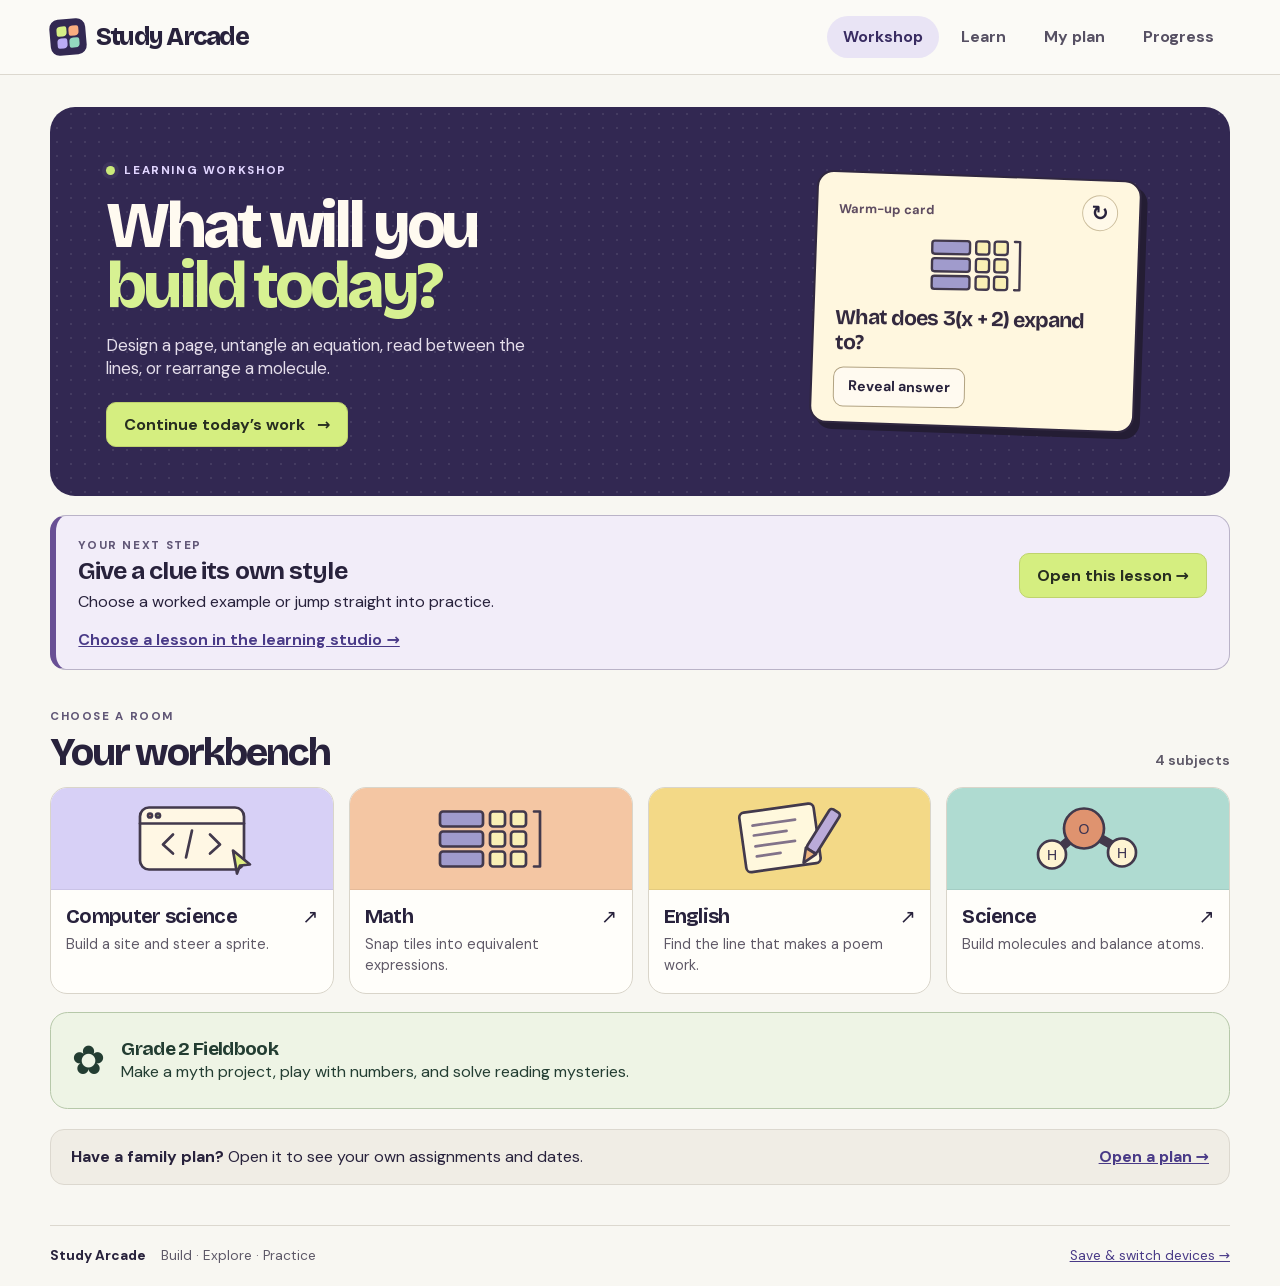
<file: docs/index.html>
<!doctype html>
<html lang="en"><head><meta charset="utf-8"><meta name="viewport" content="width=device-width, initial-scale=1"><meta name="theme-color" content="#322852">
<meta name="referrer" content="no-referrer"><meta http-equiv="Content-Security-Policy" content="default-src 'none'; script-src 'unsafe-inline'; worker-src 'self'; style-src 'unsafe-inline'; img-src data:; font-src data:; connect-src https://script.google.com https://script.googleusercontent.com; base-uri 'none'; form-action 'none'">
<title>Study Arcade · Workshop</title><style>/* Copyright 2022 The Bricolage Grotesque Project Authors (https://github.com/ateliertriay/bricolage)

This Font Software is licensed under the SIL Open Font License, Version 1.1.
This license is copied below, and is also available with a FAQ at:
https://scripts.sil.org/OFL


-----------------------------------------------------------
SIL OPEN FONT LICENSE Version 1.1 - 26 February 2007
-----------------------------------------------------------

PREAMBLE
The goals of the Open Font License (OFL) are to stimulate worldwide
development of collaborative font projects, to support the font creation
efforts of academic and linguistic communities, and to provide a free and
open framework in which fonts may be shared and improved in partnership
with others.

The OFL allows the licensed fonts to be used, studied, modified and
redistributed freely as long as they are not sold by themselves. The
fonts, including any derivative works, can be bundled, embedded,
redistributed and/or sold with any software provided that any reserved
names are not used by derivative works. The fonts and derivatives,
however, cannot be released under any other type of license. The
requirement for fonts to remain under this license does not apply
to any document created using the fonts or their derivatives.

DEFINITIONS
"Font Software" refers to the set of files released by the Copyright
Holder(s) under this license and clearly marked as such. This may
include source files, build scripts and documentation.

"Reserved Font Name" refers to any names specified as such after the
copyright statement(s).

"Original Version" refers to the collection of Font Software components as
distributed by the Copyright Holder(s).

"Modified Version" refers to any derivative made by adding to, deleting,
or substituting -- in part or in whole -- any of the components of the
Original Version, by changing formats or by porting the Font Software to a
new environment.

"Author" refers to any designer, engineer, programmer, technical
writer or other person who contributed to the Font Software.

PERMISSION & CONDITIONS
Permission is hereby granted, free of charge, to any person obtaining
a copy of the Font Software, to use, study, copy, merge, embed, modify,
redistribute, and sell modified and unmodified copies of the Font
Software, subject to the following conditions:

1) Neither the Font Software nor any of its individual components,
in Original or Modified Versions, may be sold by itself.

2) Original or Modified Versions of the Font Software may be bundled,
redistributed and/or sold with any software, provided that each copy
contains the above copyright notice and this license. These can be
included either as stand-alone text files, human-readable headers or
in the appropriate machine-readable metadata fields within text or
binary files as long as those fields can be easily viewed by the user.

3) No Modified Version of the Font Software may use the Reserved Font
Name(s) unless explicit written permission is granted by the corresponding
Copyright Holder. This restriction only applies to the primary font name as
presented to the users.

4) The name(s) of the Copyright Holder(s) or the Author(s) of the Font
Software shall not be used to promote, endorse or advertise any
Modified Version, except to acknowledge the contribution(s) of the
Copyright Holder(s) and the Author(s) or with their explicit written
permission.

5) The Font Software, modified or unmodified, in part or in whole,
must be distributed entirely under this license, and must not be
distributed under any other license. The requirement for fonts to
remain under this license does not apply to any document created
using the Font Software.

TERMINATION
This license becomes null and void if any of the above conditions are
not met.

DISCLAIMER
THE FONT SOFTWARE IS PROVIDED "AS IS", WITHOUT WARRANTY OF ANY KIND,
EXPRESS OR IMPLIED, INCLUDING BUT NOT LIMITED TO ANY WARRANTIES OF
MERCHANTABILITY, FITNESS FOR A PARTICULAR PURPOSE AND NONINFRINGEMENT
OF COPYRIGHT, PATENT, TRADEMARK, OR OTHER RIGHT. IN NO EVENT SHALL THE
COPYRIGHT HOLDER BE LIABLE FOR ANY CLAIM, DAMAGES OR OTHER LIABILITY,
INCLUDING ANY GENERAL, SPECIAL, INDIRECT, INCIDENTAL, OR CONSEQUENTIAL
DAMAGES, WHETHER IN AN ACTION OF CONTRACT, TORT OR OTHERWISE, ARISING
FROM, OUT OF THE USE OR INABILITY TO USE THE FONT SOFTWARE OR FROM
OTHER DEALINGS IN THE FONT SOFTWARE.
 */
@font-face{font-family:'Bricolage Grotesque';font-style:normal;font-weight:400 800;src:url([data-uri]) format('woff2');font-display:swap}
/* Copyright 2014 The DM Sans Project Authors (https://github.com/googlefonts/dm-fonts)

This Font Software is licensed under the SIL Open Font License, Version 1.1.
This license is copied below, and is also available with a FAQ at:
https://scripts.sil.org/OFL


-----------------------------------------------------------
SIL OPEN FONT LICENSE Version 1.1 - 26 February 2007
-----------------------------------------------------------

PREAMBLE
The goals of the Open Font License (OFL) are to stimulate worldwide
development of collaborative font projects, to support the font creation
efforts of academic and linguistic communities, and to provide a free and
open framework in which fonts may be shared and improved in partnership
with others.

The OFL allows the licensed fonts to be used, studied, modified and
redistributed freely as long as they are not sold by themselves. The
fonts, including any derivative works, can be bundled, embedded,
redistributed and/or sold with any software provided that any reserved
names are not used by derivative works. The fonts and derivatives,
however, cannot be released under any other type of license. The
requirement for fonts to remain under this license does not apply
to any document created using the fonts or their derivatives.

DEFINITIONS
"Font Software" refers to the set of files released by the Copyright
Holder(s) under this license and clearly marked as such. This may
include source files, build scripts and documentation.

"Reserved Font Name" refers to any names specified as such after the
copyright statement(s).

"Original Version" refers to the collection of Font Software components as
distributed by the Copyright Holder(s).

"Modified Version" refers to any derivative made by adding to, deleting,
or substituting -- in part or in whole -- any of the components of the
Original Version, by changing formats or by porting the Font Software to a
new environment.

"Author" refers to any designer, engineer, programmer, technical
writer or other person who contributed to the Font Software.

PERMISSION & CONDITIONS
Permission is hereby granted, free of charge, to any person obtaining
a copy of the Font Software, to use, study, copy, merge, embed, modify,
redistribute, and sell modified and unmodified copies of the Font
Software, subject to the following conditions:

1) Neither the Font Software nor any of its individual components,
in Original or Modified Versions, may be sold by itself.

2) Original or Modified Versions of the Font Software may be bundled,
redistributed and/or sold with any software, provided that each copy
contains the above copyright notice and this license. These can be
included either as stand-alone text files, human-readable headers or
in the appropriate machine-readable metadata fields within text or
binary files as long as those fields can be easily viewed by the user.

3) No Modified Version of the Font Software may use the Reserved Font
Name(s) unless explicit written permission is granted by the corresponding
Copyright Holder. This restriction only applies to the primary font name as
presented to the users.

4) The name(s) of the Copyright Holder(s) or the Author(s) of the Font
Software shall not be used to promote, endorse or advertise any
Modified Version, except to acknowledge the contribution(s) of the
Copyright Holder(s) and the Author(s) or with their explicit written
permission.

5) The Font Software, modified or unmodified, in part or in whole,
must be distributed entirely under this license, and must not be
distributed under any other license. The requirement for fonts to
remain under this license does not apply to any document created
using the Font Software.

TERMINATION
This license becomes null and void if any of the above conditions are
not met.

DISCLAIMER
THE FONT SOFTWARE IS PROVIDED "AS IS", WITHOUT WARRANTY OF ANY KIND,
EXPRESS OR IMPLIED, INCLUDING BUT NOT LIMITED TO ANY WARRANTIES OF
MERCHANTABILITY, FITNESS FOR A PARTICULAR PURPOSE AND NONINFRINGEMENT
OF COPYRIGHT, PATENT, TRADEMARK, OR OTHER RIGHT. IN NO EVENT SHALL THE
COPYRIGHT HOLDER BE LIABLE FOR ANY CLAIM, DAMAGES OR OTHER LIABILITY,
INCLUDING ANY GENERAL, SPECIAL, INDIRECT, INCIDENTAL, OR CONSEQUENTIAL
DAMAGES, WHETHER IN AN ACTION OF CONTRACT, TORT OR OTHERWISE, ARISING
FROM, OUT OF THE USE OR INABILITY TO USE THE FONT SOFTWARE OR FROM
OTHER DEALINGS IN THE FONT SOFTWARE.
 */
@font-face{font-family:'DM Sans';font-style:normal;font-weight:400 800;src:url([data-uri]) format('woff2');font-display:swap}
:root{--ink:#28223c;--muted:#5e5968;--purple:#51408c;--line:#dcd8cf;--paper:#f8f7f2;--heading:'Bricolage Grotesque',system-ui,sans-serif;--body:'DM Sans',system-ui,sans-serif;font:16px/1.5 var(--body);color:var(--ink);background:var(--paper);color-scheme:light}
*{box-sizing:border-box}body{margin:0}html{scroll-padding-top:15px}a{color:#493a87}button,a,input,textarea,select,summary{touch-action:manipulation}button,.primary,.secondary{font:700 1rem/1.25 var(--body);border:1.5px solid #807a8c;border-radius:10px;padding:.72rem 1.04rem;color:var(--ink);background:#fff;cursor:pointer;min-height:44px}button:hover,.secondary:hover{background:#f0edf7}button:disabled{cursor:default}.primary,.secondary{display:inline-flex;align-items:center;justify-content:center;gap:12px;text-decoration:none}.primary{background:#d5ee80;border-color:#bfd36e;color:#272d20}.primary:hover{background:#e4f69f}.secondary{background:#f6f2ff;border-color:#baa9df}button:focus-visible,a:focus-visible,summary:focus-visible,input:focus-visible,textarea:focus-visible,select:focus-visible{outline:3px solid #915800;outline-offset:3px}.frame{width:min(1180px,94%);margin-inline:auto}.sitehead{border-bottom:1px solid var(--line);background:#fbfaf6}.nav{display:flex;align-items:center;justify-content:space-between;gap:16px;min-height:74px}.brand{font:800 1.57rem var(--heading);letter-spacing:-.07em;color:var(--ink);text-decoration:none;display:flex;align-items:center;gap:10px}.mark{display:grid;grid-template-columns:repeat(2,10px);gap:2px;background:#322852;padding:7px;border-radius:9px;transform:rotate(-5deg)}.mark i{height:10px;background:#d6ef87;border-radius:4px 2px}.mark i:nth-child(2){background:#f9ad80}.mark i:nth-child(3){background:#bbacf5}.mark i:nth-child(4){background:#94d8bf}.nav nav{display:flex;gap:6px}.nav nav a{font-weight:680;text-decoration:none;color:#565063;padding:9px 16px;border-radius:22px}.nav nav a[aria-current]{color:#392c62;background:#e9e4f5}.skip{position:absolute;top:-100px;left:1rem;background:white;padding:10px;z-index:5}.skip:focus{top:0}
main{padding-block:32px 40px;min-height:74vh}.room{display:none}.room.active{display:block}.room>h1{font:800 clamp(2.1rem,5vw,3.8rem)/1.02 var(--heading);letter-spacing:-.065em;margin:.35em 0 .2em}.room>h2,.section-title h2{font:760 clamp(1.8rem,3vw,2.4rem)/1.05 var(--heading);letter-spacing:-.055em}.intro{max-width:780px;font-size:1.1rem;color:var(--muted);margin:0 0 1.4rem}.eyebrow{font-size:.72rem;font-weight:800;letter-spacing:.14em;text-transform:uppercase;margin:.4rem 0;color:#615777}h2,h3{line-height:1.2;font-family:var(--heading);letter-spacing:-.035em}h2{font-size:1.55rem}h3{font-size:1.2rem}a.back,.room>a:first-child{display:inline-block;margin:.1rem 0 1.05rem;font-weight:650}.hero{border-radius:25px;background-color:#322852;background-image:radial-gradient(#ffffff16 .8px,transparent 1px);background-size:14px 14px;display:grid;grid-template-columns:minmax(0,1.22fr) minmax(260px,.78fr);gap:clamp(18px,4vw,75px);align-items:center;padding:clamp(28px,3.8vw,58px) clamp(30px,4.4vw,72px);color:#fffaf0;overflow:hidden}.hero .eyebrow{color:#e1d5ff;display:flex;align-items:center;gap:9px}.led{background:#cbea7a;border-radius:50%;width:9px;height:9px;box-shadow:0 0 0 4px #ffffff0e}.hero h1{font:800 clamp(3.2rem,5vw,5rem)/.94 var(--heading);letter-spacing:-.065em;margin:17px 0}.hero h1 em{color:#d7f192;font-style:normal}.hero-text>p:not(.eyebrow){color:#e5deeb;max-width:430px;font-size:1.05rem;line-height:1.42;margin:0 0 21px}.quick{justify-self:center;width:min(100%,325px);padding:16px 21px;background:#fff7df;border:2px solid #302740;box-shadow:6px 6px 0 #241d34;border-radius:17px;transform:rotate(2deg);color:#342a3f}.quick>*{transform:rotate(-1deg)}.quick-head{display:flex;align-items:center;justify-content:space-between;font-size:.8rem;color:#5e4c61}.quick-head button{border:1px solid #cdbf9e;border-radius:50%;min-height:36px;width:36px;padding:0;background:#fff9e9;font-size:1.3rem}.quick h2{margin:6px 0 12px;font-size:1.32rem}.quick #reveal{background:#fffaf0;border-color:#b2a382;min-height:40px;padding:7px 14px;font-size:.88rem}.quick #warmAnswer{font-size:.93rem;margin:10px 0 0}.warm-art{height:72px;width:100%;display:block}
.section-title{display:flex;align-items:end;justify-content:space-between;margin:31px 0 15px}.section-title h2{margin:.2rem 0 0}.section-title>span{font-weight:650;color:var(--muted);font-size:.85rem}.room-cards{display:grid;grid-template-columns:repeat(4,minmax(0,1fr));gap:15px}.room-card{color:var(--ink);text-decoration:none;overflow:hidden;border:1px solid #d9d5ca;border-radius:17px;background:#fffefa;transition:transform .16s,box-shadow .16s}.room-card:hover{transform:translateY(-3px);box-shadow:0 5px 14px #28223c14}.tile-art{height:102px;display:grid;place-items:center;border-bottom:1px solid #00000010}.tile-art svg{height:87px;width:170px;max-width:96%}.room-card .copy{display:block;padding:14px 15px 16px}.room-card h3{margin:0;display:flex;align-items:center;justify-content:space-between;font-size:1.25rem}.room-card h3 span{font:500 1.2rem var(--body)}.room-card p{font-size:.9rem;color:#5f5967;margin:5px 0 0}.shelf,.review{margin-top:20px;border:1px solid var(--line);border-radius:14px;background:#f0ede5;padding:15px 20px;display:flex;align-items:center;justify-content:space-between;gap:15px}.shelf p,.review p{margin:0}.shelf a,.review a{font-weight:690}.review{background:#eee8f8}.grid2,.blocks{display:grid;grid-template-columns:repeat(2,minmax(0,1fr));gap:16px}.card,.quizbox{background:#fffefa;border:1px solid var(--line);border-radius:16px;padding:clamp(16px,2.2vw,27px);margin:14px 0;min-width:0}.grid2>.card,.blocks>.card{margin:0}.grid2,.blocks{margin:15px 0}.card>:first-child,.quizbox>:first-child{margin-top:0}.card>:last-child{margin-bottom:0}.card h2{margin:0 0 9px}.card h3{margin:20px 0 7px}.card p{max-width:88ch}label{display:block;font-weight:620;line-height:1.45;margin:11px 0}textarea,input:not([type=checkbox]),select{display:block;margin:5px 0 9px;max-width:100%;min-height:42px;color:var(--ink);border:1px solid #aaa2b2;border-radius:8px;padding:8px 10px;background:#fff;font:inherit}textarea,input[type=text],input:not([type]),input[type=file]{width:100%}textarea{min-height:78px;resize:vertical}input[type=checkbox]{width:18px;height:18px;vertical-align:middle;accent-color:var(--purple);margin-right:5px}summary{cursor:pointer;color:var(--purple);font-weight:700;padding:7px 0}pre{white-space:pre-wrap;overflow-wrap:anywhere}code{overflow-wrap:anywhere}.tip,.feedback,.note-box{background:#f1eef8;border-left:3px solid #a494c6;border-radius:7px;padding:11px 14px}.good{background:#e7f3db;border-color:#739249}.choices{display:grid;grid-template-columns:repeat(2,minmax(0,1fr));gap:9px}.choices button{text-align:left}.choices button.correct{background:#e2f2d7;border-color:#567c42}.choices button.wrong{background:#f9e3d8;border-color:#ae6949}.actions,.quizhead,.quiznext{display:flex;flex-wrap:wrap;align-items:center;gap:10px}.quizhead{justify-content:space-between;color:var(--muted);font-size:.9rem}.quiznext{margin-top:15px}.linkbtn{background:transparent;border:0;text-decoration:underline;color:var(--purple);font-size:.9rem;padding:5px 7px}.days{display:flex;flex-wrap:wrap;gap:8px}.days button[aria-pressed=true],.exam-selected{background:#514178;color:white}.dayselect{display:flex;align-items:center;gap:12px;flex-wrap:wrap}.dayselect label{margin:0}.school-links{display:flex;gap:12px;flex-wrap:wrap}.school-links a{font-weight:650}.statusline{min-height:1.3em}.mastery-row{display:grid;grid-template-columns:145px 1fr 70px;gap:10px;align-items:center;margin:9px 0}progress{width:100%;accent-color:#63569c}blockquote{margin:1rem 0;padding:10px 18px;border-left:4px solid #b9a0d8;background:#f4eff9}table{border-collapse:collapse;width:100%}th,td{vertical-align:top;text-align:left}footer{border-top:1px solid var(--line);padding:20px 0;display:flex;gap:15px;align-items:center;color:var(--muted);font-size:.85rem}footer a{margin-left:auto}.footbrand{font-weight:780;color:var(--ink)}[hidden],#paper{display:none!important}
@media(max-width:850px){.room-cards{grid-template-columns:repeat(2,minmax(0,1fr))}.hero{gap:20px;padding:30px}.quick{padding:12px 16px}.tile-art{height:93px}}
@media(max-width:620px){.frame{width:92%}.nav{gap:6px;flex-wrap:wrap;padding:12px 0 9px;min-height:60px}.brand{font-size:1.34rem}.nav nav{gap:0}.nav nav a{font-size:.84rem;padding:8px}.hero{grid-template-columns:1fr;padding:24px 21px;gap:21px}.hero h1{font-size:3.35rem}.hero-text>p:not(.eyebrow){font-size:1rem}.quick{width:100%;transform:none;max-width:100%;justify-self:start}.quick>*{transform:none}.warm-art{height:45px}.quick h2{font-size:1.14rem}.room-cards{gap:9px}.room-card .copy{padding:11px}.room-card h3{font-size:1.04rem}.room-card p{font-size:.83rem}.tile-art{height:75px}.tile-art svg{height:65px}.grid2,.blocks,.choices{grid-template-columns:minmax(0,1fr)}.shelf,.review{align-items:start;flex-direction:column;gap:5px}.mastery-row{grid-template-columns:95px 1fr 45px}.section-title{margin-top:22px}main{padding-top:17px}footer{flex-wrap:wrap}footer a{margin-left:0}}
@media(prefers-reduced-motion:reduce){*{transition:none!important;scroll-behavior:auto!important}}
@page{size:letter;margin:14mm}
@media print{body{background:white;color:#121212}.sitehead,main,footer,.skip,noscript{display:none!important}#paper{display:block!important;font:10pt/1.25 Arial,sans-serif}#paper h1{font:700 21pt Arial;margin:0 0 2mm}#paper h2{font:700 12pt Arial;margin:4mm 0 1mm}#paper p,#paper li{margin:1mm 0}#paper td,#paper th{font-size:9pt;padding:1.1mm 2mm 1.1mm 0;border-bottom:1px solid #ccc;overflow-wrap:anywhere}#paper table{table-layout:fixed}#paper th:first-child{width:37%}#paper ul{padding-left:5mm;margin:1mm 0}#paper .small{font-size:8pt}}
#exam fieldset{margin:18px 0;border:1px solid var(--line);border-radius:10px;padding:11px 14px}#exam input[type=radio]{display:inline-block;min-height:0;margin:0 .5rem 0 0;width:auto;accent-color:var(--purple)}#exam fieldset label{font-weight:500}#saveWarning:not([hidden]){display:block;background:#fff1cc;padding:7px 14px}#paper{overflow-wrap:anywhere}
.room-head h1{font:800 clamp(2.2rem,5vw,3.8rem)/1.04 var(--heading);letter-spacing:-.065em;margin:.2em 0}.room-head .intro{margin-top:10px}fieldset{min-width:0}#mastery details p{white-space:pre-wrap;overflow-wrap:anywhere}

.grade-fieldbook{display:flex;align-items:center;gap:1rem;border:1px solid #b6c8a9;border-radius:1.1rem;background:#eef4e5;color:#233d32;padding:1.1rem 1.3rem;margin:1.1rem 0;text-decoration:none}.grade-fieldbook>span{font-size:2.5rem}.grade-fieldbook h3,.grade-fieldbook p{margin:0}.grade-fieldbook:hover{border-color:#416a4e}

.today-guide{display:grid;grid-template-columns:minmax(0,1fr) auto;align-items:center;gap:.65rem 1.4rem;border:1px solid #bab3c8;border-left:6px solid #695095;border-radius:16px;background:#f2edf9;padding:1.1rem 1.4rem;margin:1.2rem 0}
.today-guide h2,.today-guide p{margin:.2rem 0}.today-guide p:not(.eyebrow){max-width:70ch}.studio-link{grid-column:1/-1;width:fit-content;font-weight:650}
.guide-actions,.lesson-actions,.subject-guides>div,.mode-picks{display:flex;align-items:center;flex-wrap:wrap;gap:.55rem}
.guide-selects{display:grid;grid-template-columns:repeat(auto-fit,minmax(min(100%,13rem),1fr));gap:1rem;margin:.8rem 0}.guide-selects label{display:grid;gap:.3rem;font-weight:700}.guide-selects select{min-width:0;max-width:100%;width:100%;min-height:44px;border:1px solid #a79bb8;border-radius:9px;background:#fff;color:var(--ink);font:inherit;font-weight:500;padding:.4rem}
.studio-tools{grid-template-columns:minmax(0,2fr) minmax(0,1fr)}.mode-picks{margin:.5rem 0 1.1rem}.mode-picks button[aria-pressed=true]{background:#42335e;color:white;border-color:#42335e}
#lessonPanel{max-width:60rem}.lesson-card{border-top:5px solid #715591}.lesson-intro,.lesson-question{font-size:1.08rem;max-width:65ch}.lesson-visual{border-left:4px solid #ab95d1;background:#352b47;color:#fcf9fe;border-radius:9px;padding:1rem 1.2rem;line-height:1.55;font-size:clamp(.9rem,1.7vw,1.06rem);tab-size:2}.lesson-card p,.lesson-project p,.lesson-media p{max-width:76ch}.lesson-project,.lesson-media,.guide-checkin{margin:.8rem 0}.lesson-project .grid2>*{min-width:0}.lesson-actions{margin-top:1.1rem}.lesson-scaffold,.lesson-coach{margin:.8rem 0}.lesson-choices button{text-align:left;white-space:pre-line}.lesson-choices button.correct{opacity:1}.lesson-question{white-space:pre-line}
.subject-guides{background:#f1edf6;border-radius:12px;padding:.9rem 1.15rem;margin:1rem 0}.subject-guides>div{margin-top:.45rem}.subject-guides button{font-size:.9rem}.skill-list{list-style:none;padding:0}.skill-list li{display:flex;justify-content:space-between;align-items:center;flex-wrap:wrap;gap:.25rem .6rem;border-bottom:1px solid var(--line);padding:.3rem 0}.skill-list span{font-size:.9rem;color:var(--muted)}
@media(max-width:700px){.today-guide{grid-template-columns:1fr}.nav{flex-wrap:wrap;justify-content:flex-start;gap:.25rem .6rem;padding-block:.5rem}.nav nav{flex-wrap:wrap}.nav nav a{min-height:44px;display:flex;align-items:center}.studio-tools{grid-template-columns:1fr}.guide-actions>*{min-width:0}}
@media print{.subject-guides,.today-guide,.guide-actions{display:none}}
</style></head><body>
<a class="skip" href="#workspace">Skip to workspace</a>
<header class="sitehead"><div class="frame nav"><a href="#home" class="brand"><span aria-hidden="true" class="mark"><i></i><i></i><i></i><i></i></span>Study Arcade</a><nav aria-label="Main navigation"><a href="#home">Workshop</a><a href="#learn">Learn</a><a href="#plan">My plan</a><a href="#progress">Progress</a></nav></div></header>
<a id="saveWarning" class="frame" href="#progress" hidden></a><noscript><p class="frame">Enable JavaScript in your browser to use the activities and save progress.</p></noscript>
<main id="workspace" class="frame" tabindex="-1">
<section id="home" class="room active">
<div class="hero"><div class="hero-text"><p class="eyebrow"><span class="led"></span> Learning workshop</p><h1>What will you<br><em>build today?</em></h1><p>Design a page, untangle an equation, read between the lines, or rearrange a molecule.</p><a class="primary" id="continue" href="#computing">Continue today’s work <span aria-hidden="true">→</span></a></div>
<article class="quick"><div class="quick-head"><b>Warm-up card</b><button id="shuffle" aria-label="Next warm-up card" title="Next card">↻</button></div><div id="warmArt" aria-hidden="true"></div><h2 id="warmPrompt"></h2><button id="reveal" aria-expanded="false" aria-controls="warmAnswer">Reveal answer</button><p id="warmAnswer" hidden></p></article></div>
<div id="todayGuide" class="today-guide"></div>
<div class="section-title"><div><p class="eyebrow">Choose a room</p><h2>Your workbench</h2></div><span id="roomCount">4 subjects</span></div>
<div id="roomCards" class="room-cards"></div><aside id="reviewPanel" class="review" hidden></aside>
<a href="./grade-2/" class="grade-fieldbook"><span aria-hidden="true">✿</span><div><h3>Grade 2 Fieldbook</h3><p>Make a myth project, play with numbers, and solve reading mysteries.</p></div></a>
<div id="planTease" class="shelf"></div>
</section>
<section id="learn" class="room">
<a href="#home" class="back">← Workshop</a><h1>Learning studio</h1>
<div id="guideStart"></div><div id="guideControls"></div><div id="lessonPanel"></div>
</section>
<section class="room" id="computing" aria-labelledby="computing-title">
  <header class="room-head">
    <a href="#home" class="back">← Home</a>
    <h1 id="computing-title">Computing studio</h1>
    <p class="intro">Build a page for a comic shop or soccer club. Then test how the browser selects elements and how a sprite responds to your keys.</p>
  </header>
  <article class="card">
    <h2>Start with a shelf</h2>
    <p>Imagine three books on a shelf. The shelf is the <strong>parent</strong>. The books are its <strong>children</strong>. Give the parent a Flexbox layout, and it can arrange all three books at once.</p>
    <pre class="cs-code"><code>.shelf {
  display: flex;
  justify-content: space-between;
}</code></pre>
    <div class="cs-worked" role="img" aria-label="Three labeled books spread evenly from the left edge to the right edge"><span>Maps</span><span>Birds</span><span>Stars</span></div>
    <p>With a row and extra space, <code>space-between</code> puts the first and last items at the edges and shares the remaining space between neighbours. Try this rule on the banner below.</p>
  </article>
  <article class="card">
    <h2>Choose a design brief</h2>
    <label for="cs-client">Who needs the page?</label>
    <select id="cs-client"><option value="">Choose a client</option><option value="comic">Comic shop</option><option value="soccer">Soccer club</option></select>
    <p id="cs-client-tip" class="tip" aria-live="polite">Pick a client to see the layout request.</p>
    <label>Where I will keep my sketch and design packet <input type="text" data-note="cs-packet-location" placeholder="Paper notebook, project folder or another place"></label>
    <div class="grid2">
      <label>What does the banner need to do? <textarea data-note="cs-difference-1" placeholder="The client needs … The preview begins with …"></textarea></label>
      <label>What does the gallery need to do? <textarea data-note="cs-difference-2" placeholder="Which items belong together? What changes on a small screen?"></textarea></label>
    </div>
  </article>
  <article class="card">
    <h2>Build the layout</h2>
    <p>The banner and the gallery each have a parent that controls its children. Pick a container, predict a change and try it. Use a narrow width to see what happens when the children run out of space.</p>
    <label>My prediction <input type="text" data-note="cs-flex-prediction" placeholder="If I change … in the gallery, I expect …"></label>
    <div class="cs-controls">
      <label>Container <select id="cs-flex-target"><option value="banner">Banner</option><option value="gallery">Gallery</option></select></label>
      <label>Direction <select id="cs-flex-direction"><option value="row">Row</option><option value="column">Column</option><option value="row-reverse">Reverse row</option></select></label>
      <label>Line breaks <select id="cs-flex-wrap"><option value="nowrap">One line</option><option value="wrap">Wrap</option></select></label>
      <label>Main axis <select id="cs-flex-justify"><option value="flex-start">Start</option><option value="center">Center</option><option value="space-between">Space between</option></select></label>
      <label>Cross axis <select id="cs-flex-align"><option value="flex-start">Start</option><option value="center">Center</option><option value="flex-end">End</option></select></label>
      <label>Width <select id="cs-flex-size"><option value="wide">Wide</option><option value="narrow">Narrow</option></select></label>
    </div>
    <div class="cs-lab-preview">
      <div class="cs-runway"><b>Banner</b><div id="cs-flex-banner" class="cs-flex-line" tabindex="0" role="group" aria-label="Banner preview"><span>Logo</span><span>Title</span><span>Menu</span><span>News</span></div></div>
      <div class="cs-runway"><b>Gallery</b><div id="cs-flex-gallery" class="cs-flex-line" tabindex="0" role="group" aria-label="Gallery preview"><span>One</span><span>Two</span><span>Three</span><span>Four</span></div></div>
    </div>
    <button type="button" id="cs-check-brief">Check my layout</button>
    <p id="cs-brief-feedback" class="cs-brief-feedback" aria-live="polite"></p>
    <details class="cs-explain"><summary>See the CSS for this container</summary><pre class="cs-code"><code id="cs-flex-code"></code></pre></details>
    <p id="cs-flex-meaning" aria-live="polite"></p>
    <label>What actually changed? <textarea data-note="cs-flex-observed" placeholder="Name the property, the parent it changed, and what happened to its children."></textarea></label>
  </article>
  <article class="card">
    <h2>Make a design packet</h2>
    <p>Sketch a version of the page on paper or in your own editor. Draw a box around each group that shares a job. Give each a class name and pick a style you can explain. For example, a museum might use <code>.captions</code> for text beneath photos.</p>
    <div class="cs-plan-rows">
      <div><strong>Group 1</strong><label>Elements <input data-note="cs-elements-1"></label><label>Class <input data-note="cs-class-1"></label><label>CSS choice and reason <input data-note="cs-style-1"></label></div>
      <div><strong>Group 2</strong><label>Elements <input data-note="cs-elements-2"></label><label>Class <input data-note="cs-class-2"></label><label>CSS choice and reason <input data-note="cs-style-2"></label></div>
      <div><strong>Group 3</strong><label>Elements <input data-note="cs-elements-3"></label><label>Class <input data-note="cs-class-3"></label><label>CSS choice and reason <input data-note="cs-style-3"></label></div>
    </div>
    <p>Add both Flexbox parents to your sketch. Put their children inside the boxes and circle the first change you want to try.</p>
    <label>My first fix <input data-note="cs-first-fix" placeholder="In ___, I will change ___ so the client can ___."></label>
  </article>
  <article class="card">
    <h2>Try, check, then reflect</h2>
    <p>Use your sketch, code or preview to back up each check. For example, point to the rule that wraps your gallery and show what changes when it is off.</p>
    <div class="cs-checks">
      <label><input type="checkbox" data-check="cs-client-fit"> I can point to the client’s requests, my plan, and the matching parts of my page.</label>
      <label><input type="checkbox" data-check="cs-flex-evidence"> I can show two containers and at least three Flexbox properties, including <code>display: flex</code>.</label>
      <label><input type="checkbox" data-check="cs-class-evidence"> I can explain at least three classes and how they give different styles to groups of elements.</label>
      <label><input type="checkbox" data-check="cs-read-evidence"> My HTML and CSS use consistent indentation and spacing.</label>
      <label><input type="checkbox" data-check="cs-comment-evidence"> My added HTML groups and stylesheet include useful comments.</label>
      <label><input type="checkbox" data-check="cs-syntax-evidence"> I checked the added HTML and CSS syntax, ran the page and inspected the result.</label>
    </div>
    <div class="grid2">
      <label>Which change are you proud of? What would you do differently? <textarea data-note="cs-reflect-client"></textarea></label>
      <label>What was difficult, and how did you work through it? <textarea data-note="cs-reflect-debug"></textarea></label>
    </div>

  </article>

  <article class="card">
    <h2>HTML &amp; CSS reference</h2>
    <details><summary>Tags, styles and publishing</summary><ul>
    <li>Put visible content in <code>&lt;body&gt;</code>. Give the page an <code>&lt;h1&gt;</code> heading, use <code>&lt;p&gt;</code> for a paragraph, and nest <code>&lt;li&gt;</code> items inside <code>&lt;ul&gt;</code> for a bulleted list.</li>
    <li>An image uses <code>src</code> for its file and <code>alt</code> for its text alternative. A link uses <code>&lt;a href="…"&gt;</code>. A note between <code>&lt;!--</code> and <code>--&gt;</code> is an HTML comment.</li>
    <li>Placed in the head, <code>&lt;link rel="stylesheet" href="styles.css"&gt;</code> connects pages to shared style rules. <code>color</code> changes the letters. <code>background-color</code> changes the area behind them.</li>
    <li>A digital footprint can include posts or photos that others save. Use artwork you created or have permission to use, follow its license, ask people before publishing their pictures, and keep personal addresses private.</li>
    </ul></details>
  </article>
  <article class="card">
    <h2>Predict which lines will change</h2>
    <p>Two paragraphs share a class. A third has a different job. Which lines will the following selector match?</p>
    <pre class="cs-code"><code>&lt;p class="caption"&gt;Morning light&lt;/p&gt;
&lt;p class="caption"&gt;Afternoon light&lt;/p&gt;
&lt;p class="credit"&gt;Photos by the garden club&lt;/p&gt;</code></pre>
    <div class="cs-controls">
      <label>CSS selector <select id="cs-selector"><option value=".caption">.caption</option><option value=".credit">.credit</option><option value="p">p</option></select></label>
      <label>My prediction <select id="cs-guess"><option value="">Choose lines</option><option value="1">Only the first line</option><option value="2">First and second</option><option value="3">Only the third</option><option value="4">All three</option></select></label>
      <button type="button" id="cs-run-style">Run the style rule</button>
    </div>
    <pre class="cs-code"><code id="cs-selector-code"></code></pre>
    <div id="cs-style-result" class="cs-style-sample" aria-label="Rendered HTML example">
      <p class="caption">Morning light</p><p class="caption">Afternoon light</p><p class="credit">Photos by the garden club</p>
    </div>
    <p id="cs-style-feedback" aria-live="polite">Choose a selector and a prediction, then run the rule.</p>
  </article>
  <article class="card">
    <h2>HTML &amp; CSS practice</h2>
    <p>Try a question, then explain why your choice works. Use the hint to correct a miss and try a fresh example.</p>
    <div data-quiz="computing"></div>
    <label>One idea I want to explore further <input data-note="cs-retake-question"></label>
  </article>
  <article class="card">
    <h2>Move a sprite with a condition</h2>
    <p>A <strong>sprite</strong> is an object that can move on a screen. A game can check for key input on each frame. Our grid runner takes one step per keypress. If you start at x = 2, pressing right moves you to x = 3.</p>
    <pre class="cs-code"><code>if (keyDown("right") &amp;&amp; player.x &lt; 4) {
  player.x = player.x + 1;
}</code></pre>
    <p><strong>Predict.</strong> If the sprite is at x = 4 and you press right, what should happen? Move the runner to the flag, try the edge, then turn the corner. Row 0 is at the top.</p>
    <div id="cs-board" class="cs-game-board" tabindex="0" role="group" aria-label="Sprite board. Five columns, four rows. Focus here and use arrow keys, or use the buttons below."></div>
    <div id="cs-pad" class="cs-game-pad" aria-label="Move the runner">
      <button type="button" data-cs-move="up">↑ Up</button>
      <button type="button" data-cs-move="left">← Left</button>
      <button type="button" data-cs-move="down">↓ Down</button>
      <button type="button" data-cs-move="right">→ Right</button>
      <button type="button" id="cs-game-reset">Start again</button>
    </div>
    <p id="cs-game-feedback" aria-live="polite"></p>
    <label>What condition kept the runner on the board? <input data-note="cs-game-reflection" placeholder="At x = 4, pressing right … because …"></label>

  </article>
</section>

<section id="math" class="room">
  <a class="back" href="#home">← All rooms</a>
  <p class="eyebrow">Math room</p>
  <h1>Algebra tiles</h1>
  <p class="intro">Build a rectangle, count its tiles, and give the same area two names. Can you run the pattern backward?</p>
  <article class="card">
    <h2>Rectangle lab</h2>
    <p>A long tile has area <strong>x</strong>. A small square has area <strong>1</strong>. The tiles in one row form a group. Count all the rows to expand, or find equal rows to factor.</p>
    <div class="stem-controls">
      <label>Direction <select id="stem-math-mode"><option value="expand">Expand</option><option value="factor">Factor</option></select></label>
      <label>Rectangle <select id="stem-math-case"><option value="0">Garden beds</option><option value="1">Library shelves</option><option value="2">Art panels</option><option value="3">Theater rows</option></select></label>
    </div>
    <p id="stem-math-question" class="stem-question"></p>
    <div id="stem-tiles" class="stem-tiles" role="img" aria-label="Algebra tile rectangle"></div>
    <div class="stem-controls" id="stem-answer-box">
      <label><span id="stem-math-label-a">Coefficient of x</span><input id="stem-math-a" inputmode="numeric" type="number" min="0" max="100"></label>
      <label><span id="stem-math-label-b">Constant</span><input id="stem-math-b" inputmode="numeric" type="number" min="0" max="100"></label>
      <label id="stem-math-c-wrap" hidden><span>Constant in each row</span><input id="stem-math-c" inputmode="numeric" type="number" min="0" max="100"></label>
    </div>
    <div class="stem-actions"><button type="button" id="stem-math-check">Check my model</button><button type="button" id="stem-math-next">Try another rectangle</button></div>
    <p class="tip stem-feedback" id="stem-math-feedback" aria-live="polite"></p>
  </article>
  <article class="card">
    <h2>Catch the missing term</h2>
    <p>A stage crew lays out four identical rows. Each row needs <strong>2x + 3</strong> tiles. A crew member writes <strong>4(2x + 3) = 8x + 3</strong>. In a group of four rows, where did the other nine small tiles go?</p>
    <details><summary>Walk through the correction</summary>
      <p>Every row gets three small tiles, so four rows need 12. The long tiles give 4 × 2x = 8x. The finished expression is <strong>8x + 12</strong>. Reading the rectangle backward shows why 4 is the greatest common factor of 8 and 12.</p>
    </details>
    <div class="stem-controls">
      <label>Expression to test <select id="stem-claim"><option value="short">8x + 3</option><option value="full">8x + 12</option></select></label>
      <label>Substitute x = <select id="stem-value"><option value="-2">−2</option><option value="0">0</option><option value="1">1</option><option value="2">2</option><option value="3">3</option></select></label>
    </div>
    <p id="stem-substitution" class="stem-board stem-equation" aria-live="polite"></p>
    <p>One mismatch disproves a claim. One match gives you a clue. To explain why two expressions agree for <em>every</em> value, show what happens to both terms when you distribute.</p>
    <label for="nav-math-dm">Describe the original mistake and your correction</label>
    <textarea id="nav-math-dm" data-note="math-deltamath-evidence" rows="2" placeholder="The multiplier reaches __. When x is __, the two totals are __."></textarea>
  </article>
  <details class="card">
    <summary>Algebra word bank</summary>
    <dl class="stem-terms">
      <dt>Term</dt><dd>A piece of a sum, including its sign. In 5x − 2, the terms are 5x and −2.</dd>
      <dt>Coefficient</dt><dd>The numerical factor multiplying a variable. The coefficient of 5x is 5.</dd>
      <dt>Constant</dt><dd>A fixed value that does not depend on the variable. In 5x − 2, the constant term is −2.</dd>
      <dt>Distribute</dt><dd>Multiply each term inside the parentheses by the factor outside.</dd>
      <dt>Greatest common factor</dt><dd>The largest positive integer that divides each whole-number coefficient and constant without a remainder.</dd>
    </dl>
  </details>
  <div data-quiz="math"></div>
  <article class="card">
    <h2>Explain both directions</h2>
    <label for="nav-expand-proof">My expansion</label>
    <textarea id="nav-expand-proof" data-note="math-expand-proof" rows="2" placeholder="I started with __. The two partial products are __ and __."></textarea>
    <label for="nav-factor-proof">My factorization</label>
    <textarea id="nav-factor-proof" data-note="math-factor-proof" rows="2" placeholder="The greatest factor shared by both terms is __. I checked my result by __."></textarea>
    <div class="stem-checklist">
      <label><input type="checkbox" data-check="math-check-distribute"> I explained why the multiplier reaches every term.</label>
      <label><input type="checkbox" data-check="math-check-factor"> I checked a factorization by expanding it again.</label>
    </div>
  </article>
</section>
<section id="science" class="room">
  <a class="back" href="#home">← All rooms</a>
  <p class="eyebrow">Science room</p>
  <h1>Particle lab</h1>
  <p class="intro">Change the way the atoms are grouped while keeping the inventory of each element the same.</p>
  <article class="card">
    <h2>Rearrange the particles</h2>
    <p>Look at the starting molecules. Predict how many product molecules you can make if every starting atom is used. Try that count, then compare both sides.</p>
    <label>Particle set <select id="stem-atom-case"><option value="0">Water model</option><option value="1">Carbon dioxide model</option></select></label>
    <div class="stem-sides">
      <div><h3>Before</h3><div id="stem-before" class="stem-particles"></div></div>
      <div><h3>Your after model</h3><div class="stem-controls">
        <label><span id="stem-product-label"></span> <select id="stem-product-count"><option>0</option><option>1</option><option>2</option><option>3</option><option>4</option></select></label>
      </div><div id="stem-after" class="stem-particles"></div></div>
    </div>
    <p id="stem-atom-counts" aria-live="polite"></p>
    <div class="stem-actions"><button id="stem-atom-check" type="button">Check conservation</button></div>
    <p class="tip stem-feedback" id="stem-atom-feedback" aria-live="polite"></p>
    <p><strong>Read the formula.</strong> The small 2 in H₂O is a subscript. Each water molecule contains two H atoms. The 2 in <strong>2</strong> H₂O is a coefficient. It counts two whole water molecules, for four H atoms and two O atoms in all.</p>
  </article>
  <article class="card" id="stem-builder">
    <h2>Build the products yourself</h2>
    <p>Use the atoms from the starting molecules in the model above. Each tray is one new molecule. Select a tray, then add an atom from the shared supply.</p>
    <p id="stem-build-target" class="stem-question"></p>
    <div class="stem-controls">
      <label>Active tray <select id="stem-tray"><option value="0">Tray A</option><option value="1">Tray B</option></select></label>
      <button type="button" id="stem-choose-first">Add atom</button>
      <button type="button" id="stem-choose-second">Add atom</button>
    </div>
    <div class="stem-builder-grid">
      <div><h3>Tray A</h3><div id="stem-build-a" class="stem-board" aria-live="polite"></div></div>
      <div><h3>Tray B</h3><div id="stem-build-b" class="stem-board" aria-live="polite"></div></div>
    </div>
    <div class="stem-actions"><button type="button" id="stem-build-undo">Return last atom from active tray</button><button type="button" id="stem-build-check">Check my two molecules</button></div>
    <p id="stem-build-result" class="tip stem-feedback" aria-live="polite"></p>
  </article>
  <article class="card">
    <h2>What counts as evidence?</h2>
    <p>On a page of molecule sketches, two CO₂ molecules are drawn close together. A second drawing shows the same two molecules farther apart. A third drawing shows two CO molecules and one O₂ molecule.</p>
    <details><summary>Which drawing shows different substances?</summary>
      <p>The first and second drawings differ in spacing. Each still contains two CO₂ molecules. In the third drawing the atoms have new partners. Both carbon atoms and all four oxygen atoms are accounted for, and the molecules have changed. This is a comparison of particle diagrams.</p>
    </details>
  </article>
  <div data-quiz="science"></div>
  <article class="card">
    <h2>From memory</h2>
    <p>Cover the model. Sketch the starting and ending molecules from one set. Label the atoms, tally both sides, then reopen the model and correct one detail.</p>
    <label for="nav-u0-retrieval">My first explanation and my revision</label>
    <textarea id="nav-u0-retrieval" data-note="science-u0-retrieval" rows="3" placeholder="I first drew __. My count showed __. I changed __ because __."></textarea>
    <label for="nav-science-question">A question my model raises</label>
    <textarea id="nav-science-question" data-note="science-show-and-ask" rows="2" placeholder="I wonder what would happen if __. My model predicts __."></textarea>
    <div class="stem-checklist">
      <label><input type="checkbox" data-check="science-check-inventory"> I counted each element separately on both sides.</label>
      <label><input type="checkbox" data-check="science-check-formula"> I explained what a coefficient changes and what a subscript changes.</label>
      <label><input type="checkbox" data-check="science-check-evidence"> I used evidence to revise or support my original prediction.</label>
    </div>
  </article>
</section>
<style>
.stem-controls,.stem-actions,.stem-particles{display:flex;align-items:center;flex-wrap:wrap;gap:.65rem 1rem;margin:.75rem 0}.stem-controls label{display:grid;gap:.3rem;max-width:100%}.stem-controls input{max-width:8em}.stem-controls [hidden]{display:none!important}.stem-controls input,.stem-controls select,#stem-atom-case{font:inherit;padding:.48rem;max-width:100%;min-height:44px}.stem-question{font-weight:700}.stem-tiles{display:inline-flex;flex-direction:column;gap:.2rem;border:1px solid #547963;border-radius:.45rem;padding:.5rem;background:#f3f8f3;max-width:100%;margin:.35rem 0;box-sizing:border-box}.stem-tile-row{display:flex;gap:.17rem}.stem-tile{display:grid;place-items:center;font-size:.82rem;height:1.45rem;line-height:1;border:1px solid;box-sizing:border-box}.stem-x{width:clamp(2rem,6vw,3.5rem);background:#ddedcc;color:#254521}.stem-one{width:1.45rem;background:#ffead7;color:#673410}.stem-sides{display:grid;grid-template-columns:repeat(auto-fit,minmax(min(100%,13rem),1fr));gap:1rem;margin:1rem 0}.stem-sides>div{border:1px solid #adbab2;border-radius:.5rem;padding:.8rem}.stem-sides h3{margin:.15rem 0 .45rem}.stem-molecule{display:inline-flex;align-items:center;border:1px dashed #87958f;padding:.38rem;border-radius:.75rem}.stem-ball{display:inline-grid;place-items:center;border:1px solid;border-radius:50%;width:1.75rem;height:1.75rem;font-weight:700;font-size:.83rem}.stem-H{background:#e4f2fc;color:#193d56}.stem-O{background:#fce2d2;color:#65341e}.stem-C{background:#e4e1f5;color:#34255a}.stem-feedback:empty{display:none}

.stem-builder-grid{display:grid;grid-template-columns:repeat(auto-fit,minmax(min(100%,14rem),1fr));gap:.8rem;margin:1rem 0}.stem-builder-grid>div{border:1px solid #aaa6c0;border-radius:.55rem;padding:.8rem}.stem-builder-grid h3{margin:.15rem 0 .55rem}.stem-controls button,.stem-actions button,#stem-builder input,#stem-builder select{min-height:44px}.stem-board{padding:.75rem;border:1px dashed currentColor;border-radius:.45rem}.stem-equation{font-size:clamp(1rem,2.5vw,1.32rem);font-weight:700;font-variant-numeric:tabular-nums}.stem-terms dt{font-weight:bold}.stem-terms dd{margin:0 0 .65rem}.stem-molecule,.stem-ball{box-sizing:border-box}.stem-circle{width:1.75em;height:1.75em;border-radius:50%;display:inline-grid;place-items:center;font-weight:bold;margin:.1em}.stem-actions button{cursor:pointer}.stem-checklist{display:grid;gap:.6rem;margin:1rem 0}.stem-checklist label{display:flex;gap:.6rem;align-items:baseline}.stem-grid-note{margin-top:.75rem}
</style>

<section id="english" class="room" aria-labelledby="english-room-title">
  <a href="#home" class="back">Back to the arcade</a>
  <p class="eyebrow">English</p>
  <h1 id="english-room-title">Poetry studio</h1>
  <p class="intro">A crooked star. A train heard from an empty platform. Choose a poem and see how much a few words can reveal about its speaker.</p>

  <article class="card">
    <h2>Try reading like a poet</h2>
    <blockquote>Under the pier, the moon sets down<br>a silver plate on the water.</blockquote>
    <p><strong>Notice.</strong> The two lines compare moonlight on the water to a silver plate. You can picture its round shape and gleaming surface.</p>
    <p><strong>Interpret.</strong> The words “sets down” make the moon sound gentle. A reader might imagine the water staying still long enough to hold the reflection. This reading connects a quoted detail to a particular effect.</p>
  </article>

  <article class="card" id="poetry-lab" aria-labelledby="poetry-lab-title">
    <h2 id="poetry-lab-title">Choose your evidence</h2>
    <label for="poetry-stanza">Read a stanza</label>
    <select id="poetry-stanza"><option value="pencil">The first mark</option><option value="platform">After the last train</option></select>
    <p>Read all four lines aloud. Select up to two lines that you would bring to a discussion of the speaker’s feelings. You can change your selection.</p>
    <fieldset>
      <legend>Lines I want to discuss</legend>
      <div id="poetry-lines"></div>
    </fieldset>
    <p id="poetry-evidence-status" role="status"></p>
    <h3>Listen for the pattern</h3>
    <p>Give the first end sound an A. Reuse a letter for a matching sound. Use the next letter for a new sound.</p>
    <div id="poetry-rhyme-choices" style="display:flex;gap:.75rem;flex-wrap:wrap"></div>
    <button type="button" id="poetry-check-rhyme">Check my rhyme scheme</button>
    <p id="poetry-rhyme-feedback" role="status"></p>

    <h3>Tag an image</h3>
    <p id="poetry-sense-stem"></p>
    <label for="poetry-sense">Which sense does that phrase most directly call on?</label>
    <select id="poetry-sense">
      <option value="">Choose a sense</option><option value="sight">Sight</option><option value="sound">Sound</option><option value="touch">Touch</option>
    </select>
    <button type="button" id="poetry-check-sense">Check my image tag</button>
    <p id="poetry-sense-feedback" role="status"></p>

    <h3>Compare two readings</h3>
    <p>Both readers noticed something. Which reading explains more of the poem, from its opening to its last line? Pick one and test it against the lines you selected.</p>
    <fieldset>
      <legend>Which reading can I better support?</legend>
      <div id="poetry-interpretations"></div>
    </fieldset>
    <button type="button" id="poetry-compare">Compare my evidence</button>
    <p id="poetry-claim-feedback" role="status"></p>
    <label>My chosen poem and one question I have about it
      <textarea data-note="poetryChoice" rows="2" placeholder="I’m reading… I want to understand why…"></textarea>
    </label>
    <label><input type="checkbox" data-check="poetryRead"> I have chosen a poem and read it aloud.</label>
  </article>

  <article class="card">
    <h2>Write, then revise</h2>
    <p>Use the lines you selected to explain a change, a feeling or an idea in your own words. A different interpretation can work if you can show how the poem supports it.</p>
    <div class="grid2">
      <label>First detail and its effect
        <textarea data-note="poetryEvidence1" rows="3" placeholder="In line ___, the word or image ___ suggests…"></textarea>
      </label>
      <label>Second detail and its effect
        <textarea data-note="poetryEvidence2" rows="3" placeholder="By line ___, the word or image ___ adds…"></textarea>
      </label>
    </div>
    <label>My first draft
      <textarea data-note="poetryClaim" rows="3" placeholder="What do the two details help you understand about the speaker?"></textarea>
    </label>
    <fieldset>
      <legend>Editor’s self-check</legend>
      <label><input type="checkbox" data-check="poetryCheckClaim"> I can underline the sentence that gives my interpretation.</label>
      <label><input type="checkbox" data-check="poetryCheckDetail"> I can point to two exact words or phrases from the poem.</label>
      <label><input type="checkbox" data-check="poetryCheckEffect"> After each detail, I explain the picture, feeling or change it creates.</label>
    </fieldset>
    <label>My revision
      <textarea data-note="poetryRevision" rows="4" placeholder="Choose the least specific part of your first draft. Rewrite it here with a stronger link between a word and an idea."></textarea>
    </label>
  </article>

  <article class="card">
    <h2>Practice another reading</h2>
    <p>The opening questions revisit “The first mark.” Later questions use fresh lines to try the same skills in a new setting.</p>
    <details>
      <summary>Reread “The first mark”</summary>
      <blockquote>My pencil shivers in the light.<br>The blank page waits for me to start.<br>One crooked star appears in sight.<br>Its five small lines unstick my heart.</blockquote>
    </details>
    <div data-quiz="poetry"></div>
  </article>

  <article class="card">
    <h2>Make a response worth showing</h2>
    <p><strong>Digital response.</strong> Put your revised interpretation and two pieces of evidence into a document, then read the paragraph aloud. Record where you saved it.</p>
    <label>Where I saved my digital response
      <input type="text" data-note="poetryOnlineLocation" placeholder="Document title or folder">
    </label>
    <label><input type="checkbox" data-check="poetryOnline"> I submitted my digital response in the required place.</label>
    <p><strong>Paper poster.</strong> Sketch a title, one image inspired by your chosen poem, and a short caption. Explain how an artistic choice draws attention to the poem’s idea.</p>
    <label>My visual idea and why it fits
      <textarea data-note="poetryPoster" rows="2" placeholder="I will place ___ near ___ because the poem…"></textarea>
    </label>
    <label><input type="checkbox" data-check="poetryPaper"> I finished my physical poster and packed it for class.</label>
  </article>
</section>

<section id="rehearsal" class="room"><a href="#math" class="back">← Math room</a><p class="eyebrow">Math · Try it on your own</p><h1>Mixed rehearsal</h1><p class="intro">Take six untimed questions on expansion, factoring, checking equivalence, and vocabulary. See the explanations when you finish.</p><div class="card" id="exam"></div></section>
<section id="plan" class="room"><a href="#home" class="back">← Workshop</a><p class="eyebrow">Your schedule</p><h1>My plan</h1><div id="planner"></div><article class="card"><details id="familyDetails"><summary>Open a private family plan</summary><p>Choose the family-plan JSON file from your private folder. This browser reads the schedule on this device. On another device, open the same plan there.</p><label>Family-plan file<input type="file" id="familyFile" accept=".json,application/json"></label><div id="planPreview" hidden><p id="pendingPlan"></p><button type="button" id="usePlan">Use this plan</button> <button type="button" id="cancelPlan">Cancel</button></div><p role="status" id="planMessage"></p></details></article></section>
<section id="sheet" class="room"><a href="#plan" class="back">← My plan</a><p class="eyebrow">Bring to school</p><h1>School-return sheet</h1><p class="intro">Gather work you can show, questions to ask, and what to pack.</p><div id="sheetBody"></div></section>
<section id="progress" class="room"><a href="#home" class="back">← Workshop</a><p class="eyebrow">Practice record</p><h1>My progress</h1><div id="guideProgress"></div><div id="mastery"></div><div class="grid2"><article class="card"><h2>Family dashboard</h2><p id="familyStatus" role="status">Automatic family updates are off on this browser.</p><p>Connect once with your private device link or paired family plan. Your family sees practice results, dated school tasks, and skills you flag as tricky. Paired study browsers share skill evidence and checked task IDs to recommend your next step. Your written answers stay in this workbook.</p><button type="button" id="disconnectFamily" hidden>Pause family updates here</button><h2>Switch devices</h2><p id="storeStatus"></p><button class="primary" id="export" type="button">Export progress ↓</button><p>Save your export in your private Box folder. On the next device, open this site and choose that file below.</p><label>Import progress<input type="file" id="progressFile" accept=".json,application/json,text/plain"></label><p>Progress files from the earlier break workbook work here too. Choose the family-plan file separately to see the schedule.</p>
<details><summary>Use a text backup</summary><button id="showText" type="button">Show current backup</button><label>Progress JSON<textarea id="backupText" spellcheck="false"></textarea></label><button type="button" id="reviewText">Review pasted backup</button></details>
<div id="progressPreview" hidden><p id="pendingProgress"></p><button type="button" id="useProgress">Use this backup</button> <button type="button" id="cancelProgress">Cancel</button></div><p id="progressMessage" role="status"></p></article>
<article class="card"><h2>Take the workshop offline</h2><p>The online workshop prepares a copy for offline visits in supported browsers. You can also download the complete HTML file, open it in a browser and import your plan and latest progress. School assignment links need an internet connection.</p><a id="offline" class="secondary" download="Study_Arcade.html" href="./index.html">Download offline edition ↓</a><p><a href="#sheet">Open school-return sheet →</a></p></article></div></section>
</main><footer class="frame"><span class="footbrand">Study Arcade</span><span>Build · Explore · Practice</span><a href="#progress">Save &amp; switch devices →</a></footer><div id="paper"></div>
<script>const BANK={"computing": [{"q": "A page title belongs on the browser tab. A paragraph belongs on the page. Which container should hold the paragraph?", "options": ["head", "body", "title", "link"], "answer": 1, "hint": "The part of an HTML document displayed in the page has a name that means its main contents.", "why": "The body contains visible page content, including paragraphs, images and headings. The head contains information about the page."}, {"q": "A museum page needs a main heading followed by a paragraph. Which pair expresses those jobs?", "options": ["h1 then p", "p then h1", "head then link", "div then title"], "answer": 0, "hint": "One tag gives the page its top-level heading. The other marks a paragraph.", "why": "h1 identifies the main heading. A p element groups the following sentences as a paragraph."}, {"q": "A club wants a bulleted list of three meeting supplies. Which structure fits?", "options": ["Three p elements inside an img", "An ol containing three headings", "A ul containing three li elements", "A link with three href attributes"], "answer": 2, "hint": "First choose an unordered list. Then choose the element for each list item.", "why": "ul starts an unordered list, and each supply belongs in its own li. The browser gives these items bullets by default."}, {"q": "The picture file on your site is named maple.png. Which attribute tells an img element where to find it?", "options": ["href", "class", "alt", "src"], "answer": 3, "hint": "Think of the image's source.", "why": "src supplies the image file location. alt describes the image for a reader who cannot see it."}, {"q": "A reader should be able to click 'Practice log' and go to log.html. Which line creates that link?", "options": ["<a href=\"log.html\">Practice log<\/a>", "<p src=\"log.html\">Practice log<\/p>", "<a class=\"log.html\">Practice log<\/a>", "<img href=\"log.html\">"], "answer": 0, "hint": "A clickable link needs an anchor and a destination.", "why": "The a element is an anchor. Its href attribute names the destination, and the text between the tags becomes the link label."}, {"q": "Which note explains an HTML layout to a classmate without appearing as a sentence on the page?", "options": ["# Start the gallery here", "// Start the gallery here", "<!-- Start the gallery here -->", "<p>Start the gallery here<\/p>"], "answer": 2, "hint": "An HTML comment has an opening marker starting with a left angle bracket and an exclamation mark.", "why": "The browser treats text between <!-- and --> as a comment. A p element draws visible text."}, {"q": "A page has five p elements. Two use class=\"score\". Which selector reaches just those two paragraphs on this page?", "options": ["p", ".score", "#score", "score"], "answer": 1, "hint": "A class selector starts with a dot.", "why": ".score selects elements with the score class. The p selector would match all five paragraphs."}, {"q": "You already have the rule .notice { color: navy; }. Which opening tag makes the rule apply to a paragraph?", "options": ["<p notice>", "<p id=\"notice\">", "<notice p>", "<p class=\"notice\">"], "answer": 3, "hint": "In the HTML, put the class name in a class attribute. Leave out the CSS dot.", "why": "class=\"notice\" attaches the class in HTML. The CSS selector .notice finds it."}, {"q": "You want navy letters on a yellow card. Which rule makes that happen?", "options": [".card { color: navy; background-color: yellow; }", ".card { color: yellow; background-color: navy; }", ".card { font: navy; src: yellow; }", ".card { class: navy; href: yellow; }"], "answer": 0, "hint": "color changes the letters. A different property paints behind them.", "why": "color controls the text color, and background-color fills the area behind the text."}, {"q": "Three pages should share the same look. Where should each page link to styles.css?", "options": ["In the alt text of its first image", "Inside the last paragraph", "In its head, using a link element", "In a separate heading shown on the page"], "answer": 2, "hint": "Stylesheet information belongs with other information about the page.", "why": "A link element in each head can load the same external stylesheet. Editing one CSS file updates the rules used by all three pages."}, {"q": "You want every club announcement to have the same border. Which change will be easiest to maintain next month?", "options": ["Draw the border into every photograph", "Put one .announcement rule in the shared stylesheet", "Copy a style attribute into each paragraph by hand", "Rename each HTML file whenever the border changes"], "answer": 1, "hint": "Imagine needing to change the border on twenty announcements.", "why": "A single class rule can style many announcements. Changing that rule updates every element using it."}, {"q": "You are choosing content for a public book-review page. Which detail fits the purpose and keeps personal information private?", "options": ["Your route home after school", "Your phone number", "The exact time your family leaves home every day", "Your favorite genre and a review in your own words"], "answer": 3, "hint": "What would help someone choose a book without telling them how to find you?", "why": "Book opinions fit the page. A daily routine, route or phone number shares private information with an unknown audience."}, {"q": "A friend took a group photo. You want to use it for a public club page. What is a sound first step?", "options": ["Ask the photographer for permission and ask the people pictured before posting", "Post it because the club is a school group", "Post it smaller to avoid asking", "Assume that being in the picture means everyone agreed"], "answer": 0, "hint": "Think about both the creator of the photo and the people shown.", "why": "Permission to use the photo and permission from the people it shows address different concerns. You can choose another image if someone declines."}, {"q": "A photo appears in search results for your website. How can you decide whether to include it?", "options": ["Every search result is free to republish", "Removing its creator's name makes it available", "Check permission or licensing terms, or create your own suitable image", "Use it if your page has very few visitors"], "answer": 2, "hint": "Finding an image and having permission to publish it are different steps.", "why": "The creator may set rules for reuse, such as giving credit. Your own suitable artwork is another option."}, {"q": "Someone deletes a public post a day after publishing it. Why can the post still be part of a digital footprint?", "options": ["Every website keeps the exact same backup forever", "Someone may already have copied or shared it", "The post becomes visible only to its author", "A deleted post becomes a stylesheet"], "answer": 1, "hint": "Think about what a reader could do before the original disappeared.", "why": "Screenshots, downloads and reposts can outlast the original copy. It helps to think about the audience before publishing."}, {"q": "A club page has a main headline, a photo and a paragraph. Only the paragraph needs a new text color on every club page. Which plan fits?", "options": ["Set the whole body's background color", "Add an HTML comment to every photo", "Rename the headline's image file", "Update the p color rule in the stylesheet all club pages use"], "answer": 3, "hint": "Match the selector to the element, the property to the change, and the file to all pages.", "why": "A shared p rule targets the paragraphs across the linked pages, and color changes the letters."}], "math": [{"q": "Four rows each hold x long tiles and 3 squares. Which expression counts every tile area?", "options": ["4x + 3", "4x + 12", "x + 12", "7x"], "answer": 1, "hint": "Every row contains three squares. Count the squares in all four rows.", "why": "4(x + 3) = 4x + 12 because the 4 multiplies both terms."}, {"q": "A student expands 3(2x − 5) as 6x − 5. Which part needs to change?", "options": ["Replace 6x with 5x.", "Change the minus sign to plus.", "Multiply −5 by 3 to get −15.", "Delete the outside 3 and keep 2x."], "answer": 2, "hint": "Distribute the multiplier to the second term with its sign.", "why": "The expanded form is 6x − 15. Substituting x = 4 gives 9 in both the original and corrected expressions."}, {"q": "Eight x tiles and twelve squares must form the greatest possible number of identical rows. What belongs in each row?", "options": ["2 x tiles and 3 squares", "4 x tiles and 6 squares", "8 x tiles and 12 squares", "3 x tiles and 2 squares"], "answer": 0, "hint": "List the factors that 8 and 12 share. Divide both quantities by the greatest one.", "why": "The greatest common factor of 8 and 12 is 4. Four rows of (2x + 3) give 8x + 12."}, {"q": "Which expression factors 18x − 12 using the greatest common factor?", "options": ["3(6x − 4)", "6(3x − 12)", "6(3x + 2)", "6(3x − 2)"], "answer": 3, "hint": "Six divides both terms. Keep the negative sign when dividing the constant.", "why": "18x ÷ 6 = 3x and −12 ÷ 6 = −2. The factor 3 works too, but leaves a common factor of 2 inside."}, {"q": "Five teams each need 2x sheets for signs and 4 sheets for instructions. What is the total number of sheets?", "options": ["10x + 4", "7x + 20", "10x + 20", "10x + 9"], "answer": 2, "hint": "Imagine five copies of the same list of supplies.", "why": "5(2x + 4) = 10x + 20. For x = 1, both expressions count 30 sheets."}, {"q": "Use factoring to explain a garden with area 15x + 25. Which side lengths show the greatest whole-number common width?", "options": ["5 and (3x + 5)", "3 and (5x + 8)", "5 and (3x + 25)", "15 and (x + 25)"], "answer": 0, "hint": "Find the largest whole number that divides 15 and 25.", "why": "5 is the greatest common factor. Multiplying 5 by each term in (3x + 5) restores the original area."}, {"q": "A classmate claims 2(x + 6) and 2x + 6 are equivalent. What happens when x = 2?", "options": ["Both are 10.", "The first is 16 and the second is 10.", "Both are 16.", "The first is 10 and the second is 16."], "answer": 1, "hint": "Evaluate inside parentheses first, and then calculate the other expression independently.", "why": "2(2 + 6) = 16, while 2 × 2 + 6 = 10. One different result disproves equivalence."}, {"q": "In 7x − 4, which value is the constant term?", "options": ["7", "x", "−4", "4x"], "answer": 2, "hint": "Read the expression as the sum of 7x and a signed number.", "why": "The term −4 has the same value for every possible x. The 7 is the coefficient of x."}, {"q": "Which statement correctly uses the word coefficient?", "options": ["In 9y + 2, the coefficient of y is 9.", "In 9y + 2, the coefficient of y is 2.", "In 9y + 2, the coefficient of y is y.", "In 9y + 2, the coefficient of y is 11."], "answer": 0, "hint": "Find the number that multiplies the variable.", "why": "9y means 9 times y, so the coefficient is 9. The separate 2 is a constant."}, {"q": "One reply to “factor 12x + 18 using the greatest common factor” is 3(4x + 6). How could you improve it?", "options": ["Add the 4 and 6 together.", "Write 6(2x + 3), since a factor of 2 remains inside.", "Change the plus sign to a minus sign.", "Multiply 12 and 18."], "answer": 1, "hint": "Do 4 and 6 still share a whole-number factor?", "why": "3(4x + 6) is equivalent. Extracting another factor of 2 gives 6(2x + 3), which uses the greatest common factor."}, {"q": "A display frame has length 3x + 2 and width 2. What is its area when x = 5?", "options": ["19 square units", "30 square units", "32 square units", "34 square units"], "answer": 3, "hint": "Substitute 5 into the length before multiplying by the width.", "why": "3 × 5 + 2 = 17. Two rows of 17 make 34 square units. The expanded expression 6x + 4 gives the same value."}, {"q": "Someone distributes −2 over (x − 3) and writes −2x − 6. Which calculation fixes the error?", "options": ["−2 × −3 = +6, so the result is −2x + 6.", "−2 × x = 2x, so the result is 2x − 6.", "−2 − 3 = −5, so the result is −2x − 5.", "−2 + 3 = 1, so the result is x."], "answer": 0, "hint": "Track the sign of the second term when you multiply it by −2.", "why": "Both factors of the constant product are negative. Its value is positive 6."}], "science": [{"q": "A particle model shows three separate H₂O molecules. How many H atoms and O atoms does it contain?", "options": ["2 H and 3 O", "3 H and 6 O", "6 H and 3 O", "6 H and 6 O"], "answer": 2, "hint": "A single molecule has two H atoms and one O atom. Count three copies.", "why": "The coefficient counts whole molecules, so multiply each element’s count by 3."}, {"q": "How does changing 2 O₂ to 3 O₂ affect the model?", "options": ["Each molecule gains an atom.", "The model gains one complete two-atom molecule.", "Oxygen becomes a different element.", "Each molecule loses an atom."], "answer": 1, "hint": "Only the number in front changed. Look at the subscript in each formula.", "why": "The coefficient increases the count of O₂ molecules from two to three. Each still has two oxygen atoms."}, {"q": "A closed particle model starts with 2 carbon atoms and 4 oxygen atoms. Which ending keeps every atom and uses them all in carbon dioxide?", "options": ["1 CO₂", "2 CO", "4 CO₂", "2 CO₂"], "answer": 3, "hint": "One CO₂ uses one C and two O atoms.", "why": "Two CO₂ molecules contain two C atoms and four O atoms, exactly matching the start."}, {"q": "In a closed system a model starts with six red atoms but ends with four. What should you investigate first?", "options": ["Whether the diagram left atoms out of one side", "Whether color can change the number of atoms", "Whether all the remaining atoms became heavier", "Whether a larger label can repair the drawing"], "answer": 0, "hint": "In a chemical reaction atoms may change partners. Count each kind before and after.", "why": "The closed model must account for the same atoms on both sides. Look for particles that were omitted or miscounted."}, {"q": "You want a model to show that new substances formed in a closed sample. Which observation about its particles would support that idea?", "options": ["The same molecules are drawn larger.", "The same molecules are drawn farther apart.", "The same kinds and counts of atoms are connected in new groups.", "The diagram uses brighter colors."], "answer": 2, "hint": "Ask whether the atoms have new partners or the picture only looks different.", "why": "When atoms are joined into different molecules, the model shows a change in substances. Scale and spacing alone cannot establish that."}, {"q": "A classmate writes H₂O₂ to represent two water molecules. Which revision keeps the water formula correct?", "options": ["H₄O", "2 H₂O", "H₂ + O₂", "H₂O₄"], "answer": 1, "hint": "Keep every atom in a single molecule in place, then count the whole molecules.", "why": "2 H₂O means two water molecules. H₂O₂ has two O atoms inside each molecule and represents a different substance."}, {"q": "An old class model predicted one outcome, but the next observation disagreed. What would make your revised model more useful?", "options": ["Erase the prediction and leave the page blank.", "Copy the outcome without explaining it.", "Keep the same model and ignore the observation.", "Identify the mismatch, revise a relationship, and use the revised model to predict a fresh case."], "answer": 3, "hint": "A useful model connects evidence, an explanation, and a prediction that someone can check.", "why": "Naming the mismatch lets you revise a specific part of the model. A fresh prediction gives you a way to test whether the revision improved it."}, {"q": "Which word describes every O atom counted together in a particle drawing, regardless of its partners?", "options": ["Mixture", "Coefficient", "Element", "Molecule"], "answer": 2, "hint": "Each O symbol labels a single kind of atom.", "why": "Oxygen is an element. A particular oxygen atom can occur in water, oxygen gas or another substance."}, {"q": "What does the small 2 in CO₂ tell you?", "options": ["There are two carbon dioxide molecules.", "There are two oxygen atoms in one carbon dioxide molecule.", "There are two carbon atoms in one carbon dioxide molecule.", "The molecule gains two electrons."], "answer": 1, "hint": "A subscript belongs to the symbol immediately before it.", "why": "CO₂ has one carbon atom and two oxygen atoms in each molecule."}, {"q": "A closed box begins with two H₂ molecules and one O₂ molecule. An ending drawing shows one H₂O molecule and nothing else. Which atoms are missing from the ending inventory?", "options": ["Two H and one O", "Four H and two O", "One H and two O", "Two O only"], "answer": 0, "hint": "Subtract the atoms in the one drawn water molecule from those in the starting box.", "why": "The starting box has four H and two O. One H₂O accounts for two H and one O, leaving two H and one O unaccounted for."}, {"q": "A closed model begins with two C atoms and four O atoms. An ending with three C atoms and three O atoms still totals six. Why should the model be revised?", "options": ["The model should always end with more molecules.", "All products must contain the same number of atoms.", "The carbon atoms should be larger.", "The count of each element must match across the reaction."], "answer": 3, "hint": "Compare carbon with carbon and oxygen with oxygen.", "why": "The total number of atoms matches, but the number of each kind changes. A chemical reaction rearranges atoms without changing one element into another."}, {"q": "Each bracket surrounds a molecule. Which sketch represents 2 H₂O?", "options": ["[H O] [H O]", "[H H O] [H H O]", "[H H O O]", "[H H] [O O]"], "answer": 1, "hint": "Make two copies of a group that contains two H symbols and one O symbol.", "why": "The coefficient gives the number of groups. The subscripts give the atoms inside a single group."}], "poetry": [{"q": "In the practice stanza, which pair of end words tells you that lines 1 and 3 share a rhyme?", "options": ["light / sight", "start / sight", "pencil / page"], "answer": 0, "hint": "Read the last word of each line aloud. Listen to the vowel and the sounds that follow it.", "why": "Light and sight share the same ending sound. Start and heart form the other pair, so the pattern is ABAB."}, {"q": "What does the description “my pencil shivers” suggest about the person holding it?", "options": ["The pencil has been left outdoors.", "The writer feels uncertain about starting.", "The writer has already filled the page."], "answer": 1, "hint": "A pencil cannot feel nervous. Look at what the speaker is about to try.", "why": "The pencil carries the writer’s nervous movement. That gives us a feeling to compare with the confidence in the final line."}, {"q": "Which explanation makes the strongest case that the crooked star matters?", "options": ["Stars usually have five points.", "The star is mentioned near the end.", "The first imperfect drawing helps the writer begin."], "answer": 2, "hint": "Compare the blank page at the beginning with the speaker’s feeling after drawing.", "why": "The drawing can symbolize a first attempt. Its effect on the speaker connects a specific image to a message about getting started."}, {"q": "Try a fresh line: “The gate sighed as I started for school.” Which choice identifies the device and its effect?", "options": ["Personification makes the departure feel reluctant.", "Rhyme makes every word sound the same.", "A simile compares school to a gate using “like”."], "answer": 0, "hint": "Ask which action normally belongs to a person and consider the mood that action creates.", "why": "Giving the gate a sigh lets the setting echo a feeling. The explanation uses both a detail and its effect."}, {"q": "A different stanza ends with “stone / rain / alone / train.” What rhyme scheme do you hear?", "options": ["AABB", "ABAB", "ABBA"], "answer": 1, "hint": "Assign A to stone, then reuse A only for a matching sound. Do the same for rain.", "why": "Stone rhymes with alone and rain rhymes with train. The two pairs alternate."}, {"q": "You wrote “This line uses a metaphor.” Which revision adds analysis?", "options": ["This line has several words.", "The author uses many different devices.", "Calling a worry a stone suggests that the speaker carries its weight."], "answer": 2, "hint": "Look for a sentence that explains how the comparison changes the reader’s understanding.", "why": "The revised sentence connects a precise comparison to the speaker’s experience. That reasoning helps support a claim."}, {"q": "“I cupped the sound and held it in.” How does the metaphor work?", "options": ["The speaker measures the noise with a tool.", "It treats a fading sound like something the speaker can keep.", "It tells the exact size of the platform."], "answer": 1, "hint": "Think about what hands can usually hold and why someone might want to hold a sound.", "why": "A sound cannot sit in a palm. The gesture makes the wish to keep hearing it feel physical."}, {"q": "Which words give a reader the strongest clue about sound?", "options": ["“bright as tin”", "“crooked star”", "“the train hums”"], "answer": 2, "hint": "Try reading with your eyes closed and imagine what you could hear.", "why": "“Hums” names a sound. Brightness and shape are visual clues."}, {"q": "Two lines read “The hall was a hive / before the curtain rose.” Which detail best explains the metaphor?", "options": ["People moved and talked busily in the hall.", "A beehive was hanging above the stage.", "The curtain had six sides."], "answer": 0, "hint": "What shared quality could connect a crowd waiting for a show to a hive?", "why": "The metaphor brings the sound and activity of a hive into the hall, suggesting energy before the show."}, {"q": "A speaker calls an old glove “a small home for my hand.” Which background detail would best support a reading about comfort?", "options": ["A shelf label gives the price.", "The speaker puts the glove on when they miss their family.", "The glove has five fingers."], "answer": 1, "hint": "Which detail helps show an emotional connection between this speaker and the object?", "why": "Putting on the glove when homesick links an ordinary object with a feeling of belonging."}, {"q": "A poem repeats “wait” in three short lines, then begins the last line with “run.” What is worth investigating?", "options": ["Whether the poem must be describing a race", "How many pages the poem needs", "How the change from waiting to action shapes the ending"], "answer": 2, "hint": "Read the repeated verb aloud three times, then listen to what happens when it changes.", "why": "The repeated word sets a pace and an expectation. The new verb can make the final line feel sudden."}, {"q": "Which caption gives a reader an interpretive reason for a poster design?", "options": ["“I left the top half blank so the tiny star feels like a first step.”", "“I filled a sheet of paper.”", "“Some words are near the bottom.”"], "answer": 0, "hint": "Look for a choice the artist made and the meaning the viewer might take from it.", "why": "The caption connects the space around the star to its meaning. A viewer can look at the page and test that reading."}]};const GUIDES=[{"id":"html","room":"computing","title":"Give a clue its own style","skill":"Choose an HTML element for its job and predict which elements a CSS rule will style.","coach":"Read the words first. Which words introduce the page? Which words give the reader a clue? Pick tags for those jobs, then decide which clues should look alike.","explain":"HTML gives content structure. A heading introduces a topic and a paragraph holds a thought. In CSS, a selector picks elements and a declaration says which property to change. A class lets several elements share a rule.","steps":[{"title":"Mark the heading and the clue","visual":"<h1>The Missing Compass<\/h1>\n<p class=\"clue\">A red thread caught on the latch.<\/p>\n<p>The door opens at noon.<\/p>","why":"The title is the main heading. Both sentences are paragraphs, but only the first carries the clue class. A reader can tell what each part does even before you add color."},{"title":"Trace the selector","visual":".clue { color: navy; }\n\nThe Missing Compass           heading\nA red thread caught on the latch.  ← match\nThe door opens at noon.       plain paragraph","why":"The dot asks for the class named clue. The matching paragraph gets navy letters. The tag and the class are separate choices."},{"title":"Test one change","visual":"Before   .clue { color: navy; }\nAfter    p { color: navy; }","why":"Cover the example and predict how many lines will change. The second rule matches both paragraphs, including the opening time. Return to .clue if only evidence should stand out."}],"guided":{"q":"A score page has <h1>Final whistle<\/h1>, <p class=\"result\">Owls 2<\/p> and <p>Next game at home<\/p>. Which text gets a gold background from .result { background-color: gold; }?","options":["Final whistle","Owls 2","Both paragraphs"],"answer":1,"hint":"Look for the word after the dot inside an HTML class attribute.","why":"Only the paragraph containing Owls 2 has class=\"result\". The property paints the area behind that paragraph."},"items":[{"id":"html-heading","q":"The title “Pocket Worlds” will introduce a whole game guide. Which HTML line identifies it as the guide’s main heading?","options":["<p>Pocket Worlds<\/p>","<title>Pocket Worlds<\/title>","<h1>Pocket Worlds<\/h1>"],"answer":2,"hint":"Think about how a reader would find the main heading while moving through the page.","why":"h1 identifies the top-level heading in the page body. A paragraph holds ordinary text. A title in the head supplies the browser tab’s label."},{"id":"html-credit","q":"Two pictures each have a paragraph with class=\"credit\". Other paragraphs tell the story. Which rule makes the letters in both credits green while leaving the story paragraphs alone?","options":[".credit { color: green; }","p { color: green; }",".credit { background-color: green; }"],"answer":0,"hint":"Check both halves of the rule. Which elements should match? What part of each element should turn green?","why":"The class selector reaches both credits. The color property changes their letters. A p selector would also reach the story paragraphs."},{"id":"html-two-classes","q":"A story has <p class=\"clue\">Mud<\/p>, <p class=\"clue urgent\">Smoke<\/p> and <p class=\"urgent\">Run!<\/p>. The rules are .clue { background-color: gold; } and .urgent { color: navy; }. Which text gets both styles?","options":["Mud and Smoke","Smoke only","Smoke and Run!"],"answer":1,"hint":"A space inside the class attribute separates class names. Trace one rule at a time and look for the overlap.","why":"Smoke has both class names, so it gets a gold background and navy letters. Mud gets just the background. Run! gets just the navy letters."}],"recall":{"id":"html-recall-badge","q":"A museum badge is written as <span class=\"new\">New exhibit<\/span>. You also have an <h2> and a <p> with that same class. Which selector can style all three badges, including the span?","options":["span","#new",".new"],"answer":2,"hint":"Look for the feature all three elements share even though their tags are different.","why":"All three carry the new class, so .new reaches every one of them. The span selector only matches span elements, and #new looks for an id."},"themes":{"game":"Sketch an inventory. Give rare items one class and decide whether their labels, backgrounds or both should change.","sports":"Write a match recap with a heading, a score and a quotation. Pick a class that would also work for the next match’s score.","story":"Write a two-line comic. Mark speech and captions so you can change every caption with a single rule.","mystery":"Make three evidence cards. Give one clue two classes, then predict how two different rules will mark it."},"project":{"task":"In the Computing studio’s selector lab, predict the matches for .caption, .credit and p. Run each rule. In your design packet, sketch a heading and three lines for your own page and circle the lines one class should style.","check":"Write one matching HTML opening tag and the CSS rule it uses. Point to a line your rule skips and explain why."},"media":{"title":"Intro to CSS · Part 1","url":"https://studio.code.org/courses/csd-videos/units/1/lessons/2/levels/4","prompt":"Watch with captions or choose “No video? Show notes.” When a style rule appears, point to its selector and predict which content it will change."}},{"id":"flex","room":"computing","title":"Fit a shelf onto a small screen","skill":"Use direction, spacing and wrapping on a parent to arrange its children at two widths.","coach":"Sketch where the cards should land before touching a control. Change one setting, compare the preview with the sketch, then say which setting caused the difference.","explain":"With display: flex, a container arranges its direct children. Direction sets the main axis. Justify-content shares space along that axis, align-items positions items across it, and flex-wrap lets items continue onto another line.","steps":[{"title":"Find the parent","visual":"<div class=\"shelf\">\n  <span>A<\/span><span>B<\/span><span>C<\/span>\n<\/div>\n\n.shelf { display: flex; }\n[A][B][C] →","why":"A, B and C are children of the shelf. Put the rule on the shelf to arrange them as one group. In this left-to-right page, the default direction puts A on the left."},{"title":"Use the space between cards","visual":".shelf { display: flex; justify-content: space-between; }\n\n|[A]       [B]       [C]|","why":"With a single row and room to spare, the outside cards sit at the edges. The two gaps share the leftover space. Say where B would move if you added a fourth card."},{"title":"Predict the line break","visual":".shelf { display: flex; flex-wrap: wrap; }\n\nWide    |[A][B][C]   |\nNarrow  |[A][B]|\n        |[C]   |","why":"Assume each card needs 80 pixels and there are no gaps. A 170-pixel shelf fits two cards. The third starts the next line. A wider shelf that fits all three still uses one line."}],"guided":{"q":"A left-to-right banner has room for three 60-pixel badges and extra space. You want the first and last badges at opposite edges with equal gaps between neighbours. With display: flex and a row already set, what would you change?","options":["Set align-items to center","Set flex-direction to column","Set justify-content to space-between"],"answer":2,"hint":"Point along the row from badge to badge. Which control distributes the empty space along that axis?","why":"In a row, justify-content controls horizontal spacing. Space-between puts spare space into the gaps between the neighbouring badges."},"items":[{"id":"flex-parent","q":"A menu contains four links as direct children. Which single element should receive display: flex to arrange those four links as a group?","options":["The menu container","Each link’s text","A sibling heading above the menu"],"answer":0,"hint":"Trace one step upwards from each link in the HTML tree.","why":"All four links have the same menu parent. Making that parent a flex container turns each link into a flex item."},{"id":"flex-wrap-count","q":"A gallery has four cards in order A, B, C, D. Each card stays 70 pixels wide. With row direction, wrapping and zero gaps, how do they fit in a 150-pixel-wide gallery?","options":["A B C D on one line","A B on the first line, C D on the second","A B C on the first line, D on the second"],"answer":1,"hint":"Compare the space needed by two cards and by three cards with the available width.","why":"Two cards take 140 pixels. Three need 210. C moves to the second line, where D can fit beside it."},{"id":"flex-two-parents","q":"A club’s menu must stack its links vertically and center them horizontally. A separate gallery must show cards left to right and let them wrap. Both parents already use display: flex. Which plan meets both requests?","options":["Menu: row and justify-content: center. Gallery: column and wrap.","Menu: column and justify-content: center. Gallery: row and nowrap.","Menu: column and align-items: center. Gallery: row and wrap."],"answer":2,"hint":"Sketch the menu’s main axis after switching to column. Which axis now runs across the page?","why":"Column makes the menu’s main axis vertical. Align-items centers links across its horizontal axis. The gallery has its own row direction and can wrap independently."}],"recall":{"id":"flex-recall-gap","q":"A flex row is 200 pixels wide and can wrap. Two cards are 100 pixels wide each and cannot shrink. There is a 12-pixel gap between cards on the same line. Where does the second card land?","options":["On the same line because the two cards total 200 pixels","At the start of a second line because the gap also needs space","Over the first card because the widths match"],"answer":1,"hint":"Add the widths and the one gap you need when the cards sit side by side.","why":"100 + 12 + 100 = 212 pixels. A 200-pixel line cannot fit both cards and their gap, so the second card wraps."},"themes":{"game":"Design a toolbar for a map, compass and torch. Predict how a fourth tool should fit on a small screen.","sports":"Sketch a vertical club menu beside a gallery of team cards. Choose a different rule for each parent.","story":"Arrange comic panels so a reader follows A, B, C, D on a wide or narrow shelf. Mark the first line break.","mystery":"Sort clue cards into a left-to-right trail. Compare a wrapped narrow trail with one where the last clue runs off the edge."},"project":{"task":"Choose the comic shop or soccer club in the Computing studio. Sketch its banner and gallery. Set each container separately, test both widths and use Check my layout to compare your design with the brief.","check":"Put a before-and-after sketch in your design packet. Label both parents and record one CSS property, its value and the visible change it caused."}},{"id":"keys","room":"computing","title":"Stop a sprite at the edge","skill":"Trace an input and a boundary condition, predict the next coordinates and test each edge.","coach":"Use your finger as the sprite. Before each move, say the current square, the input and whether the next square exists. Then test it on the board.","explain":"A sprite has a position. On this board, x increases to the right and y increases downwards. An if statement runs the move when its condition is true. The operator && means both tests must be true.","steps":[{"title":"Read a position","visual":"       x=0  1  2  3  4\ny=0     ·   ·  ·  ·  ·\ny=1     ·   ·  S  ·  F\ny=2     ·   ·  ·  ·  ·\ny=3     ·   ·  ·  ·  ·","why":"S is at (2,1). F is at (4,1). Two right moves reach F because each move increases x by one and leaves y alone."},{"title":"Try the last legal step","visual":"if (keyDown(\"right\") && player.x < 4) {\n  player.x = player.x + 1;\n}\n\nx = 3   Right pressed   3 < 4 is true   → x = 4","why":"The grid runner checks once per keypress or tap. Both tests pass at x = 3, so the assignment stores 4 as the new x position."},{"title":"Repeat at the edge","visual":"Before   Input   Is x < 4?   After\n(4,1)    Right   false       (4,1)\n(4,1)    Down    use y < 3   (4,2)","why":"The Right condition blocks a step past the last column. Down has its own condition. Since row 2 exists, you can still turn the corner."}],"guided":{"q":"The board has columns 0 through 4. Starting at (3,2), press Right twice. Each Right press adds 1 to x only when x < 4. Where do you finish?","options":["(4,2)","(5,2)","(3,2)"],"answer":0,"hint":"Write the position after the first press. Use that new position for the second test.","why":"The first press changes x from 3 to 4. The second checks 4 < 4, which is false. Neither press changes y."},"items":[{"id":"keys-left","q":"A sprite is at (2,3). Left moves it one column left if x > 0. What position follows a single Left tap?","options":["(2,2)","(3,3)","(1,3)"],"answer":2,"hint":"Which coordinate measures columns? Does moving left make that coordinate larger or smaller?","why":"The condition passes at x = 2. One column left subtracts 1 from x, and y stays 3."},{"id":"keys-down","q":"A board’s rows run from 0 at the top to 3 at the bottom. Which condition lets a Down tap add 1 to y while keeping the sprite on the board?","options":["y <= 3","y < 3","y > 0"],"answer":1,"hint":"Try each test at y = 2, then y = 3. One should permit the move from 2 to 3 and block the move from 3 to 4.","why":"y < 3 passes at 2 and fails at 3. The other two choices would also allow a move from the last row to a row outside the board."},{"id":"keys-corner","q":"Columns are 0–4 and rows are 0–3. At (4,0) press Right, Up, Left, Down. Each press attempts one step. An off-board step leaves the position unchanged. Where do you finish?","options":["(3,1)","(4,1)","(3,0)"],"answer":0,"hint":"Make four rows on paper. For each row, copy the current position, try that input and write the next position.","why":"Right and Up both hit the top-right corner’s boundaries, so the first two positions are still (4,0). Left moves to (3,0), then Down moves to (3,1)."}],"recall":{"id":"keys-recall-edge-test","q":"A tester suspects the Right rule accidentally says x <= 4 on a board ending at column 4. Which single test would reveal the bug?","options":["Start at x = 4, press Right and watch whether x becomes 5","Start at x = 1, press Right and watch whether x becomes 2","Start at x = 4, press Left and watch whether x becomes 3"],"answer":0,"hint":"Choose an input and position where x < 4 and x <= 4 would give different results.","why":"At x = 4 the correct test blocks Right, but 4 <= 4 is true and would allow x to become 5. The two other tests behave the same with either Right rule."},"themes":{"game":"Design a dungeon doorway at the right edge. Tell a tester one move that reaches it and one move the wall must block.","sports":"Imagine a goalkeeper sliding along a goal line. Choose its two end coordinates and trace a move at each post.","story":"Give a comic hero four moves to reach a message. Sketch the hero’s square after each turn of the page.","mystery":"Draw a grid for a locked room. Leave an investigator a route that touches a wall and still ends at the clue."},"project":{"task":"On the Computing studio’s sprite board, use Start again, then plan a route from (0,0) to the flag at (4,1). Before running it, add one extra Right press at the flag and predict what the edge will do. Use arrows or on-screen buttons to test.","check":"Record a move that passed and a move that was blocked. For each, give the starting square, input, true-or-false boundary test and ending square."}},{"id":"expand","room":"math","title":"Open every row","skill":"Expand a linear expression using the distributive property.","coach":"Put a finger on the factor outside the parentheses. Which two terms will it multiply?","explain":"A stage crew builds three identical rows of lights. Each row holds two strips with x lights on each strip, plus four single lights. You can count one whole row three times, or count all the strips and all the singles separately. Distributing connects those two counts.","steps":[{"title":"Picture one row","visual":"One row\n[x] [x]   [1] [1] [1] [1]\nRow total = 2x + 4","why":"The coefficient 2 counts the x strips. The constant 4 counts the single lights."},{"title":"Make three copies","visual":"Row A:  2x + 4\nRow B:  2x + 4\nRow C:  2x + 4","why":"Each row includes its own four single lights. The outer 3 therefore multiplies both 2x and 4."},{"title":"Read the combined count","visual":"3(2x + 4)\n= (3 × 2x) + (3 × 4)\n= 6x + 12","why":"If each strip holds five lights, one row holds 14. The two expressions both give 42 lights. The row picture explains why the rule also works for any number of lights on a strip."}],"guided":{"q":"Five equal rows each contain one x strip and two singles. What is their combined expression?","options":["5x + 2","x + 10","5x + 10","7x"],"answer":2,"hint":"Count all five copies of the x strip, then all five pairs of singles.","why":"There are 5 x strips and 5 × 2 = 10 singles. The combined count is 5x + 10."},"items":[{"q":"Each of four crates holds three bundles of y cards and two loose cards. Which expression counts all the cards?","options":["12y + 8","7y + 6","12y + 2","3y + 8"],"answer":0,"hint":"Make four copies of each part of 3y + 2.","why":"4(3y + 2) = 12y + 8. Four crates give 12 bundles and eight loose cards.","id":"expand-crates"},{"q":"A shop takes 3 points off each of six boxes priced at 2p points. Expand 6(2p − 3).","options":["12p − 3","8p − 18","12p + 18","12p − 18"],"answer":3,"hint":"Treat the −3 as a term with its own sign.","why":"Six copies of 2p give 12p. Six copies of −3 give −18, so the total is 12p − 18.","id":"expand-rebate"},{"q":"A mural uses 3(2x + 1) blue tiles and 2(x − 1) green tiles. Which expression counts both sets together?","options":["8x + 5","8x + 1","7x + 1","8x − 1"],"answer":1,"hint":"Expand each bracket separately. Then collect the x terms and collect the constants.","why":"The two counts are 6x + 3 and 2x − 2. Adding them gives 8x + 1.","id":"expand-join"}],"themes":{"game":"Design three game-reward chests with the same bundles and bonus coins. Count one chest, then all three.","sports":"Draw four equipment racks. Put two identical ball bags and one loose ball on each rack.","story":"Invent a market stall with several identical baskets of wrapped loaves and loose rolls.","mystery":"A receipt shows 5(2x + 3) but the register displays 10x + 3. Circle the missing copies."},"project":{"task":"Draw your own set of equal rows. Label one row, the row count, and both totals after you expand.","check":"Use different marks for variable pieces and units. Every row must contribute both terms; verify one numerical case."},"recall":{"id":"expand-recall","q":"A printer makes seven sheets. Each sheet uses (3r − 2) units of ribbon. Expand the total ribbon expression.","options":["10r − 2","21r − 2","21r − 14","21r + 14"],"answer":2,"hint":"Imagine the same saving of two units on each of the seven sheets.","why":"7 × 3r gives 21r and 7 × (−2) gives −14. The total is 21r − 14."}},{"id":"factor","room":"math","title":"Find the biggest equal team","skill":"Factor two terms using their greatest common whole-number factor.","coach":"Try packing the terms into equal rows. What is the largest number of rows that leaves nothing over?","explain":"A supply of 18 long strips and 24 squares can be arranged into several rectangular groups. Factoring describes what goes in one row and how often it repeats. The greatest common factor gives the largest whole-number row count that works for both supplies.","steps":[{"title":"List the possible row counts","visual":"18 strips: 1, 2, 3, 6, 9, 18\n24 squares: 1, 2, 3, 4, 6, 8, 12, 24","why":"The row count must divide both quantities. Six is the largest number on both lists."},{"title":"Find what one row gets","visual":"18x ÷ 6 = 3x\n24 ÷ 6 = 4\nOne row: [x] [x] [x] [1] [1] [1] [1]","why":"Dividing each term by the same factor finds both pieces that belong inside the parentheses."},{"title":"Rebuild the original supply","visual":"18x + 24 = 6(3x + 4)\nBack-check: 6 × 3x = 18x; 6 × 4 = 24","why":"Three and four have only one positive common factor, 1. The two products restore every strip and square."}],"guided":{"q":"You have 14x + 21. Which factorization uses the greatest shared whole-number factor?","options":["7(2x + 21)","2(7x + 10)","7(2x + 3)","14(x + 7)"],"answer":2,"hint":"Find the largest integer dividing both 14 and 21, then divide each term.","why":"Seven equal rows each contain 2x + 3. Expansion restores 14x + 21."},"items":[{"q":"Which expression factors 20x + 32 using the greatest common whole-number factor?","options":["2(10x + 16)","4(5x + 8)","8(2x + 4)","5(4x + 6)"],"answer":1,"hint":"Check whether each proposed outside number divides both 20 and 32 exactly.","why":"Four divides both 20 and 32. Inside the parentheses, 5 and 8 share only the positive factor 1. Two makes equal rows too, but is smaller than the greatest common factor.","id":"factor-group"},{"q":"Which expression factors 27a − 18 using the greatest common whole-number factor?","options":["3(9a − 6)","9(3a − 18)","9(3a + 2)","9(3a − 2)"],"answer":3,"hint":"Divide the signed term −18 by the largest common factor.","why":"The greatest common factor is 9. Dividing the terms gives 3a and −2.","id":"factor-difference"},{"q":"A designer writes 30x + 42 = 3(10x + 14). Which revision both keeps the value and extracts the greatest common factor?","options":["6(5x + 7)","6(10x + 7)","3(5x + 7)","12(2x + 3)"],"answer":0,"hint":"The coefficients 10 and 14 still share another factor. What happens to the outside 3 when you take it out?","why":"10x + 14 = 2(5x + 7). Combining the outside factors 3 and 2 gives 6(5x + 7).","id":"factor-audit"}],"themes":{"game":"Split a shared game inventory into the largest possible number of identical starter kits.","sports":"Divide practice cones and bands into the largest possible number of identical team packs.","story":"Give each traveler an identical bundle of maps and food vouchers without leftovers.","mystery":"Inspect a half-finished factorization. Find the factor still hidden inside the parentheses."},"project":{"task":"Pick an outside factor from 2 to 9 and two positive whole numbers that share only the factor 1. Use one number as the coefficient of x and the other as the constant inside the parentheses. Build an expression for a friend to factor.","check":"Expand it, hide your original factorization, then recover it by finding the greatest common factor."},"media":{"title":"Khan Academy · Factoring with the distributive property","url":"https://www.khanacademy.org/math/cc-seventh-grade-math/cc-7th-variables-expressions/cc-7th-factoring/v/factoring-linear-binomials","prompt":"Watch the example or open Transcript. When you reach 4x + 18, choose its greatest common factor. Multiply to check the grouping before you read on."},"recall":{"id":"factor-recall","q":"Break 28z + 49 into its greatest common whole-number factor times a sum.","options":["7(4z + 7)","7(4z + 49)","4(7z + 12)","14(2z + 3)"],"answer":0,"hint":"Which factor of 49 also divides 28? Divide the z term and the constant by it.","why":"Both 28 and 49 divide by 7. Expanding 7(4z + 7) restores 28z + 49."}},{"id":"equiv","room":"math","title":"Catch a look-alike expression","skill":"Use substitution to find a counterexample and algebra to justify equivalence.","coach":"Try an input where two rules agree. What second check could reveal that the rules behave differently?","explain":"Two expressions are equivalent if they give the same result for every permitted value of the variable. A single mismatch settles a false claim. A shared result at a chosen input is only one clue. Distributing or combining like terms can show why a true match holds for every input.","steps":[{"title":"Choose two rules","visual":"Rule A: 2(x + 4)\nRule B: 3x + 8","why":"Both expressions add something to a multiple of x. Their shapes can look convincing even when the rules differ."},{"title":"Try more than one input","visual":"At x = 0: A = 8, B = 8\nAt x = 2: A = 12, B = 14","why":"The input 2 is a counterexample. Write 2(2 + 4) and 3 × 2 + 8 before calculating. The parentheses keep the addition inside Rule A."},{"title":"Explain the difference","visual":"A = 2x + 8\nB = 3x + 8\nAt every x, B − A = x","why":"Both rules share the +8, which explains the match at zero. Rule B contains one extra x, so matching at zero cannot establish equivalence."}],"guided":{"q":"A friend claims 3(x + 1) equals 3x + 1 for every x. What does x = 2 show?","options":["Both give 7.","The first gives 9 and the second gives 7.","The first gives 7 and the second gives 9.","Both give 9."],"answer":1,"hint":"Evaluate the parentheses first in the left expression.","why":"3(2 + 1) = 9 and 3 × 2 + 1 = 7. This input rules out the claim of equivalence."},"items":[{"q":"Which expression gives the same value as 5(m + 2) for every m?","options":["5m + 2","7m","7m + 5","5m + 10"],"answer":3,"hint":"Multiply the 5 by each term inside the parentheses.","why":"Distributing gives 5m + 10 with no special choice of m.","id":"equiv-twins"},{"q":"At t = 1, 4t and 2t + 2 both give 4. Which evidence disproves equivalence?","options":["At t = 2 they give 8 and 6.","At t = 1 both values are even.","Each rule contains t.","Both rules use whole numbers."],"answer":0,"hint":"Find an input producing two different outputs.","why":"With t = 2, 4t gives 8 and 2t + 2 gives 6. One unequal pair is enough.","id":"equiv-counter"},{"q":"A builder describes a frame as 2(3x + 2) + x. Another writes 7x + 4. Which argument establishes equivalence for every x?","options":["Both contain x and 4.","They agree at x = 1.","Expanding gives 6x + 4 + x, which combines to 7x + 4.","Both expressions give whole-number outputs at x = 2 and x = 3."],"answer":2,"hint":"Choose the explanation that transforms one expression directly into the other.","why":"Distribution and combining 6x with x preserve the value for every x.","id":"equiv-twoforms"}],"themes":{"game":"Compare two game-scoring formulas. Make them tie at one level, then catch where they split.","sports":"Compare two ways of counting seats in repeating rows. Prove they count the same seats.","story":"Write two rules for a fictional ferry fare. Find the first test fare that reveals a difference.","mystery":"An input of zero hides a faulty multiplier. Choose a second input that exposes it."},"project":{"task":"Invent one pair of equivalent expressions and one pair that agree at a single input and differ at another.","check":"Justify the equivalent pair by rewriting it. For the second pair, show the exact input and both unequal outputs."},"recall":{"id":"equiv-recall","q":"A recipe scales as 3(n + 2) servings. A note says 2n + 8 is an equivalent rule because both give 12 at n = 2. Which test exposes the difference?","options":["Repeat n = 2 and find that both are even.","At n = 4 both expressions contain a variable.","Write that both formulas use positive numbers.","At n = 3 the recipe gives 15 and the note gives 14."],"answer":3,"hint":"Try an allowed input other than 2 and compare the two actual values.","why":"3(3 + 2) = 15 while 2 × 3 + 8 = 14. The earlier agreement holds at one input."}},{"id":"particles","room":"science","title":"Read a particle picture","skill":"Distinguish a coefficient, a subscript and an individual atom in a molecule sketch.","coach":"Trace one bracket with your finger. What is inside that single molecule? Now count how many copies you see.","explain":"In the formulas here, a small number after an element symbol tells how many atoms of that element are in one molecule. That small number is called a subscript. A missing subscript means one. A coefficient in front multiplies everything in the formula. Drawing brackets around one molecule helps keep the two jobs separate.","steps":[{"title":"Read one molecule","visual":"CO₂   =   [O C O]\nOne bracket: 1 C atom and 2 O atoms","why":"Each letter labels an atom here. Brackets mark which atoms belong together. Their order on the page is a counting aid."},{"title":"Copy the whole group","visual":"3 CO₂   =   [O C O] [O C O] [O C O]\nC: 1 + 1 + 1 = 3\nO: 2 + 2 + 2 = 6","why":"The coefficient makes three copies of the entire group, including its one carbon atom."},{"title":"Compare two different labels","visual":"2 CO   =   [C O] [C O]   gives 2 C and 2 O\nCO₂     =   [O C O]       gives 1 C and 2 O","why":"CO is carbon monoxide. CO₂ is carbon dioxide. Both pictures contain two oxygen atoms. Their carbon counts and their groupings tell the labels apart."}],"guided":{"q":"Four brackets each contain [H O H]. What is the total inventory?","options":["4 H, 4 O","2 H, 4 O","8 H, 8 O","8 H, 4 O"],"answer":3,"hint":"Count H and O in one bracket before multiplying by four.","why":"Each bracket holds two H and one O. Four copies hold eight H and four O."},"items":[{"q":"How many nitrogen atoms and oxygen atoms are in 3 NO₂ molecules?","options":["3 N and 6 O","6 N and 3 O","3 N and 2 O","1 N and 6 O"],"answer":0,"hint":"One NO₂ has one N atom and two O atoms. Repeat the entire molecule.","why":"Three copies give 3 × 1 = 3 N and 3 × 2 = 6 O.","id":"particles-count"},{"q":"In 5 O₂, what information does the small 2 give?","options":["Five molecules contain two atoms altogether.","Each oxygen molecule contains two oxygen atoms.","There are two molecules with five atoms each.","Each atom belongs to two different elements."],"answer":1,"hint":"Cover the leading 5. Read the formula for just one molecule.","why":"The subscript describes the two atoms in a single O₂ molecule. The coefficient 5 counts those molecules.","id":"particles-symbol"},{"q":"A box contains two H₂O molecules and three CO₂ molecules. What inventory should its label show?","options":["H 2, C 3, O 5","H 4, C 6, O 5","H 4, C 3, O 8","H 2, C 3, O 8"],"answer":2,"hint":"Tally oxygen once for the water groups and once for the carbon dioxide groups, then add.","why":"Two H₂O supply H 4 and O 2. Three CO₂ supply C 3 and O 6. Combined, that is H 4, C 3 and O 8.","id":"particles-mixture"}],"themes":{"game":"Mark game pieces with H, C or O. Put brackets around each molecule before you count the inventory.","sports":"Arrange token cards into small squads, one squad per molecule. Have a partner call the inventory.","story":"Write a caption for a museum display showing three different groups of labeled atoms.","mystery":"Two labels both claim six oxygen atoms. Use their carbon counts and groupings to identify the matching sketch."},"project":{"task":"Draw two different collections containing a total of four oxygen atoms. Label every kind of atom and bracket each molecule.","check":"For each drawing, give the formula with its coefficient and verify the oxygen count from the brackets."},"recall":{"id":"particles-recall","q":"Your sketch contains [N N], [N N], and [N O O]. Which inventory matches it?","options":["3 N and 2 O","5 N and 2 O","4 N and 3 O","2 N and 5 O"],"answer":1,"hint":"Count every N label in each bracket and then every O label.","why":"The first two groups contain four N atoms. The last group adds one N atom and two O atoms."}},{"id":"conserve","room":"science","title":"Balance the atom ledger","skill":"Account for each element before and after a closed chemical reaction.","coach":"Check one element from start to finish before moving to the next. Could the total number of circles hide an error?","explain":"A chemical reaction rearranges atoms into new groups. In a closed system every atom remains in the inventory. Check each element separately. To balance a diagram that shows specified substances, adjust the numbers of whole molecules while keeping each substance’s formula fixed.","steps":[{"title":"Inventory the starting tray","visual":"Before: [H H] [H H] [O O]\nLedger: H = 4, O = 2","why":"The starting molecules contain six atoms altogether. Listing H and O separately keeps track of their identities."},{"title":"Try building the product","visual":"First product: [H O H]\nUsed: H = 2, O = 1\nLeft in tray: H = 2, O = 1","why":"One water molecule leaves enough atoms for another whole water molecule."},{"title":"Audit the finished drawing","visual":"Before: 2 H₂ + O₂   | H 4, O 2\nAfter:  2 H₂O        | H 4, O 2","why":"The number of molecules changes from three to two because the atoms have new partners. Each elemental count stays the same."}],"guided":{"q":"A closed model starts with two C atoms and four O atoms. After making one CO₂, what remains?","options":["One C and two O","One C and four O","Two C and two O","Zero C and zero O"],"answer":0,"hint":"Cross out the one C and two O atoms used by the first molecule.","why":"The remaining one C and two O can form a second CO₂."},"items":[{"q":"A closed tray starts with three H₂ molecules and one O₂ molecule. After two H₂O molecules form, what is left?","options":["One O₂ molecule","One H₂ molecule","Two O₂ molecules","No atoms"],"answer":1,"hint":"Start with six H and two O. Cross out the atom counts in two water molecules.","why":"The two water molecules account for four H and two O. Two H remain as one H₂ molecule.","id":"conserve-leftover"},{"q":"A proposed closed reaction starts with 2 C and 4 O atoms and ends with 3 C and 3 O atoms. What is the problem?","options":["The pictures each contain six atoms.","Three oxygen atoms are too few to draw.","The atom groups must have the same shape.","The carbon and oxygen inventories each changed."],"answer":3,"hint":"Check each element rather than adding all the atoms together.","why":"Six atoms appear on each side, yet one carbon has appeared and one oxygen has disappeared. A chemical reaction must preserve each kind.","id":"conserve-badledger"},{"q":"A drawing starts with two CO molecules and one O₂ molecule. Which product drawing uses all starting atoms and contains only CO₂?","options":["[O C O]","[O C O] [O O]","[O C O] [O C O]","[C O] [C O] [O O]"],"answer":2,"hint":"Tally C and O across both types of starting molecule. Then pack atoms into groups of one C and two O.","why":"Starting counts are C 2 and O 4. Two CO₂ molecules use both carbon atoms and all four oxygen atoms.","id":"conserve-balance"}],"themes":{"game":"Build two product cards by spending tokens from a shared atom inventory; tally the supply after each turn.","sports":"Treat the element counts like a roster. After teammates change groups, verify everyone is still present exactly once.","story":"Illustrate a before-and-after scene in a sealed jar. Give every atom a label a reader can follow.","mystery":"A sketch keeps six atoms overall while changing how many are C. Use a two-column tally to expose the error."},"project":{"task":"Draw reactants and products for a closed model, using labeled counters or pencil marks. Leave an extra molecule on the product side if your starting inventory requires it.","check":"List a before and after number for every element. Circle one bond or grouping that changed and account for any leftovers."},"media":{"title":"American Chemical Society · What is a chemical reaction?","url":"https://www.acs.org/middleschoolchemistry/simulations/chapter6/lesson1.html","prompt":"Open the “Combustion of Methane” interactive or read the explanation beneath it. Before the products appear, predict where the one carbon atom and four hydrogen atoms will end up. Tally each element before and after the reaction."},"recall":{"id":"conserve-recall","q":"A closed sample begins with one N₂ molecule and three H₂ molecules. How many NH₃ molecules could use exactly that inventory?","options":["One","Three","Two","Six"],"answer":2,"hint":"Count N and H separately and divide each inventory by the corresponding atoms per product.","why":"Two N atoms and six H atoms make two groups of one N and three H. Both element counts are preserved."}},{"id":"model","room":"science","title":"Make a prediction earn its place","skill":"Use observations to compare particle models, revise a claim and design a follow-up check.","coach":"Separate what the drawing shows from what you infer. What observation would turn your first explanation into the weaker one?","explain":"A particle model leaves out details so you can test one idea. A rise in temperature or a cluster spreading out is an observation. A proposed change in the particles is an explanation. Useful models make different predictions you can compare with evidence.","steps":[{"title":"Write two explanations","visual":"Observation: a particle image shows the dots in a sealed sample spreading farther apart. At this scale, a dot could be an atom or a molecule.\nModel A: The original molecules spread apart.\nModel B: The original molecules split into separate atoms.","why":"The first image shows where the dots are. You need more detail to see whether atoms within each dot stayed together. You need a prediction about the groups themselves."},{"title":"Predict what a closer drawing would show","visual":"Before:   [A B] [A B]\nA predicts: [A B]       [A B]\nB predicts: [A] [B]       [A] [B]","why":"A and B stand for two different elements in this model. The models agree about the inventory and disagree about which atoms remain connected."},{"title":"Revise with a reason","visual":"New evidence: a measurement finds that each group still contains a joined A and B.\nSupport: Model A\nNext check: track whether those pairs stay joined in another sample.","why":"Intact pairs fit the prediction from A. The observation gives a reason to revise B, while leaving room for future evidence about other samples."}],"guided":{"q":"A diagram shows three identical molecules moving farther apart with all connections still present. Which claim best fits it?","options":["Some atoms disappeared.","The molecules now contain different elements.","Their spacing changed and the drawn molecular groups stayed the same.","A reaction definitely formed three new substances."],"answer":2,"hint":"Trace the connected atoms within each group. Then compare only the spacing between groups.","why":"The evidence shows a spacing change. A claim that new substances formed would need evidence of different groups."},"items":[{"q":"Which entry belongs in the observation column of a lab notebook?","options":["The atoms must have formed a new compound.","Tiny bubbles appeared along the wall of the container.","The reaction will always make bubbles.","Some unseen molecules split in half."],"answer":1,"hint":"Choose what someone could directly record by watching the container.","why":"Seeing bubbles is a directly observable event. The other entries infer a mechanism or predict an outcome.","id":"model-observe"},{"q":"Two explanations predict the same total mass in a sealed box. Only one predicts that AB molecules split into A and B atoms. Which observation best separates the explanations?","options":["A repeat measurement of the same total mass.","The color of the label on the box.","Another count of the closed boxes.","A reliable before-and-after measurement of which atoms are bonded together."],"answer":3,"hint":"Look for a measurement where the predictions disagree.","why":"Both models predict the same mass. Evidence about bonding can distinguish their different predictions about grouping.","id":"model-choose"},{"q":"A model predicted that all AB pairs would split. New data reliably show half the pairs intact after the observation time. Which revision yields a testable next step?","options":["Record partial splitting and predict how the fraction intact would change over another equal time interval under the same conditions.","Declare all pairs split and leave the intact pairs out of the drawing.","Erase the prediction so nobody can compare it with the data.","Claim that atoms vanish whenever the sample is measured."],"answer":0,"hint":"Keep the unexpected observation and make a prediction a repeat measurement could check.","why":"The revision accounts for the intact pairs. Naming a measurable fraction, time interval and conditions lets someone test the revised model.","id":"model-revise"}],"themes":{"game":"Write two possible rules for a mystery game tile. Choose one move that would make those rules give different outcomes.","sports":"Two teammates explain why a ball slowed down. Have them state competing predictions and choose one measurable detail.","story":"Write a scene in which two scientists see the same event. Give one a new observation that changes their explanation.","mystery":"Compare two rival sketches of the same sealed sample and choose the piece of evidence that could distinguish them."},"project":{"task":"Make a two-panel investigation. Show one observation and two explanations, then invent a follow-up observation that favors one explanation.","check":"Identify what each explanation predicted, what the new evidence showed, and one part of your model you would keep or change."},"recall":{"id":"model-recall","q":"Two models explain how a drop of dye spreads in water. One predicts the dye will spread through still water, and the other predicts spreading only while the water is stirred. Which test best distinguishes these predictions?","options":["Compare the bottle labels on two dyes.","Stir both samples and record only their final colors.","Put different dyes into different liquids at different temperatures.","Place the same dye in otherwise identical still and stirred samples and track the spread over time."],"answer":3,"hint":"Keep the dye, liquid and temperature fixed while varying the condition the models disagree about.","why":"The still sample tests the difference between the predictions. The stirred comparison and repeated observations help interpret the result."}},{"id":"rhyme","room":"english","title":"Hear the rhyme and feel the beat","skill":"Label end rhymes and explain how a change in rhythm affects a line.","coach":"Say or silently mouth the end words. Then tap the stronger beats as you read a whole line. Where does your voice pause?","explain":"A rhyme scheme records which line endings echo. Give the first end sound A, each new end sound the next letter, and each returning sound its earlier letter. Rhythm is the movement you hear as stronger and softer syllables and pauses follow one another. A poet can change either pattern.","steps":[{"title":"Lift out the end words","visual":"A beetle taps the window frame.\nA moth slips past the porch light’s glow.\nI whisper each small guest a name.\nThen watch the shadows come and go.","why":"Read the stanza once for its scene. Then read just the four end words and listen for the vowel sound and the sounds that follow it."},{"title":"Mark each sound as it arrives","visual":"frame   A\nglow    B\nname    A\ngo      B","why":"Frame introduces the first sound. Glow introduces the second. Name brings back the end of frame, and go brings back the end of glow."},{"title":"Keep the ending and change the pace","visual":"Version 1   we SLIP through the GATE.\nVersion 2   STOP. WAIT. we SLIP through the GATE.\nCapitals mark stronger beats in one possible reading.","why":"Tap each capitalized word and pause at each period. Both versions end on gate, so using either in the same spot keeps the end rhyme. Two short, separated commands interrupt the movement in the second version. How would each sound in a scene where someone is hiding?"}],"guided":{"q":"A stanza ends with shell, rain, bell, train. You have labeled the first two A and B. Which letters belong on the last two?","options":["C and D","A and B","B and A"],"answer":1,"hint":"Hold shell in your ear while you say bell. Then say rain and train.","why":"Bell returns to the sound in shell (A). Train returns to the sound in rain (B). The full scheme is ABAB."},"items":[{"id":"rhyme-window","q":"The end words are key, sea, wall, fall. Which scheme would let another reader reconstruct the pairs?","options":["ABAB","ABBA","AABB"],"answer":2,"hint":"Say the words as two pairs. Where does the first new end sound arrive?","why":"Key and sea sound alike even though their spelling differs. Wall introduces B on line 3, and fall repeats it."},{"id":"rhyme-envelope","q":"A stanza ends with moon, gate, late, tune. The poet changes “We reach the gate” to “Stop. Wait. We reach the gate.” What changes when you pause at the periods?","options":["The ABBA rhyme stays. The pauses break up the movement toward the gate.","The scheme changes to ABAB because stop and wait add two end words.","The rhythm stays the same because both versions end with gate."],"answer":0,"hint":"First mark the four line endings. Then speak the changed line or tap the pauses. Notice where a reader can stop inside the line.","why":"Gate still rhymes with late and moon with tune. The added commands and pauses change the rhythm inside the line while its end sound stays the same."},{"id":"rhyme-interrupted","q":"A poet changes the last of four end words from stone, spark, alone, dark to stone, spark, alone, hush. Which reading uses the change as evidence?","options":["The ending becomes louder because the final word is shorter.","The ear expects another B after ABA. The new C can make the sudden hush feel like a break in the pattern.","The new stanza has no rhyme because its final two words do not rhyme."],"answer":1,"hint":"Imagine hearing three lines, then predicting the fourth. What happens to the sound you expected?","why":"The first three lines still form ABA. The original dark completes ABAB. Hush introduces C, so the changed ending can call attention to the interruption."}],"themes":{"game":"Write the four end words of an arcade victory chant. Challenge a player to find its pattern by ear.","sports":"Write a four-line crowd chant. Rhyme lines 2 and 4. Mark where the crowd should clap or pause to build suspense.","story":"Give a character a four-line spell. Repeat an end sound just as the spell begins to work.","mystery":"Invent a four-line riddle. Change its last word to break an expected rhyme and draw attention to a clue."},"project":{"task":"Write a four-line stanza and label its end rhymes. Choose one line and keep its final word while changing the beat or adding a pause. Tap through both versions and choose the one you want.","check":"Underline the end words and mark stressed syllables or pauses on your revised line. Explain how one sound choice changes the way a reader experiences the scene."},"media":{"title":"What makes a poem … a poem? · TED-Ed","url":"https://ed.ted.com/lessons/what-makes-a-poem-a-poem-melissa-kovacs","prompt":"Listen for one repeated sound or tap the beat of a line. For a written option, open Dig Deeper and read about how sound patterns helped people remember early poems."},"recall":{"id":"rhyme-recall-lantern","q":"A poet writes “The lantern casts a wandering light. / We cross the yard and fade from sight.” She changes the second line to “Run. Duck. Stay out of sight.” Which reading fits the revision?","options":["The new periods change the end rhyme from AA to AB.","Both lines rhyme, so the changed line must have the same rhythm.","Light and sight still rhyme. Short commands and pauses give the revised line a stop-and-start rhythm."],"answer":2,"hint":"Read the two endings together. Now try tapping the second line both ways and noticing where the periods interrupt you.","why":"Light and sight keep the same ending sound. Run and Duck each get a beat and a pause of their own, which can make the escape feel urgent."}},{"id":"image","room":"english","title":"Build an image from a word","skill":"Identify a sensory detail and explain its effect.","coach":"Pretend you are recording a scene in the dark. Which word would tell a listener what the room sounds, feels or smells like?","explain":"Imagery gives a reader something to experience through sight, hearing, touch, taste or smell. Start with a precise word, identify the sense it most directly calls on, then explain what you infer from that experience.","steps":[{"title":"Step inside the scene","visual":"Beneath the closed bakery door,\nwarm cinnamon drifts into the cold.","why":"You have not seen the inside of the bakery. The speaker gives you enough sensory evidence to imagine it."},{"title":"Pair a word with a sense","visual":"“cinnamon drifts”  →  smell\n“warm” / “cold”    →  touch and temperature","why":"Drifts makes the cinnamon seem to travel through the air. Warm and cold give your body a way to feel the difference between the two spaces."},{"title":"Explain the effect","visual":"Detail                 Inference\nscent crosses door  →  inside reaches outside\nwarm beside cold   →  bakery may feel inviting","why":"An inference is a reading you can support. A different reader might notice hunger or distance. Each explanation needs a word or phrase from the lines."}],"guided":{"q":"In “Behind the curtain, a single key clicks,” which word most directly lets you hear an unseen action?","options":["clicks","behind","single"],"answer":0,"hint":"Imagine a sound technician choosing which word to recreate with a microphone.","why":"Clicks names a short, distinct sound. Hearing it behind the curtain lets the reader notice an action without seeing who made it."},"items":[{"id":"image-touch","q":"“A scratchy scarf caught at my chin.” Which annotation uses a word as evidence for a sense?","options":["“Scarf” tells us the speaker must be outdoors.","“Scratchy” lets the reader feel the fabric rubbing skin.","“Chin” tells us the scarf is bright."],"answer":1,"hint":"Pick a word that would help someone describe the fabric without seeing its color.","why":"Scratchy describes texture. That physical discomfort can help a reader enter the speaker’s experience."},{"id":"image-smell","q":"“Wet pavement breathed up the smell of dust.” Which reading best follows the sensory evidence?","options":["The speaker sees dust blowing off dry pavement.","A loud truck has just driven through.","The speaker notices the street through its scent after getting wet."],"answer":2,"hint":"Which of the five senses does the line name? What condition is the pavement in?","why":"The words wet and smell connect damp pavement with an earthy scent. Breathed up makes that scent seem to rise."},{"id":"image-late-arrival","q":"“The hall hummed beyond the heavy door. / At my table, a spoon scraped one slow circle.” Which interpretation accounts for both sound images?","options":["The distant hum suggests company, while the lone, slow scrape can make the table feel isolated.","The speaker joins a noisy conversation in the hall.","The sound proves the speaker dislikes the meal."],"answer":0,"hint":"Compare how many sources you imagine in a hum with the sound of one slowly moving spoon.","why":"The two sounds suggest different kinds of activity on either side of the door. Feeling apart from the hum is a reasonable inference, while dislike of the food is harder to support."}],"themes":{"game":"Describe entering an underground level using one echo and one texture. Let a player infer what the space is like.","sports":"Describe the moment before a serve with one sound that a spectator across the court could hear.","story":"Describe a familiar kitchen through smell and touch. Choose a detail that hints who has been there.","mystery":"Leave a sensory clue for a detective in a dark room. Write what the detective can observe and what remains a guess."},"project":{"task":"Write two lines about a place using two different senses. Underline one exact phrase and add a sentence explaining what it makes a reader picture or feel.","check":"Can you point to the sense each line calls on? Read your explanation after the lines and check that the language supports your inference."},"recall":{"id":"image-recall-grit","q":"“Wind shuffled leaves behind me. / A grain of sand rasped under my collar.” Which words give you the strongest evidence of a sensation against the speaker’s skin?","options":["“rasped under my collar”","“leaves behind me”","“wind shuffled”"],"answer":0,"hint":"Locate the phrase that puts an object in contact with the body.","why":"The grain under the collar can rub against skin. Rasped makes its rough movement easy to imagine."}},{"id":"claim","room":"english","title":"Defend a reading","skill":"Connect an interpretation to two details and explain the connection.","coach":"Imagine two readers disagree about a speaker. Which detail would you put your finger on first? Which other detail could change the discussion?","explain":"An interpretation makes a claim about meaning. Evidence points to the exact words behind that claim. Reasoning explains how the words justify it. Test your first idea against the whole scene before you revise.","steps":[{"title":"Read the whole moment","visual":"At the pool’s edge I count to ten.\nMy toes curl tight around the tile.\nA splash erases all my sums.\nI rise and count the drops instead.","why":"The speaker counts twice. What changes between the first count and the last one?"},{"title":"Put two readings to the test","visual":"Reading A · The speaker enjoys counting.\nReading B · The speaker grows less tense after the jump.\nEarly detail · “curl tight”\nLate detail  · “count the drops instead”","why":"Counting happens at both ends. The curled toes also signal tension, while the last count has a new, playful object. Reading B explains more of the scene."},{"title":"Turn your evidence into reasoning","visual":"Claim    · The speaker relaxes after the plunge.\nEvidence · “curl tight” / “count the drops”\nReason   · Counting changes from a delay into a game.","why":"The final sentence traces a change across two moments. It tells a reader what the quotations help us understand."}],"guided":{"q":"A reader says the pool speaker is hesitant before jumping. Which evidence and explanation give that claim the most support?","options":["“I rise” because it mentions a movement.","“the tile” because swimming pools have tiles.","“count to ten” and “curl tight” suggest a delay and a body bracing for the jump."],"answer":2,"hint":"Ask which choice explains something the speaker does before the splash.","why":"The counting delays the action and the curled toes suggest physical tension. Both details support hesitation."},"items":[{"id":"claim-signal","q":"“I folded your note along its oldest crease / and tucked it underneath my sleeve.” Which claim has the strongest support?","options":["The speaker wants to keep a well-handled note close.","The note is an invitation to a race.","The speaker has just read this note for the first time."],"answer":0,"hint":"What does an old crease suggest? Where does the note end up?","why":"An old crease suggests repeated handling. Tucking the note beneath a sleeve places it close to the speaker."},{"id":"claim-reason","q":"“The empty swing ticked like a clock.” You think waiting feels long. Which sentence explains how the comparison supports that reading?","options":["Both a swing and a clock are objects.","Each swing seems to mark another passing moment.","The person who made the swing also built clocks."],"answer":1,"hint":"What would you notice with each repeated tick while waiting?","why":"The ticking comparison turns repeated movement into an audible measure of time. That connects a detail to the feeling of waiting."},{"id":"claim-competing","q":"“She rolled the map until its creases met. / At every fork, she opened it again.” A reader says she has finished using the map. Which revision best accounts for both lines?","options":["She rolls the map carefully, so she must know the entire route.","She is lost at every turn, although the poem never mentions a wrong turn.","She puts the map away between decisions and returns to it when she has to choose."],"answer":2,"hint":"What happens each time a fork appears? Can your revised claim explain both the closing and the reopening?","why":"Closing the map and repeatedly reopening it suggest a pattern of travel and checking. The revision explains both actions while leaving her certainty about the route open."}],"themes":{"game":"Imagine a character who keeps visiting the same empty checkpoint. Write two details that could explain why, then defend your reading.","sports":"Write two lines about a player returning a borrowed jersey. Let a gesture and a word give a reader evidence about how the player feels.","story":"Read a character’s first and last gesture in a scene. Draft one claim that explains what changed between them.","mystery":"Give two detectives different readings of the same footprint. Decide which reading explains more of the available evidence."},"project":{"task":"Write a short paragraph about a poem. Make one claim, choose two quoted details, and explain what each contributes. Reread a competing interpretation before editing one sentence.","check":"Underline your claim, circle each quotation, and draw a line to its explanation. Can you say what you revised after considering the other reading?"},"recall":{"id":"claim-recall-spare-chair","q":"“I set one cup beside my own. / By dusk its handle still faced you.” Which explanation links both details to a defensible claim?","options":["It is dusk, so the visitor has certainly left town.","The extra cup and its unchanged position suggest the speaker is still waiting for someone.","The handle faces the visitor, proving the cup is broken."],"answer":1,"hint":"What does the extra place setting suggest at first? What has stayed the same by evening?","why":"A second cup offers another person a place. The unchanged handle by dusk suggests the invitation has remained open."}}];
// Compact rows hold the last hint, last assisted solution, first independent solution
// and last interaction as calendar days. Stable slots 0/1 are practice, 2 is stretch, 3 is recall.
const GuideSkills = (() => {
  const catalog = [{"id":"html","room":"computing","title":"Give a clue its own style","skill":"Choose an HTML element for its job and predict which elements a CSS rule will style.","coach":"Read the words first. Which words introduce the page? Which words give the reader a clue? Pick tags for those jobs, then decide which clues should look alike."},{"id":"flex","room":"computing","title":"Fit a shelf onto a small screen","skill":"Use direction, spacing and wrapping on a parent to arrange its children at two widths.","coach":"Sketch where the cards should land before touching a control. Change one setting, compare the preview with the sketch, then say which setting caused the difference."},{"id":"keys","room":"computing","title":"Stop a sprite at the edge","skill":"Trace an input and a boundary condition, predict the next coordinates and test each edge.","coach":"Use your finger as the sprite. Before each move, say the current square, the input and whether the next square exists. Then test it on the board."},{"id":"expand","room":"math","title":"Open every row","skill":"Expand a linear expression using the distributive property.","coach":"Put a finger on the factor outside the parentheses. Which two terms will it multiply?"},{"id":"factor","room":"math","title":"Find the biggest equal team","skill":"Factor two terms using their greatest common whole-number factor.","coach":"Try packing the terms into equal rows. What is the largest number of rows that leaves nothing over?"},{"id":"equiv","room":"math","title":"Catch a look-alike expression","skill":"Use substitution to find a counterexample and algebra to justify equivalence.","coach":"Try an input where two rules agree. What second check could reveal that the rules behave differently?"},{"id":"particles","room":"science","title":"Read a particle picture","skill":"Distinguish a coefficient, a subscript and an individual atom in a molecule sketch.","coach":"Trace one bracket with your finger. What is inside that single molecule? Now count how many copies you see."},{"id":"conserve","room":"science","title":"Balance the atom ledger","skill":"Account for each element before and after a closed chemical reaction.","coach":"Check one element from start to finish before moving to the next. Could the total number of circles hide an error?"},{"id":"model","room":"science","title":"Make a prediction earn its place","skill":"Use observations to compare particle models, revise a claim and design a follow-up check.","coach":"Separate what the drawing shows from what you infer. What observation would turn your first explanation into the weaker one?"},{"id":"rhyme","room":"english","title":"Hear the rhyme and feel the beat","skill":"Label end rhymes and explain how a change in rhythm affects a line.","coach":"Say or silently mouth the end words. Then tap the stronger beats as you read a whole line. Where does your voice pause?"},{"id":"image","room":"english","title":"Build an image from a word","skill":"Identify a sensory detail and explain its effect.","coach":"Pretend you are recording a scene in the dark. Which word would tell a listener what the room sounds, feels or smells like?"},{"id":"claim","room":"english","title":"Defend a reading","skill":"Connect an interpretation to two details and explain the connection.","coach":"Imagine two readers disagree about a speaker. Which detail would you put your finger on first? Which other detail could change the discussion?"}];
  const valid = new Set(catalog.map(u => u.id));
  const day = (d = new Date()) => d.getFullYear()*10000 + (d.getMonth()+1)*100 + d.getDate();
  function dateNumber(n) {
    if (!Number.isInteger(n) || n < 20000101 || n > 21991231) return 0;
    const date = new Date(Math.floor(n/10000),Math.floor(n/100)%100-1,n%100);
    return day(date) === n ? n : 0;
  }
  function merge(...ledgers) {
    const result = {};
    for (const ledger of ledgers) {
      for (const [skill,rows] of Object.entries(ledger || {})) {
        if (!valid.has(skill) || !rows || typeof rows !== 'object') continue;
        for (const [index,row] of Object.entries(rows)) {
          if (!/^[0-3]$/.test(index) || !Array.isArray(row) || row.length !== 4) continue;
          const [hint,aided,solo,attempt] = row.map(dateNumber);
          if (!attempt) continue;
          const unit = result[skill] ||= {};
          const prev = unit[index] || [0,0,0,0];
          unit[index] = [Math.max(prev[0],hint),Math.max(prev[1],aided),
            solo && prev[2] ? Math.min(prev[2],solo) : solo || prev[2],Math.max(prev[3],attempt)];
        }
      }
    }
    return result;
  }
  function status(ledger,id,date=day()) {
    const rows=ledger?.[id] || {};
    const wins=[rows[0]?.[2],rows[1]?.[2]].filter(Boolean);
    const both=wins.length===2 ? Math.max(...wins) : 0;
    const remembered=Boolean(both && rows[3]?.[2]>both);
    const heard=Object.values(rows);
    return {solo:wins.length,supported:heard.filter(row=>row[1]).length,
      stretch:Boolean(rows[2]?.[2]),remembered,recallDue:Boolean(both && both<date && !remembered),
      needsHelp:heard.some(row=>row[0] && (!row[2] || row[0]>row[2]) && row[0]>row[1])};
  }
  return {catalog,merge,status,day};
})();

// Keys come from a private family pairing. The public workshop contains no family credentials.
window.ArcadeLive = (() => {
  const endpoint = 'https://script.google.com/macros/s/AKfycbyJarrsMNh2-bV91-JcDexU3zxzO2fUP3qSal_g1EDOIdD7EGuNkuylQEqiAS8HGvuu/exec';
  const storageKey = role => 'study-arcade.live.' + role + '.v1';
  const tokenPattern = /^[A-Za-z0-9_-]{43}$/;
  const encode = bytes => btoa(String.fromCharCode(...bytes)).replace(/\+/g,'-').replace(/\//g,'_').replace(/=+$/,'');
  const decode = text => Uint8Array.from(atob(text.replace(/-/g,'+').replace(/_/g,'/')),c=>c.charCodeAt(0));
  function config(role, input) {
    if (!input || input.role !== role || !tokenPattern.test(input.token) || !tokenPattern.test(input.cipher)) throw Error('This family connection is invalid. Reopen the private setup link.');
    return {role, token:input.token, cipher:input.cipher};
  }
  function readConfig(role) {
    if (role === 'reader' && location.hash.startsWith('#view=')) {
      const [token,cipher] = location.hash.slice(6).split('.');
      const found = config(role,{role,token,cipher});
      try {localStorage.setItem(storageKey(role),JSON.stringify(found));}catch{}
      return found;
    }
    let text;try{text=localStorage.getItem(storageKey(role));}catch{}
    return text ? config(role,JSON.parse(text)) : null;
  }
  async function request(body) {
    const abort=new AbortController(), timer=setTimeout(()=>abort.abort(),20000);
    try {
      const response=await fetch(endpoint,{method:'POST',mode:'cors',credentials:'omit',referrerPolicy:'no-referrer',headers:{'Content-Type':'text/plain;charset=UTF-8'},body:JSON.stringify(body),signal:abort.signal});
      if(!response.ok)throw Error('The progress service is unavailable.');
      const data=await response.json();
      if(!data.ok)throw Error(data.error==='unauthorized'?'This family connection was not accepted. Reopen the private setup link.':data.error==='device-limit'?'This family has reached its browser connection limit.':'The progress service could not complete this update.');
      return data;
    } finally {clearTimeout(timer);}
  }
  async function secret(c){return crypto.subtle.importKey('raw',decode(c.cipher),{name:'AES-GCM'},false,['encrypt','decrypt']);}
  const associated=(id,rev,kind)=>new TextEncoder().encode('arcade-'+kind+'-v1/'+id+'/'+rev);
  async function seal(c,id,rev,snapshot,kind='report') {
    const iv=crypto.getRandomValues(new Uint8Array(12)), key=await secret(c);
    const bytes=new TextEncoder().encode(JSON.stringify(snapshot));
    const encrypted=await crypto.subtle.encrypt({name:'AES-GCM',iv,additionalData:associated(id,rev,kind)},key,bytes);
    const packet=new Uint8Array(12+encrypted.byteLength);packet.set(iv);packet.set(new Uint8Array(encrypted),12);
    return encode(packet);
  }
  async function readDevices(c,kind='report') {
    const data=await request({op:kind==='skills'?'learn':'read',key:c.token}), key=await secret(c);
    return Promise.all(data.devices.map(async row=>{
      const bytes=decode(row.blob);
      const clear=await crypto.subtle.decrypt({name:'AES-GCM',iv:bytes.slice(0,12),additionalData:associated(row.id,row.rev,kind)},key,bytes.slice(12));
      const snapshot=JSON.parse(new TextDecoder().decode(clear));
      if(snapshot.v!==1&&!(snapshot.v===2&&snapshot.book==='grade2'))throw Error('This report needs a newer dashboard.');
      return {id:row.id,received:row.received,snapshot};
    }));
  }
  return {readConfig,readDevices,config,request,seal,storageKey};
})();

function createReportSync({
  prefix,
  snapshotForDevice,
  conflict,
  plan,
  openProgress,
  skills,
}) {
  const lib = window.ArcadeLive;
  let pair = null,
    pending = null,
    device = null,
    stamp = 0,
    receipt = 0,
    delivered = "",
    running = false,
    timer = null,
    retry = 2500;
  let feedback = "Automatic family updates are off on this browser.";
  function ui(text) {
    feedback = text;
    const e = document.getElementById("familyStatus");
    if (e) e.textContent = text;
    const off = document.getElementById("disconnectFamily");
    if (off) off.hidden = !pair;
  }
  function stored(k) {
    try {
      return localStorage.getItem(prefix + k) || "";
    } catch {
      return "";
    }
  }
  function persist(k, v) {
    try {
      localStorage.setItem(prefix + k, v);
      return true;
    } catch {
      return false;
    }
  }
  function identity() {
    if (device) return;
    device = stored("device");
    if (!/^[a-f0-9]{32}$/.test(device)) {
      device = Array.from(crypto.getRandomValues(new Uint8Array(16)), (n) =>
        n.toString(16).padStart(2, "0"),
      ).join("");
      persist("device", device);
    }
    stamp = Number(stored("stamp")) || 0;
  }
  function queue(delay = 1200) {
    if (!pair || conflict()) return;
    clearTimeout(timer);
    timer = setTimeout(send, delay);
  }
  function makePayload() {
    const snapshot = snapshotForDevice();
    // Changes such as visiting a room do not count as new work on the dashboard.
    const signature = JSON.stringify(snapshot);
    return { snapshot, signature };
  }
  let pulling = false, lastPull = 0;
  async function pull(force = false) {
    if (!skills || !pair || pulling || !navigator.onLine || (!force && Date.now()-lastPull<20000)) return;
    const connection = pair;
    pulling = true;
    try {
      identity();
      const rows = await lib.readDevices(connection, "skills");
      if (connection !== pair) return;
      skills.accept(rows.filter(row => row.id !== device).map(row => row.snapshot));
      lastPull = Date.now();
    } catch {
      // Keep the last confirmed skill summary available offline.
    } finally {
      pulling = false;
      if (connection !== pair && pair) pull(true);
    }
  }
  async function send() {
    if (!pair || running || conflict()) return;
    if (!navigator.onLine) {
      ui(
        "Offline. Your family update will retry when this workbook is open online.",
      );
      return;
    }
    const { snapshot, signature } = makePayload();
    if (signature === delivered) {
      ui(
        receipt
          ? "Last confirmed family update: " +
              new Date(receipt).toLocaleString() +
              " · Device " +
              (device || stored("device")).slice(-6).toUpperCase() +
              "."
          : "Family dashboard connected.",
      );
      return;
    }
    running = true;
    const c = pair;
    try {
      identity();
      if (!pending || pending.signature !== signature) {
        const rev = Math.max(
          Date.now(),
          stamp + 1,
          Number(stored("stamp")) + 1,
        );
        stamp = rev;
        persist("stamp", String(rev));
        const blob = await lib.seal(c, device, rev, snapshot);
        const projection = skills ? await lib.seal(c, device, rev, skills.project(snapshot), "skills") : undefined;
        pending = { signature, rev, blob, projection };
      }
      if (pair !== c) return;
      const batch = pending;
      const ack = await lib.request({
        op: "write",
        key: c.token,
        id: device,
        rev: batch.rev,
        blob: batch.blob,
        skills: batch.projection,
      });
      if (pair !== c) return;
      if (ack.rev !== batch.rev) {
        stamp = Math.max(stamp, ack.rev || 0);
        persist("stamp", String(stamp));
        pending = null;
        throw Error("A newer update was received. Retrying.");
      }
      delivered = signature;
      receipt = Date.now();
      persist("receipt", String(receipt));
      persist("delivered", signature);
      pending = null;
      retry = 2500;
      ui(
        "Last confirmed family update: " +
          new Date(receipt).toLocaleString() +
          " · Device " +
          device.slice(-6).toUpperCase() +
          ".",
      );
    } catch {
      if (pair === c) {
        ui(
          "Waiting to sync. The workbook will retry automatically while open.",
        );
        queue(retry);
        retry = Math.min(retry * 2, 60000);
      }
      return;
    } finally {
      running = false;
    }
    if (pair && makePayload().signature !== delivered) queue(200);
  }
  function install(input) {
    try {
      const c = lib.config("writer", input);
      if (!crypto.subtle)
        throw Error(
          "Open the HTTPS workshop in a browser that supports encrypted connections.",
        );
      if (pair && c.token === pair.token && c.cipher === pair.cipher) {
        queue(0);
        return;
      }
      const saved = persist("writer.v1", JSON.stringify(c));
      pair = c;
      skills?.clear();
      lastPull = 0;
      pull(true);
      pending = null;
      delivered = "";
      receipt = 0;
      persist("delivered", "");
      persist("receipt", "0");
      ui(
        saved
          ? "Connecting this browser to the family dashboard…"
          : "Connecting for this session. This browser blocks saved settings.",
      );
      queue(0);
    } catch (e) {
      ui(e.message);
    }
  }
  function pause() {
    clearTimeout(timer);
    pair = null;
    skills?.clear();
    pending = null;
    delivered = "";
    try {
      localStorage.removeItem(prefix + "writer.v1");
    } catch {}
    persist("paused", "1");
    ui(
      "Automatic updates paused on this browser. Reopen the private device link or reimport the paired family plan to reconnect.",
    );
  }
  function boot() {
    try {
      const raw = stored("writer.v1");
      pair = raw ? lib.config("writer", JSON.parse(raw)) : null;
    } catch {}
    if (pair) {
      skills?.restore();
      pull(true);
      delivered = stored("delivered");
      receipt = Number(stored("receipt")) || 0;
      ui("Family dashboard connected.");
      queue(100);
    } else if (plan()?.dashboardPairing && !stored("paused"))
      install(plan().dashboardPairing);
    function pairFromLink() {
      const params = location.hash.match(/^#connect=([\w-]{43})\.([\w-]{43})$/);
      if (!params) return;
      history.replaceState(null, "", "#progress");
      install({ role: "writer", token: params[1], cipher: params[2] });
      persist("paused", "");
      openProgress();
    }
    if (openProgress) {
      pairFromLink();
      window.addEventListener("hashchange", pairFromLink);
    }
    document.addEventListener("click", (ev) => {
      if (ev.target.closest("#disconnectFamily")) pause();
    });
    window.addEventListener("online", () => { queue(0); pull(true); });
    window.addEventListener("focus", () => { queue(450); pull(); });
    document.addEventListener("visibilitychange", () => {
      if (document.visibilityState === "visible") { queue(200); pull(); }
      else if (pair) send();
    });
    setInterval(() => {
      if (document.visibilityState === "visible") { queue(50); pull(); }
    }, 45000);
    ui(feedback);
  }
  return {
    boot,
    queue,
    pull,
    pause,
    refreshUI() {
      ui(feedback);
    },
    importPlan(plan) {
      if (plan?.dashboardPairing) {
        persist("paused", "");
        install(plan.dashboardPairing);
      }
    },
  };
}

'use strict';
const id = key => document.getElementById(key);
const esc = value => String(value ?? '').replace(/[&<>"']/g, c => ({'&':'&amp;','<':'&lt;','>':'&gt;','"':'&quot;',"'":'&#39;'}[c]));
const labels = {computing:'Computer science',math:'Math',english:'English',science:'Science'};
const quizRoom = {computing:'computing',math:'math',poetry:'english',science:'science'};
const pageNames = {home:'Workshop',learn:'Learning studio',...labels,plan:'My plan',progress:'My progress',sheet:'School-return sheet',rehearsal:'Mixed rehearsal'};
const blurbs = {computing:'Build a site and steer a sprite.',math:'Snap tiles into equivalent expressions.',english:'Find the line that makes a poem work.',science:'Build molecules and balance atoms.'};
const colors = {computing:'#d7d0f6',math:'#f4c6a3',english:'#f3d987',science:'#afdbd1'};
const artwork = {
 computing:'<rect x="33" y="10" width="104" height="62" rx="9" fill="#fff7e4"/><path d="M33 26h104" fill="none"/><circle cx="43" cy="18" r="2" fill="#ee956c"/><circle cx="51" cy="18" r="2" fill="#9cb86d"/><path d="m66 37-10 10 10 9m37-19 10 10-10 9m-18-23-6 27" fill="none"/><path d="m126 53 17 14-10 1-3 8z" fill="#dfee82"/>',
 math:'<g fill="#a09bcc"><rect x="34" y="14" width="43" height="15" rx="3"/><rect x="34" y="34" width="43" height="15" rx="3"/><rect x="34" y="54" width="43" height="15" rx="3"/></g><g fill="#f9efb5"><rect x="84" y="14" width="15" height="15" rx="3"/><rect x="84" y="34" width="15" height="15" rx="3"/><rect x="84" y="54" width="15" height="15" rx="3"/><rect x="105" y="14" width="15" height="15" rx="3"/><rect x="105" y="34" width="15" height="15" rx="3"/><rect x="105" y="54" width="15" height="15" rx="3"/></g><path d="M128 14h6v55h-6" fill="none"/>',
 english:'<g transform="rotate(-8 79 44)"><rect x="39" y="10" width="75" height="60" rx="5" fill="#fff8dd"/><path d="M51 24h43m-43 10h33m-33 11h40m-40 10h24" stroke="#82738a"/></g><g transform="rotate(32 116 39)"><rect x="110" y="9" width="12" height="47" rx="3" fill="#bbabd9"/><path d="m110 56 6 14 6-14z" fill="#eeb680"/></g>',
 science:'<path d="m52 55 28-24 37 21" fill="none" stroke-width="9"/><circle cx="49" cy="57" r="14" fill="#fef4d2"/><circle cx="81" cy="31" r="20" fill="#df936f"/><circle cx="119" cy="55" r="14" fill="#fef4d2"/><g fill="#3c3351" stroke="none" font-family="Arial,sans-serif" font-size="14" text-anchor="middle"><text x="49" y="62">H</text><text x="81" y="36">O</text><text x="119" y="60">H</text></g>'
};
function art(k, cls=''){return '<svg class="'+cls+'" viewBox="0 0 170 82" fill="none" stroke="#42394c" stroke-width="2.7" stroke-linejoin="round" stroke-linecap="round" aria-hidden="true">'+artwork[k]+'</svg>';}
const today=()=>{const d=new Date();return [d.getFullYear(),String(d.getMonth()+1).padStart(2,'0'),String(d.getDate()).padStart(2,'0')].join('-');};
function nextDate(){const d=new Date();d.setDate(d.getDate()+1);return [d.getFullYear(),String(d.getMonth()+1).padStart(2,'0'),String(d.getDate()).padStart(2,'0')].join('-');}
const plain=o=>!!o&&typeof o==='object'&&!Array.isArray(o);
const progressKey='study-arcade.progress.v2',planKey='study-arcade.family.v1';
function empty(){return {app:'study-arcade',version:2,updated:null,lastActivityAt:null,day:'',lastRoom:'computing',checks:{},notes:{},labs:{},quizzes:{},exam:null};}
let state=empty(), family=null, storageOK=true, otherTab=false, stagedPlan=null, stagedProgress=null, current='', warmIndex=0, pendingTopic=null;
function safeJson(raw){
 if(typeof raw!=='string'||raw.length>2400000) throw Error('Choose a complete JSON file under 2.4 MB.');
 let obj;try{obj=JSON.parse(raw,(key,value)=>{if(['__proto__','constructor','prototype'].includes(key))throw Error();return value;});}catch{throw Error('This file does not contain readable workbook JSON.');}return obj;
}
function readProgress(raw){
 const v=safeJson(raw);
 if(!plain(v))throw Error('Choose a progress backup.');
 const old=v.version===1&&typeof v.app==='string'&&v.app.endsWith('-thanksgiving-2026');
 if(!(old||v.version===2&&v.app==='study-arcade')||![v.notes,v.checks,v.labs,v.quizzes].every(plain))throw Error('Choose a Study Arcade or earlier Thanksgiving progress file.');
 if(!Object.values(v.notes).every(x=>typeof x==='string'&&x.length<=10000)||!Object.values(v.checks).every(x=>typeof x==='boolean'))throw Error('Unreadable notes or checkboxes.');
 for(const [k,q] of Object.entries(v.quizzes)){
  if(!plain(q)||!Number.isInteger(q.index)||q.index<0||!plain(q.answers))throw Error('Unreadable practice record.');
  const bank=BANK[k];if(!bank)continue;
  if(q.index>=bank.length)throw Error('Unknown practice question.');
  for(const [i,a] of Object.entries(q.answers)){
   if(!/^\d+$/.test(i)||!bank[i]||!plain(a)||!Number.isInteger(a.choice)||!bank[i].options[a.choice]||typeof a.missed!=='boolean'||typeof a.solved!=='boolean')throw Error('Unreadable practice answer.');
   if(old&&a.missed)a.due=today();
  }
 }
 const merged={...empty(),learning:readLearning(v.learning),notes:v.notes,checks:v.checks,labs:v.labs,quizzes:v.quizzes};
 if(typeof v.updated==='string'&&Number.isFinite(Date.parse(v.updated)))merged.updated=v.updated;
 if(typeof v.day==='string'&&v.day.length<=12)merged.day=v.day;
 if(Object.hasOwn(labels,v.lastRoom))merged.lastRoom=v.lastRoom;
 if(!old&&v.exam!==null&&v.exam!==undefined){
  const e=v.exam;if(!plain(e)||!Number.isInteger(e.set)||e.set<0||e.set>1||!Array.isArray(e.answers)||e.answers.length!==6||!e.answers.every(a=>a===null||Number.isInteger(a)&&a>=0&&a<4)||typeof e.finished!=='boolean'||e.finished&&e.answers.includes(null))throw Error('Unreadable rehearsal record.');merged.exam=e;
 }
 if(v.lastActivityAt===undefined&&merged.updated)merged.lastActivityAt=merged.updated;
 else if(typeof v.lastActivityAt==='string'&&Number.isFinite(Date.parse(v.lastActivityAt)))merged.lastActivityAt=v.lastActivityAt;
 return merged;
}
const strings=a=>Array.isArray(a)&&a.every(s=>typeof s==='string'&&s.length<=8000);
const goodId=s=>typeof s==='string'&&/^[a-zA-Z0-9_-]{1,70}$/.test(s);
function parsePlan(raw){
 const v=safeJson(raw);if(!plain(v)||v.kind!=='study-arcade-family-plan'||v.version!==1||typeof v.title!=='string'||!plain(v.links)||!Array.isArray(v.days)||!v.days.length||!Array.isArray(v.questions)||!Array.isArray(v.pack)||!strings(v.dates))throw Error('Choose the private family-plan JSON from your folder.');
 for(const [key,l] of Object.entries(v.links)){if(!goodId(key)||!plain(l)||typeof l.label!=='string'||typeof l.url!=='string'||!/^https:\/\//i.test(l.url)||!new URL(l.url).hostname)throw Error('A plan link is unreadable.');}
 const seen=new Set();
 if(v.days.length>100||v.questions.length>8||v.pack.length>20||v.dates.length>20)throw Error('This family plan is too large.');
 for(const d of v.days){if(!plain(d)||!/^\d{4}-\d{2}-\d{2}$/.test(d.date)||seen.has(d.date)||typeof d.title!=='string'||typeof d.time!=='string'||typeof d.intro!=='string'||!Array.isArray(d.tasks))throw Error('A plan day is unreadable.');seen.add(d.date);if(d.catchup&&(!strings(d.catchup)||!d.catchup.every(goodId)))throw Error('Unreadable catch-up checklist.');
 for(const t of d.tasks){if(!plain(t)||!goodId(t.id)||!Object.hasOwn(pageNames,t.room)||typeof t.title!=='string'||typeof t.text!=='string'||!strings(t.links)||!t.links.every(k=>Object.hasOwn(v.links,k))||!strings(t.notes)||!t.notes.every(goodId))throw Error('A plan task is unreadable.');}}
 for(const item of [...v.questions,...v.pack])if(!plain(item)||!goodId(item.key)||typeof item.label!=='string'||typeof item.prompt!=='string')throw Error('A school-return item is unreadable.');
 return v;
}
function load(){
 try{localStorage.setItem(progressKey+'.test','1');localStorage.removeItem(progressKey+'.test');}catch{storageOK=false;return;}
 try{const raw=localStorage.getItem(progressKey);if(raw)state=readProgress(raw);}catch{storageOK=false;}
 try{const raw=localStorage.getItem(planKey);if(raw)family=parsePlan(raw);}catch{/* A new family file can be selected in My plan. */}
}
function save(activity=true){
 state.updated=new Date().toISOString();if(activity)state.lastActivityAt=state.updated;if(storageOK&&!otherTab){try{localStorage.setItem(progressKey,JSON.stringify(state));}catch{storageOK=false;}}status();parentSync.queue();
}
function status(){
 const s=id('storeStatus');if(!s)return;
 s.textContent=otherTab?'Another tab changed this workbook. Export your work here or reload to use the newest copy.':storageOK?'Your answers and notes are saved in this browser. Export your progress to move it to another device.':'This browser cannot keep a local copy. Export or copy your progress before closing.';
 if(storageOK&&!otherTab)id('saveWarning').hidden=true;
 if(!storageOK||otherTab){id('saveWarning').hidden=false;id('saveWarning').textContent=otherTab?'Another tab saved changes. Open Progress to keep this copy.':'Local saving is unavailable. Open Progress to export your work.';}
}
window.getLab=k=>state.labs[k];window.saveLab=(k,v)=>{state.labs[k]=v;save();};
window.addEventListener('storage',e=>{if(e.key===progressKey&&e.newValue!==JSON.stringify(state)){otherTab=true;status();}});
function fields(root=document){
 root.querySelectorAll('[data-note]').forEach(el=>{el.value=state.notes[el.dataset.note]||'';if(el.tagName!=='SELECT')el.maxLength=4000;});
 root.querySelectorAll('[data-check]').forEach(el=>{el.checked=!!state.checks[el.dataset.check];});
}
function note(k,label){return '<label>'+esc(label)+'<textarea data-note="'+esc(k)+'"></textarea></label>';}
function check(k,label){return '<label><input type="checkbox" data-check="'+esc(k)+'"> '+esc(label)+'</label>';}
function fileDownload(text,name){const url=URL.createObjectURL(new Blob([text],{type:'application/json'}));const a=document.createElement('a');a.href=url;a.download=name;document.body.append(a);a.click();a.remove();setTimeout(()=>URL.revokeObjectURL(url),60000);}
function currentDay(){if(!family)return null;const a=family.days;return a.find(d=>d.date>=today())||a[a.length-1];}
function selectedDay(){return family.days.find(d=>d.date===state.day||d.legacy===state.day)||currentDay();}
function home(){
 id('roomCards').innerHTML=Object.keys(labels).map(k=>'<a class="room-card" href="#'+k+'"><div class="tile-art" style="background:'+colors[k]+'">'+art(k)+'</div><div class="copy"><h3>'+labels[k]+' <span aria-hidden="true">↗</span></h3><p>'+blurbs[k]+'</p></div></a>').join('');
 const date=currentDay();id('continue').href=date?'#plan':'#learn';id('continue').onclick=()=>{if(date){state.day=date.date;save(false);}};
 id('planTease').innerHTML=family?'<p><b>'+esc(family.title)+'</b> · '+esc(date.title)+'</p><a href="#plan">Open my plan →</a>':'<p><b>Have a family plan?</b> Open it to see your own assignments and dates.</p><a href="#plan">Open a plan →</a>';
 reviewPanel();renderGuideHome();
}
const warms=[
 ['math','What does 3(x + 2) expand to?','3x + 6. Each of the three rows contains one x tile and two unit tiles.'],
 ['science','How many atoms make one H₂O molecule?','Three atoms. The small 2 counts two hydrogen atoms, and O contributes one oxygen atom.'],
 ['computing','Which CSS property puts space between flex items?','gap sets the space between neighboring flex items. Try it on a parent container.'],
 ['english','“The page waits.” What is the poet doing?','Giving a page a human action is personification. It can make a blank page feel like an expectant listener.']
];
function warm(){const [k,q,a]=warms[warmIndex];id('warmArt').innerHTML=art(k,'warm-art');id('warmPrompt').textContent=q;id('warmAnswer').textContent=a;id('warmAnswer').hidden=true;id('reveal').textContent='Reveal answer';id('reveal').setAttribute('aria-expanded','false');}
function dueList(){const due=[];for(const k of Object.keys(quizRoom)){const answers=state.quizzes[k]?.answers||{};for(const [i,a] of Object.entries(answers)){if(a.due&&a.due<=today())due.push([k,Number(i)]);}}return due;}
function reviewPanel(){const due=dueList(),box=id('reviewPanel');box.hidden=!due.length;if(due.length)box.innerHTML='<p><b>Ready for another try?</b> '+due.length+' earlier practice '+(due.length===1?'question is':'questions are')+' ready to revisit.</p><button data-revisit="1">Review a missed skill →</button>';}
function quizState(k){return state.quizzes[k]||(state.quizzes[k]={index:0,answers:{}});}
function quizRender(k,focus=false){
 const holder=document.querySelector('[data-quiz="'+k+'"]');if(!holder)return;
 const b=BANK[k],s=quizState(k),q=b[s.index],a=s.answers[s.index],shown=a&&!a.reviewing?a:null;
 const h=shown?'<p role="status" class="feedback '+(shown.solved?'good':'')+'"><b>'+(shown.solved?'That’s it. ':'Try again. ')+'</b>'+esc(shown.solved?q.why:q.hint)+'</p>':'';
 const choices=q.options.map((o,i)=>'<button type="button" data-answer="'+i+'" class="'+(shown&&shown.choice===i?(shown.solved?'correct':'wrong'):'')+'" '+(shown?.solved?'disabled':'')+'>'+esc(o)+'</button>').join('');
 holder.innerHTML='<div class="quizbox"><div class="quizhead"><b>Try it on your own</b><span>Question '+(s.index+1)+' / '+b.length+'</span></div><h3 tabindex="-1">'+esc(q.q)+'</h3><div class="choices">'+choices+'</div>'+h+'<div class="quiznext"><button data-step="next">'+(shown?.solved?'Next challenge':'Try a fresh question')+' →</button><button class="linkbtn" data-step="prev">Previous</button>'+(Object.values(s.answers).some(r=>r.missed)?'<button data-step="missed" class="linkbtn">Revisit a miss</button>':'')+(shown?.solved?'<button class="linkbtn" data-step="retry">Try from memory</button>':'')+'</div></div>';
 if(focus){const el=holder.querySelector('[role=status]')||holder.querySelector('h3');el.tabIndex=-1;el.focus({preventScroll:true});}
}
function quizAction(btn,box){
 const k=box.dataset.quiz,s=quizState(k),bank=BANK[k],q=bank[s.index],last=s.answers[s.index];
 if(btn.hasAttribute('data-answer')){
  if(last?.solved&&!last.reviewing)return;const choice=Number(btn.dataset.answer),solved=choice===q.answer;
  const due=solved?(last?.due&&last.due<=today()&&last.reviewing?null:last?.due||null):nextDate();
  s.answers[s.index]={choice,solved,missed:!!last?.missed||!solved,mastered:!!last?.mastered||solved,reviewing:false,due};
 }else{
  switch(btn.dataset.step){
  case 'retry':if(last)last.reviewing=true;break;
  case 'missed':{for(let n=1;n<=bank.length;n++){let i=(s.index+n)%bank.length;if(s.answers[i]?.missed){s.index=i;s.answers[i].reviewing=true;break;}}break;}
  default:s.index=(s.index+(btn.dataset.step==='prev'?-1:1)+bank.length)%bank.length;
  }
 }
 save(btn.hasAttribute('data-answer'));quizRender(k,true);reviewPanel();
}
const lessonTargets={particles:'Rearrange the particles',model:'What counts as evidence?',brief:'Choose a design brief',layout:'Build the layout',selector:'Predict which lines will change',sprite:'Move a sprite with a condition',tiles:'Rectangle lab',diagnose:'Catch the missing term',atoms:'Build the products yourself',writing:'Write, then revise',evidence:'Choose your evidence'};
function openLesson(topic,room){
 const heading=Array.from(id(room).querySelectorAll('h2')).find(h=>h.textContent.trim()===lessonTargets[topic]);if(!heading)return;
 heading.tabIndex=-1;heading.scrollIntoView({block:'start'});heading.focus({preventScroll:true});
}
function dateLabel(date){return new Date(date+'T12:00:00').toLocaleDateString('en-US',{weekday:'short',month:'short',day:'numeric'});}
function taskLinks(t){return t.links.map(k=>family.links[k]).map(l=>'<a href="'+esc(l.url)+'" target="_blank" rel="noopener noreferrer">'+esc(l.label)+' ↗</a>').join(' ');}
function distinctTasks(){const seen=new Map();for(const d of family?.days||[])for(const t of d.tasks)if(!seen.has(t.id))seen.set(t.id,t);return Array.from(seen.values());}
function tasksForDay(d){if(!d.catchup)return d.tasks;const tasks=distinctTasks();return d.catchup.map(key=>tasks.find(t=>t.id===key)).filter(t=>t&&!state.checks['block-'+t.id]);}
function planner(){
 const box=id('planner');
 if(!family){box.innerHTML='<div class="card"><h2>Bring your schedule into the workshop</h2><p>Download your private family-plan file from Box. Open it below to add your daily work, assignment links, and school-return sheet.</p><p>Until then, all four subject rooms are ready to explore.</p><a href="#home">Choose a subject →</a></div>';id('familyDetails').open=true;return;}
 const d=selectedDay(),list=tasksForDay(d);
 box.innerHTML='<p class="intro">'+esc(family.title)+'</p><div class="dayselect"><label>Choose a day<select id="dateChoice">'+family.days.map(x=>'<option value="'+esc(x.date)+'" '+(x===d?'selected':'')+'>'+esc(dateLabel(x.date))+' · '+esc(x.title)+'</option>').join('')+'</select></label><button id="toToday">Go to today</button><a href="#sheet">School-return sheet →</a></div><h2>'+esc(d.title)+'</h2><p><b>'+esc(dateLabel(d.date))+' · '+esc(d.time)+'</b></p><p>'+esc(d.intro)+'</p><div class="blocks">'+list.map(t=>'<article class="card"><p class="eyebrow">'+esc(pageNames[t.room])+'</p><h3>'+esc(t.title)+'</h3><p>'+esc(t.text)+'</p><div class="school-links">'+(t.room==='plan'?'':'<a href="#'+t.room+'" data-topic="'+esc(t.target||'')+'">Open '+esc(pageNames[t.room])+' →</a>')+taskLinks(t)+'</div><details><summary>Evidence and notes</summary>'+note('evidence-'+t.id,'What can I show? What will I do next?')+'</details>'+check('block-'+t.id,'I finished this block')+'</article>').join('')+'</div>'+(d.catchup&&!list.length?'<p>All the break blocks are finished. Check your school-return sheet and pack your work.</p>':'');
 fields(box);
}
function evidence(t){return state.notes['evidence-'+t.id]?.trim()||t.notes.map(k=>state.notes[k]?.trim()).filter(Boolean).join(' · ');}
function short(s,n){s=String(s||'').trim().replace(/\s+/g,' ');return s.length>n?s.slice(0,n-1)+'…':s;}
function sheet(){
 const el=id('sheetBody');if(!family){el.innerHTML='<div class="card"><p>Open your family plan to get the checklist and teacher questions for your first day back.</p><a class="secondary" href="#plan">Open my plan</a></div>';return;}
 const tasks=distinctTasks(),rows=tasks.filter(t=>state.checks['block-'+t.id]||evidence(t));
 el.innerHTML='<button class="primary" id="printSheet" type="button">Print one-page sheet</button><article class="card"><h2>Work I can show</h2>'+(rows.length?'<ul>'+rows.map(t=>'<li><b>'+esc(t.title)+'</b> · '+(state.checks['block-'+t.id]?'Finished':'In progress')+' '+esc(evidence(t))+'</li>').join('')+'</ul>':'<p>Add evidence to a study block or write in a lesson notebook. It will appear here.</p>')+'</article><div class="grid2"><article class="card"><h2>Questions to take</h2>'+family.questions.map(q=>'<p><b>'+esc(q.label)+'</b> · '+esc(q.prompt)+'</p>'+note(q.key,'My question for '+q.label)).join('')+note('teacherReply','Teacher reply, next action, and confirmed date')+'</article><article class="card"><h2>Pack and hand in</h2>'+family.pack.map(i=>check(i.key,i.label)).join('')+'<h3>Coming up</h3><ul>'+family.dates.map(s=>'<li>'+esc(s)+'</li>').join('')+'</ul></article></div>';
 fields(el);
}
function printPage(){
 if(!family){id('paper').innerHTML='<h1>School-return sheet</h1><p>Open your family plan to print its questions and checklist.</p>';return;}
 const tasks=distinctTasks(),evidenced=tasks.filter(t=>evidence(t)||state.checks['block-'+t.id]);
 const pageTasks=(evidenced.length?evidenced:tasks).slice(0,10);
 id('paper').innerHTML='<h1>My school-return sheet</h1><p>'+esc(family.title)+'</p><h2>Work I can show</h2><table><tr><th>Study block</th><th>Progress and evidence</th></tr>'+pageTasks.map(t=>'<tr><td>'+esc(short(t.title,54))+'</td><td>'+esc((state.checks['block-'+t.id]?'Finished':'Open')+' · '+short(evidence(t),80))+'</td></tr>').join('')+'</table><h2>Teacher conversations</h2>'+family.questions.map(q=>'<p><b>'+esc(q.label)+'</b> · '+esc(short(state.notes[q.key]||q.prompt,126))+'</p>').join('')+'<p><b>Reply / confirmed date</b> '+esc(short(state.notes.teacherReply,145))+'</p><h2>Pack and hand in</h2><p>'+family.pack.map(i=>(state.checks[i.key]?'☑ ':'☐ ')+esc(i.label)).join(' · ')+'</p><h2>Coming up</h2>'+family.dates.map(s=>'<p>'+esc(s)+'</p>').join('')+'<p class="small">Shows up to ten blocks. Full notes stay in the workshop.</p>';
}
function notebook(){
 const entries=Object.entries(state.notes).filter(([,s])=>s.trim());
 if(!entries.length)return '';
 return '<details class="card"><summary>My saved notebook · '+entries.length+' entries</summary>'+entries.map(([k,v])=>{const field=Array.from(document.querySelectorAll('[data-note]')).find(e=>e.dataset.note===k),human=field?.labels?.[0]?.textContent.trim()||k.replace(/([a-z])([A-Z])/g,'$1 $2').replace(/[-_]/g,' ');return '<p><b>'+esc(short(human,100))+'</b><br>'+esc(v)+'</p>';}).join('')+'</details>';
}
function mastery(){
 const due=dueList();id('mastery').innerHTML='<article class="card"><h2>Skills in practice</h2>'+Object.entries(quizRoom).map(([k,r])=>{const done=Object.values(quizState(k).answers).filter(v=>v.solved||v.mastered).length;return '<div class="mastery-row"><a href="#'+r+'">'+labels[r]+'</a><progress value="'+done+'" max="'+BANK[k].length+'" aria-label="'+labels[r]+' questions solved"></progress><span>'+done+' / '+BANK[k].length+'</span></div>';}).join('')+'<p>'+due.length+' question'+(due.length===1?' is':'s are')+' ready to revisit today.</p>'+(due.length?'<button data-revisit="1">Review a missed skill</button>':'')+'</article>'+notebook();status();
}
// Two parallel forms keep the retake fresh while covering the same six skills.
const examForms=[
 [['Expand 4(2x + 3).',['8x + 12','8x + 3','6x + 7','4x + 12'],0,'Four groups of 2x + 3 contain 8x and 12 units.'],
 ['Factor 12x + 18 using the greatest common factor.',['3(4x + 6)','6(2x + 3)','6(2x + 18)','12(x + 6)'],1,'Both terms divide by 6, leaving 2x and 3.'],
 ['In 7x − 5, which number is the coefficient of x?',['−5','5','7','x'],2,'7 multiplies x. The constant is −5.'],
 ['Someone rewrites 5(2x − 1) as 10x − 1. What needs changing?',['Replace 10x with 7x','Change the minus sign to plus','Multiply x by 1','Multiply −1 by 5 as well'],3,'The factor 5 multiplies both terms, giving 10x − 5.'],
 ['If x = 3, what do 2(x + 4) and 2x + 8 both equal?',['10','14','12','18'],1,'2(3 + 4) = 14 and 2·3 + 8 = 14.'],
 ['Which observation proves two expressions equivalent for every x?',['They agree at x = 0','They have the same number of terms','Distributing turns one into the other','They use the same variable'],2,'The distributive property applies to every value of x.']],
 [['Expand 3(4x − 2).',['7x − 2','12x − 2','12x − 6','12x + 6'],2,'Multiply both 4x and −2 by 3.'],
 ['Factor 15x + 25 using the greatest common factor.',['5(3x + 5)','3(5x + 5)','5(3x + 25)','15(x + 10)'],0,'The greatest common factor is 5. Inside the parentheses are 3x and 5.'],
 ['What is the constant term in 9x − 4?',['9','x','4','−4'],3,'The term without a variable is −4, including its sign.'],
 ['A student rewrites 8x + 12 as 4(2x + 12). Which fix works?',['Change 4 to 8','Divide 12 by 4 inside the parentheses','Change 2x to 8x','Multiply 12 by 4 inside the parentheses'],1,'Divide each term by 4 to get 4(2x + 3).'],
 ['At x = 2, what is the value of 3(2x + 1)?',['9','12','15','18'],2,'3(4 + 1) gives 15. Its expansion, 6x + 3, gives 15 too.'],
 ['Which pair is equivalent for all values of x?',['4(x + 2) and 4x + 2','3x + 1 and 4x','x + 6 and 6x','2(3x + 1) and 6x + 2'],3,'Distributing the 2 gives 6x + 2 for every x.']]
];
function rehearsal(){
 if(!state.exam)state.exam={set:0,answers:Array(6).fill(null),finished:false};const e=state.exam,qs=examForms[e.set],score=qs.filter((q,i)=>q[2]===e.answers[i]).length;
 id('exam').innerHTML=(e.finished?'<h2>'+score+' of 6 correct</h2><p>Compare your reasoning with each explanation.</p>':'<h2>Six questions</h2><p>Answer each one. You can change your choices before checking the round.</p>')+qs.map((q,i)=>'<fieldset><legend><b>'+(i+1)+'. '+esc(q[0])+'</b></legend>'+q[1].map((o,j)=>'<label><input type="radio" name="exam-'+i+'" data-exam="'+i+'" value="'+j+'" '+(e.answers[i]===j?'checked':'')+' '+(e.finished?'disabled':'')+'> '+esc(o)+'</label>').join('')+(e.finished?'<p class="feedback '+(q[2]===e.answers[i]?'good':'')+'"><b>'+(q[2]===e.answers[i]?'Correct. ':'Check this one. ')+'</b>'+esc(q[3])+'</p>':'')+'</fieldset>').join('')+(e.finished?'<button id="againExam">Try the other round →</button>':'<button id="finishExam">Check my rehearsal</button><p id="examMsg" role="status"></p>');
}
function route(scroll=true){
 const hash=location.hash.slice(1);const k=Object.hasOwn(pageNames,hash)?hash:'home';current=k;
 document.querySelectorAll('section.room').forEach(el=>{el.classList.toggle('active',el.id===k);});
 document.querySelectorAll('.nav nav a').forEach(el=>{const dest=el.hash.slice(1),active=dest===k||dest==='home'&&Object.hasOwn(labels,k)||k==='rehearsal'&&dest==='home'||k==='sheet'&&dest==='plan';if(active)el.setAttribute('aria-current','page');else el.removeAttribute('aria-current');});
 if(Object.hasOwn(labels,k)&&state.lastRoom!==k){state.lastRoom=k;save(false);}
 if(k==='learn')renderLearning();if(k==='progress')renderGuideProgress();if(k==='home')home();if(k==='plan')planner();if(k==='sheet')sheet();if(k==='progress')mastery();if(k==='rehearsal')rehearsal();
 document.title=pageNames[k]+' · Study Arcade';if(scroll){window.scrollTo(0,0);id('workspace').focus({preventScroll:true});if(pendingTopic&&pendingTopic.room===k){const item=pendingTopic;pendingTopic=null;requestAnimationFrame(()=>openLesson(item.topic,k));}}
}
function restoreAll(){for(const k of Object.keys(quizRoom))quizRender(k);fields();window.dispatchEvent(new Event('restore-labs'));route(false);}
function reviewProgress(raw){stagedProgress=null;id('progressPreview').hidden=true;try{stagedProgress=readProgress(raw);const n=Object.values(stagedProgress.notes).filter(x=>x.trim()).length;id('pendingProgress').textContent=n+' notes · '+Object.values(stagedProgress.checks).filter(Boolean).length+' checked items · '+(stagedProgress.updated?new Date(stagedProgress.updated).toLocaleString():'Undated')+'. Using this backup replaces progress in this browser. Export your current copy first if you want to keep it.';id('progressPreview').hidden=false;id('progressMessage').textContent='Backup ready to review.';}catch(e){id('progressMessage').textContent=e.message;}}
function reviewPlan(raw){stagedPlan=null;id('planPreview').hidden=true;try{stagedPlan=parsePlan(raw);id('pendingPlan').textContent=stagedPlan.title+' · '+stagedPlan.days.length+' scheduled days. Use this schedule on this device?';id('planPreview').hidden=false;id('planMessage').textContent='Plan ready.';}catch(e){id('planMessage').textContent=e.message;}}
function readInput(input,callback,errId){
 input.onchange=async()=>{const f=input.files[0];if(!f)return;input.value='';if(errId==='planMessage'){stagedPlan=null;id('planPreview').hidden=true;}else{stagedProgress=null;id('progressPreview').hidden=true;}try{if(f.size>2400000)throw Error('Choose a file smaller than 2.4 MB.');callback(await f.text());}catch(e){id(errId).textContent=e.message;}};
}
function bootArcade(){
 load();setupLearning();status();warm();const mathRoom=id('math');if(!mathRoom.querySelector('a[href="#rehearsal"]')){const link=document.createElement('p');link.innerHTML='<a class="secondary" href="#rehearsal">Take the mixed math rehearsal →</a>';mathRoom.append(link);}
 id('shuffle').onclick=()=>{warmIndex=(warmIndex+1)%warms.length;warm();};
 id('reveal').onclick=()=>{const a=id('warmAnswer');a.hidden=!a.hidden;id('reveal').textContent=a.hidden?'Reveal answer':'Hide answer';id('reveal').setAttribute('aria-expanded',String(!a.hidden));};
 id('export').onclick=()=>{fileDownload(JSON.stringify(state,null,2),'Study-Arcade-Progress-'+new Date().toISOString().replace(/[:.]/g,'-')+'.json');id('progressMessage').textContent='Progress file prepared. Save it in your private folder.';};
 id('showText').onclick=()=>{id('backupText').value=JSON.stringify(state,null,2);id('backupText').focus();id('backupText').select();};
 id('reviewText').onclick=()=>reviewProgress(id('backupText').value);
 readInput(id('familyFile'),reviewPlan,'planMessage');readInput(id('progressFile'),reviewProgress,'progressMessage');
 id('useProgress').onclick=()=>{if(!stagedProgress)return;state=stagedProgress;session=null;stagedProgress=null;otherTab=false;id('saveWarning').hidden=true;id('progressPreview').hidden=true;id('backupText').value='';save(false);restoreAll();id('progressMessage').textContent='Progress imported.';};
 id('cancelProgress').onclick=()=>{stagedProgress=null;id('progressPreview').hidden=true;id('progressMessage').textContent='Current work kept.';};
 id('usePlan').onclick=()=>{if(!stagedPlan)return;family=stagedPlan;stagedPlan=null;parentSync.importPlan(family);id('planPreview').hidden=true;let persisted=false;try{localStorage.setItem(planKey,JSON.stringify(family));persisted=true;}catch{}id('planMessage').textContent=persisted?'Plan saved in this browser.':'Plan opened for this session. Import it again if you close this browser.';planner();};
 id('cancelPlan').onclick=()=>{stagedPlan=null;id('planPreview').hidden=true;id('planMessage').textContent='Current plan kept.';};
 id('offline').href=location.href.split('#')[0].split('?')[0].replace(/\/$/,'/index.html');
 document.addEventListener('input',ev=>{const e=ev.target;if(e.matches('[data-note]')){state.notes[e.dataset.note]=e.value.slice(0,4000);save();}});
 document.addEventListener('change',ev=>{const e=ev.target;if(e.matches('[data-check]')){state.checks[e.dataset.check]=e.checked;document.querySelectorAll('[data-check]').forEach(o=>{if(o!==e&&o.dataset.check===e.dataset.check)o.checked=e.checked;});save();if(current==='plan'&&selectedDay()?.catchup)planner();}
 if(e.id==='dateChoice'){state.day=e.value;save(false);planner();id('dateChoice').focus({preventScroll:true});}
 if(e.hasAttribute('data-exam')){state.exam.answers[Number(e.dataset.exam)]=Number(e.value);save();}});
 document.addEventListener('click',ev=>{const a=ev.target.closest('a');if(a?.classList.contains('skip')){ev.preventDefault();id('workspace').focus();return;}
 if(a?.dataset.topic&&Object.hasOwn(lessonTargets,a.dataset.topic)){ev.preventDefault();pendingTopic={topic:a.dataset.topic,room:a.hash.slice(1)};if(location.hash===a.hash)route();else location.hash=a.hash;}
 const b=ev.target.closest('button');if(!b)return;const qb=b.closest('[data-quiz]');if(qb&&(b.hasAttribute('data-answer')||b.hasAttribute('data-step')))quizAction(b,qb);
 if(b.hasAttribute('data-revisit')){const first=dueList()[0];if(!first)return;const [k,i]=first,q=quizState(k);q.index=i;q.answers[i].reviewing=true;save(false);location.hash=quizRoom[k];quizRender(k);requestAnimationFrame(()=>{const h=document.querySelector('[data-quiz="'+k+'"] h3');h.scrollIntoView({block:'center'});h.focus({preventScroll:true});});}
 if(b.id==='toToday'){state.day=currentDay().date;save(false);planner();}
 if(b.id==='printSheet'){printPage();window.print();}
 if(b.id==='finishExam'){if(state.exam.answers.includes(null)){id('examMsg').textContent='Choose an answer for all six questions first.';}else{state.exam.finished=true;save();rehearsal();id('exam').scrollIntoView();}}
 if(b.id==='againExam'){state.exam={set:1-state.exam.set,answers:Array(6).fill(null),finished:false};save();rehearsal();id('exam').scrollIntoView();}});
 window.addEventListener('beforeprint',printPage);window.addEventListener('hashchange',()=>route());parentSync.boot();restoreAll();
}

// The parent report includes dated school tasks. Peers receive only skill evidence and checked IDs.
function familySnapshot() {
  const subjects={};
  for(const key of Object.keys(quizRoom)){
    const entries=Object.entries(state.quizzes[key]?.answers||{});
    subjects[key]={
      tried:entries.map(([i])=>Number(i)),
      solved:entries.filter(([,a])=>a.solved||a.mastered).map(([i])=>Number(i)),
      due:entries.filter(([,a])=>a.due&&a.due<=today()).map(([i])=>Number(i))
    };
  }
  const tasks=distinctTasks();
  const permittedLabs=['cs-client','cs-flex','cs-selector','cs-runner','math-area','science-particles','poetryStudio','math-substitution','science-assembly'];
  let exam=null;
  if(state.exam){
    const e=state.exam;
    exam={done:e.finished,answered:e.answers.filter(a=>a!==null).length,
      score:e.finished?examForms[e.set].filter((q,i)=>q[2]===e.answers[i]).length:null};
  }
  const taskIDs=list=>list.map(t=>t.id).slice(0,64);
  return {v:1,at:state.lastActivityAt,subjects,
    blocks:{all:taskIDs(tasks),done:taskIDs(tasks.filter(t=>state.checks['block-'+t.id])),
      started:taskIDs(tasks.filter(t=>!state.checks['block-'+t.id]&&evidence(t)))},
    guide:learningState().ledger,school:schoolSnapshot(),schoolNext:upcomingSchool(),checkin:learningState().checkin ? {tricky:learningState().checkin.tricky,at:learningState().checkin.at} : null,
    notes:Object.values(state.notes).filter(v=>v.trim()).length,
    labs:permittedLabs.filter(k=>Object.hasOwn(state.labs,k)),exam};
}
const parentSync=createReportSync({
  prefix:'study-arcade.live.',snapshotForDevice:familySnapshot,conflict:()=>otherTab,plan:()=>family,
  openProgress:()=>route(false),
  skills:{
    project:snapshot=>({v:1,guide:snapshot.guide,done:snapshot.blocks.done}),
    restore:restoreGuidePeers,clear:resetGuidePeers,
    accept:peers=>setGuidePeers(GuideSkills.merge(...peers.map(p=>p.guide)),peers.flatMap(p=>p.done||[]))
  }
});

(function () {
  'use strict';
  function startCS() {
    const byId = id => document.getElementById(id);
    if (!byId('cs-client')) return;
    const style = document.createElement('style');
    style.textContent = [
      '.cs-worked{display:flex;justify-content:space-between;gap:.5rem;padding:.8rem;background:#122f33;border-bottom:.4rem solid #9d794f;border-radius:.65rem .65rem .25rem .25rem;color:#fcf6df}',
      '.cs-worked span{display:grid;place-items:center;min-height:2.2rem;padding:.2rem .8rem;background:#fed288;border:1px solid #734e32;border-radius:.2rem;color:#372613;font-weight:700}',
      '.cs-brief-feedback{font-weight:600;min-height:1.4em}.cs-explain summary{cursor:pointer}.cs-flex-line:focus-visible{outline:2px solid #397ce2;outline-offset:2px}',
      '.cs-controls{display:flex;align-items:end;gap:.65rem .85rem;flex-wrap:wrap;margin:1rem 0}',
      '.cs-controls label,.cs-plan-rows label{display:grid;gap:.25rem}',
      '.cs-controls select,#cs-client{width:auto;max-width:100%;min-height:44px}',
      '.cs-code{overflow-x:auto;white-space:pre-wrap;overflow-wrap:anywhere;background:#f2f5f3;color:#17352f;padding:.85rem 1rem;border-radius:.55rem;line-height:1.5;font-size:.93rem}',
      '.cs-lab-preview{display:grid;grid-template-columns:repeat(auto-fit,minmax(min(100%,16rem),1fr));gap:.8rem}',
      '.cs-runway{min-width:0;background:#f6f7f3;border:1px solid #c8d6cc;border-radius:.6rem;padding:.65rem;color:#17352f}',
      '.cs-runway>b{display:block;font-size:.88rem;margin-bottom:.35rem}',
      '.cs-flex-line{box-sizing:border-box;max-width:100%;display:flex;min-height:7.5rem;padding:.5rem;gap:.32rem;overflow:auto;border:1px dashed #5a796f;border-radius:.3rem;background:white}',
      '.cs-flex-line>span{box-sizing:border-box;flex:none;display:grid;place-items:center;width:3.6rem;height:2.25rem;background:#d4e7de;color:#153e34;border:1px solid #709788;border-radius:.3rem;font-size:.84rem}',
      '#cs-flex-gallery>span{background:#dae5f2;color:#26394f;border-color:#8ba3bd}',
      '.cs-plan-rows{display:grid;gap:.8rem}.cs-plan-rows>div{display:grid;grid-template-columns:4rem 1fr 1fr 1.6fr;align-items:end;gap:.6rem;border-bottom:1px solid #ced8d2;padding-bottom:.75rem}',
      '.cs-plan-rows input{width:100%;box-sizing:border-box}.cs-checks{display:grid;gap:.6rem}.cs-checks label{display:block}',
      '.cs-checks input[type=checkbox]{width:1.15rem;height:1.15rem;vertical-align:middle;margin-right:.45rem}',
      '.cs-style-sample{padding:.5rem .75rem;border:1px solid #a6b8af;border-radius:.5rem}.cs-style-sample p{padding:.28rem .55rem;margin:.28rem 0;font-size:1rem}',
      '.cs-game-board{display:grid;grid-template-columns:repeat(5,minmax(0,1fr));width:min(100%,22rem);box-sizing:border-box;border:1px solid #829d90;border-radius:.55rem;overflow:hidden;background:#e1ebe4}',
      '.cs-game-board:focus-visible{outline:3px solid #3b71a4;outline-offset:3px}',
      '.cs-game-board>span{min-height:2.55rem;display:grid;place-items:center;border:.5px solid #b7cabd;color:#324638;font:600 1.05rem/1 system-ui}',
      '.cs-game-board>span.cs-g-flag{background:#fff0c9;color:#624400}.cs-game-board>span.cs-g-player{background:#205744;color:white}',
      '.cs-game-pad{display:flex;flex-wrap:wrap;gap:.4rem;margin-top:.7rem}.cs-game-pad button,.cs-controls button{min-height:44px}',
      '@media(max-width:760px){.cs-plan-rows>div{grid-template-columns:1fr 1fr}.cs-plan-rows>div>strong,.cs-plan-rows>div>label:last-child{grid-column:1/-1}}',
      '@media(max-width:480px){.cs-controls label{flex:1 1 45%}.cs-game-pad button{flex:1 1 27%}}'
    ].join('\n');
    document.head.appendChild(style);

    function read(key) {
      return typeof window.getLab === 'function' ? window.getLab(key) : undefined;
    }
    function write(key, value) {
      if (typeof window.saveLab === 'function') window.saveLab(key, value);
    }
    function choose(candidate, allowed, fallback) {
      return allowed.includes(candidate) ? candidate : fallback;
    }

    const client = byId('cs-client');
    const briefs = {
      '': {
        request: 'Pick a client to see the layout request.',
        banner: ['Logo', 'Title', 'Menu', 'News'],
        gallery: ['One', 'Two', 'Three', 'Four']
      },
      comic: {
        request: 'The comic shop needs a wide banner with four links in a row, spaced from edge to edge. Its narrow gallery should show four covers in reading order, wrapping onto another row whenever they run out of space.',
        banner: ['Shop', 'New', 'Series', 'Events'],
        gallery: ['Vol. 1', 'Vol. 2', 'Vol. 3', 'Vol. 4']
      },
      soccer: {
        request: 'The soccer club wants four links stacked in one vertical column, centered horizontally. The gallery stores the weeks oldest first. Give it the wide setting and display one row with the newest week on the left of the four.',
        banner: ['Club', 'Team', 'Games', 'News'],
        gallery: ['Week 1', 'Week 2', 'Week 3', 'Week 4']
      }
    };
    function renderClient() {
      const brief = briefs[client.value];
      byId('cs-client-tip').textContent = brief.request;
      for (const group of ['banner', 'gallery']) {
        const items = byId('cs-flex-' + group).children;
        brief[group].forEach((text, index) => { items[index].textContent = text; });
      }
      byId('cs-brief-feedback').textContent = '';
    }
    client.addEventListener('change', () => {
      renderClient();
      write('cs-client', client.value);
    });

    const flexOptions = {
      direction: ['row', 'column', 'row-reverse'], wrap: ['nowrap', 'wrap'],
      justify: ['flex-start', 'center', 'space-between'], align: ['flex-start', 'center', 'flex-end'],
      size: ['wide', 'narrow']
    };
    const flexDefaults = {direction:'row', wrap:'nowrap', justify:'flex-start', align:'flex-start', size:'wide'};
    const flexGroups = ['banner','gallery'];
    const chosenGroup = byId('cs-flex-target');
    let flex;
    function cleanFlex(raw) {
      const result={target:choose(raw?.target, flexGroups, 'banner')};
      for (const id of flexGroups) {
        result[id]={};
        for (const [key, options] of Object.entries(flexOptions)) {
          result[id][key]=choose(raw?.[id]?.[key], options, flexDefaults[key]);
        }
      }
      return result;
    }
    function renderFlex() {
      byId('cs-brief-feedback').textContent = '';
      chosenGroup.value=flex.target;
      const current=flex[flex.target];
      for (const key of Object.keys(flexOptions)) byId('cs-flex-'+key).value=current[key];
      for (const group of flexGroups) {
        const data=flex[group];
        const box=byId('cs-flex-'+group);
        box.style.flexDirection=data.direction;
        box.style.flexWrap=data.wrap;
        box.style.justifyContent=data.justify;
        box.style.alignItems=data.align;
        box.style.width=data.size==='wide'?'100%':'11.5rem';
        box.style.height=data.direction==='column'?(data.wrap==='wrap'?'8.2rem':'12rem'):'';
      }
      byId('cs-flex-code').textContent='.'+flex.target+' {\n  display: flex;\n  flex-direction: '+current.direction+';\n  flex-wrap: '+current.wrap+';\n  justify-content: '+current.justify+';\n  align-items: '+current.align+';\n}';
      const axis=current.direction==='column'?'top to bottom':current.direction==='row-reverse'?'right to left':'left to right';
      const wrap=current.wrap==='nowrap'?'One line stays together. Scroll inside the sample if it overflows.':'The children may start a new line when space runs out.';
      byId('cs-flex-meaning').textContent='The '+flex.target+' arranges its children '+axis+'. '+wrap;
    }
    chosenGroup.addEventListener('change', () => {
      flex.target=chosenGroup.value;renderFlex();write('cs-flex',flex);
    });
    for (const key of Object.keys(flexOptions)) {
      byId('cs-flex-'+key).addEventListener('change',event=>{
        flex[flex.target][key]=event.target.value;renderFlex();write('cs-flex',flex);
      });
    }

    byId('cs-check-brief').addEventListener('click', () => {
      const message = byId('cs-brief-feedback');
      const {banner, gallery} = flex;
      if (!client.value) {
        message.textContent = 'Choose the comic shop or soccer club first so you have a design to test.';
        return;
      }
      const hints = [];
      if (client.value === 'comic') {
        if (banner.direction !== 'row' || banner.justify !== 'space-between' || banner.size !== 'wide') {
          hints.push('Banner: use a wide row and spread links from edge to edge along its main axis.');
        }
        if (gallery.direction !== 'row' || gallery.wrap !== 'wrap' || gallery.size !== 'narrow') {
          hints.push('Gallery: try a narrow row and let the covers wrap in reading order.');
        }
      } else {
        if (banner.direction !== 'column' || banner.wrap !== 'nowrap' || banner.align !== 'center') {
          hints.push('Banner: keep links in one column; the cross axis runs horizontally, so center the children there.');
        }
        if (gallery.direction !== 'row-reverse' || gallery.wrap !== 'nowrap' || gallery.size !== 'wide') {
          hints.push('Gallery: choose a wide, single row, then reverse its direction to move Week 4 to the left.');
        }
      }
      message.textContent = hints.length ? hints.join(' ') : 'Both containers match the brief. Which property would you keep if the page became narrower?';
    });

    const selectors = ['.caption','.credit','p'];
    const answers = {'.caption':'2','.credit':'3',p:'4'};
    const desc = {'.caption':'Only the two paragraphs with class="caption" match.', '.credit':'Only the credits paragraph has class="credit".',p:'All three lines are p elements.'};
    let selectorState;
    function renderSelector() {
      byId('cs-selector').value=selectorState.selector;
      byId('cs-guess').value=selectorState.guess;
      byId('cs-selector-code').textContent=selectorState.selector+' {\n  background-color: #fff0bf;\n  font-weight: bold;\n}';
      for (const p of byId('cs-style-result').querySelectorAll('p')) {
        const active=selectorState.ran && p.matches(selectorState.selector);
        p.style.backgroundColor=active?'#fff0bf':'';
        p.style.fontWeight=active?'bold':'';
        p.style.color=active?'#433917':'';
      }
      const correct=selectorState.guess===answers[selectorState.selector];
      const prefix=correct?'Your prediction matches the browser. ':'Compare your prediction with the highlighted lines. ';
      byId('cs-style-feedback').textContent=selectorState.ran ? prefix+desc[selectorState.selector] : 'Choose a selector and a prediction, then run the rule.';
    }
    byId('cs-selector').addEventListener('change',event=>{
      selectorState={selector:event.target.value,guess:'',ran:false};renderSelector();write('cs-selector',selectorState);
    });
    byId('cs-guess').addEventListener('change',event=>{
      selectorState.guess=event.target.value;selectorState.ran=false;renderSelector();write('cs-selector',selectorState);
    });
    byId('cs-run-style').addEventListener('click',()=>{
      if (!selectorState.guess) {
        byId('cs-style-feedback').textContent='Choose the lines you expect the selector to match first.';
        byId('cs-guess').focus();return;
      }
      selectorState.ran=true;renderSelector();write('cs-selector',selectorState);
    });

    const board=byId('cs-board');
    const moves={up:[0,-1],down:[0,1],left:[-1,0],right:[1,0]};
    const arrows={ArrowUp:'up',ArrowDown:'down',ArrowLeft:'left',ArrowRight:'right'};
    let runner;
    for(let index=0;index<20;index++) {
      const cell=document.createElement('span');
      cell.setAttribute('aria-hidden','true');
      board.appendChild(cell);
    }
    function renderRunner(message) {
      for (let index=0;index<20;index++) {
        const isPlayer=index===runner.y*5+runner.x;
        const isFlag=index===9;
        const cell=board.children[index];
        cell.className=isPlayer?'cs-g-player':isFlag?'cs-g-flag':'';
        cell.textContent=isPlayer?(isFlag?'★':'●'):isFlag?'⚑':'';
      }
      byId('cs-game-feedback').textContent=(message?message+' ':'')+'Runner at ('+runner.x+', '+runner.y+'). Flag at (4, 1). Steps taken: '+runner.steps+'.';
    }
    function move(direction) {
      const [dx,dy]=moves[direction];
      const nextX=runner.x+dx, nextY=runner.y+dy;
      if (nextX<0 || nextX>4 || nextY<0 || nextY>3) {
        renderRunner('Edge reached. The boundary condition blocked that step.');return;
      }
      runner={x:nextX,y:nextY,steps:Math.min(99999,runner.steps+1)};
      const message=nextX===4 && nextY===1 ? 'You reached the flag! Try moving right here.' : '';
      renderRunner(message);write('cs-runner',runner);
    }
    board.addEventListener('keydown',event=>{
      const direction=arrows[event.key];
      if (direction) {event.preventDefault();move(direction);}
    });
    for (const button of byId('cs-pad').querySelectorAll('[data-cs-move]')) {
      button.addEventListener('click',()=>move(button.dataset.csMove));
    }
    byId('cs-game-reset').addEventListener('click',()=>{
      runner={x:0,y:0,steps:0};renderRunner('Back at the starting corner.');write('cs-runner',runner);
    });
    function restore() {
      client.value=choose(read('cs-client'),Object.keys(briefs),'');renderClient();
      flex=cleanFlex(read('cs-flex'));renderFlex();
      const saved=read('cs-selector');
      selectorState={selector:choose(saved?.selector,selectors,'.caption'),guess:choose(saved?.guess,['1','2','3','4'],''),ran:saved?.ran===true && ['1','2','3','4'].includes(saved?.guess)};
      renderSelector();
      const savedRunner=read('cs-runner');
      const bounded=(value,max)=>Number.isInteger(value)&&value>=0&&value<=max?value:0;
      runner={x:bounded(savedRunner?.x,4),y:bounded(savedRunner?.y,3),steps:bounded(savedRunner?.steps,99999)};
      renderRunner('');
    }
    window.addEventListener('restore-labs',restore);
    restore();
  }
  if (document.readyState==='loading') document.addEventListener('DOMContentLoaded',startCS,{once:true}); else startCS();
}());

(() => {
  const el = id => document.getElementById(id);
  const cases = [{n: 2, x: 3, one: 1}, {n: 3, x: 1, one: 4}, {n: 4, x: 2, one: 3}, {n: 5, x: 3, one: 2}];
  const validNumber = (value, upper) => Number.isInteger(value) && value >= 0 && value <= upper;
  const store = (name, value) => { if (typeof window.saveLab === 'function') window.saveLab(name, value); };
  const read = name => typeof window.getLab === 'function' ? window.getLab(name) : undefined;
  const xTerm = n => n === 1 ? 'x' : n + 'x';
  const fieldIds = ['stem-math-a', 'stem-math-b', 'stem-math-c'];
  let math = {};
  let atoms = {};
  let substitution = {};
  let assembly = {};
  const updateMath = () => store('math-area', {...math});
  const updateAtoms = () => store('science-particles', {...atoms});
  function restore() {
    const savedMath = read('math-area') || {};
    math = {
      mode: savedMath.mode === 'factor' ? 'factor' : 'expand',
      index: validNumber(savedMath.index, 3) ? savedMath.index : 0,
      fields: fieldIds.map((id, i) => String(savedMath.fields?.[i] ?? '').replace(/[^0-9]/g, '').slice(0, 3)),
      checked: savedMath.checked === true
    };
    const savedAtoms = read('science-particles') || {};
    atoms = {
      index: savedAtoms.index === 1 ? 1 : 0,
      count: validNumber(savedAtoms.count, 4) ? savedAtoms.count : 1,
      checked: savedAtoms.checked === true
    };
    const savedCheck = read('math-substitution') || {};
    substitution = {
      example: savedCheck.example === 'full' ? 'full' : 'short',
      value: [-2, 0, 1, 2, 3].includes(savedCheck.value) ? savedCheck.value : 2
    };
    restoreAssembly();
    renderMath();
    renderSubstitution();
    renderAtoms();
    renderAssembly();
  }
  function drawTiles(props) {
    const model = el('stem-tiles');
    model.replaceChildren();
    model.setAttribute('aria-label', props.n + ' equal rows. In every row there are ' + props.x + ' long x tiles and ' + props.one + ' unit squares.');
    for (let row = 0; row < props.n; row++) {
      const rowNode = document.createElement('div');
      rowNode.className = 'stem-tile-row';
      for (let index = 0; index < props.x + props.one; index++) {
        const isX = index < props.x;
        const tile = document.createElement('span');
        tile.className = isX ? 'stem-tile stem-x' : 'stem-tile stem-one';
        tile.textContent = isX ? 'x' : '1';
        rowNode.append(tile);
      }
      model.append(rowNode);
    }
  }
  function gradeMath() {
    const {n, x, one} = cases[math.index];
    const expand = math.mode === 'expand';
    const expected = expand ? [n*x, n*one] : [n, x, one];
    const fields = math.fields.slice(0, expected.length);
    if (fields.some(v => !v)) return 'Fill each box with a whole number, then check again.';
    const firstError = expected.findIndex((num, i) => num !== Number(fields[i]));
    const hints = expand
      ? ['Count the long x tiles in one row. Multiply that number by the number of rows.',
         'The outside multiplier reaches the squares too. Count the small squares across every row.']
      : ['Count the equal rows in the picture. Check that this factor divides both terms.',
         'Divide the total number of long x tiles by the number of equal rows.',
         'Divide the total number of small squares by the number of equal rows.'];
    if (firstError >= 0) return 'Try again. ' + hints[firstError];
    const equation = n + '(' + xTerm(x) + ' + ' + one + ') = ' + xTerm(n*x) + ' + ' + n*one + '.';
    return 'Correct. ' + equation + (expand ? ' Every row contributes the same x tiles and the same unit squares.' : ' Dividing both terms by their greatest common factor gives the contents of one row.');
  }
  function renderMath() {
    const {n, x, one} = cases[math.index];
    const expand = math.mode === 'expand';
    el('stem-math-mode').value = math.mode;
    el('stem-math-case').value = String(math.index);
    el('stem-math-question').textContent = expand
      ? 'Expand ' + n + '(' + xTerm(x) + ' + ' + one + '). How many x tiles and unit squares are there altogether?'
      : 'Factor ' + xTerm(n*x) + ' + ' + n*one + '. Find the greatest common factor, then the expression in one row.';
    el('stem-math-label-a').textContent = expand ? 'Total x tiles' : 'Greatest common factor';
    el('stem-math-label-b').textContent = expand ? 'Total unit squares' : 'x tiles in each row';
    el('stem-math-c-wrap').hidden = expand;
    fieldIds.forEach((id, i) => { el(id).value = math.fields[i]; });
    drawTiles({n, x, one});
    el('stem-math-feedback').textContent = math.checked ? gradeMath() : '';
  }
  function changeMath(mode, index) {
    math = {mode, index, fields: ['', '', ''], checked: false};
    updateMath();
    renderMath();
  }
  function renderSubstitution() {
    const {example, value} = substitution;
    const term = example === 'full' ? 12 : 3;
    const left = 4 * (2 * value + 3);
    const right = 8 * value + term;
    el('stem-claim').value = example;
    el('stem-value').value = String(value);
    el('stem-substitution').textContent =
      'At x = ' + value + ', 4(2x + 3) gives ' + left + ' and 8x + ' + term + ' gives ' + right + '. ' +
      (left === right ? 'The values match for this input.' : 'The two values differ by ' + Math.abs(left - right) + '.');
  }
  const moleculeCases = [
    {before: [['H','H'],['H','H'],['O','O']], after: ['H','H','O'], label: 'H₂O molecules', name: 'water', symbols: ['H','O'], equation:'2 H₂ + O₂ → 2 H₂O'},
    {before: [['C','O'],['C','O'],['O','O']], after: ['O','C','O'], label: 'CO₂ molecules', name: 'carbon dioxide', symbols: ['C','O'], equation:'2 CO + O₂ → 2 CO₂'}
  ];
  function drawMolecules(container, groups) {
    container.replaceChildren();
    if (!groups.length) {
      container.textContent = 'No molecules yet.';
      return;
    }
    for (const group of groups) {
      const molecule = document.createElement('span');
      molecule.className = 'stem-molecule';
      const labels = {H:'hydrogen', C:'carbon', O:'oxygen'};
      molecule.setAttribute('role', 'img');
      molecule.setAttribute('aria-label', 'Molecule with atoms ' + group.map(a => labels[a]).join(', '));
      for (const symbol of group) {
        const particle = document.createElement('span');
        particle.className = 'stem-ball stem-' + symbol;
        particle.textContent = symbol;
        molecule.append(particle);
      }
      container.append(molecule);
    }
  }
  const countAtoms = (groups, symbol) => groups.flat().filter(s => s === symbol).length;
  function renderAtoms() {
    const kit = moleculeCases[atoms.index];
    const products = Array.from({length: atoms.count}, () => kit.after);
    el('stem-atom-case').value = String(atoms.index);
    el('stem-product-count').value = String(atoms.count);
    el('stem-product-label').textContent = kit.label;
    drawMolecules(el('stem-before'), kit.before);
    drawMolecules(el('stem-after'), products);
    const counts = kit.symbols.map(symbol => ({symbol, before:countAtoms(kit.before,symbol), after:countAtoms(products,symbol)}));
    el('stem-atom-counts').textContent = counts.map(({symbol,before,after}) => symbol + ' atoms: ' + before + ' before, ' + after + ' after').join('  ·  ');
    const feedback = el('stem-atom-feedback');
    if (!atoms.checked) { feedback.textContent = ''; return; }
    const wrong = counts.find(c => c.before !== c.after);
    if (wrong) {
      const adjust = wrong.after < wrong.before ? 'Add' : 'Remove';
      feedback.textContent = 'Keep testing. ' + adjust + ' a whole ' + kit.name + ' molecule and compare both elements again. The small numbers inside each formula stay fixed.';
    } else {
      feedback.textContent = 'Balanced. ' + kit.equation + '. Each element has the same count on both sides. The atoms are joined in different groups.';
    }
  }
  function restoreAssembly() {
    const saved = read('science-assembly') || {};
    const kit = moleculeCases[atoms.index];
    const remaining = kit.before.flat().slice();
    const trays = [[], []];
    if (saved.index === atoms.index && Array.isArray(saved.trays)) {
      for (const [i, tray] of saved.trays.slice(0, 2).entries()) {
        if (!Array.isArray(tray)) continue;
        for (const symbol of tray.slice(0, 6)) {
          const position = remaining.indexOf(symbol);
          if (position >= 0) {
            trays[i].push(symbol);
            remaining.splice(position, 1);
          }
        }
      }
    }
    assembly = {
      index: atoms.index,
      tray: saved.tray === 1 ? 1 : 0,
      checked: saved.index === atoms.index && saved.checked === true,
      trays
    };
  }
  function remainingOf(symbol) {
    return countAtoms(moleculeCases[atoms.index].before, symbol) - countAtoms(assembly.trays, symbol);
  }
  function renderAssembly() {
    const kit = moleculeCases[atoms.index];
    const [first, second] = kit.symbols;
    const formula = atoms.index === 0 ? 'H₂O' : 'CO₂';
    el('stem-tray').value = String(assembly.tray);
    el('stem-build-target').textContent = 'Build two ' + formula + ' molecules. Each tray needs ' +
      kit.symbols.map(s => kit.after.filter(a => a === s).length + ' ' + s).join(' and ') + '.';
    for (const [id, symbol] of [['stem-choose-first', first], ['stem-choose-second', second]]) {
      const remaining = remainingOf(symbol);
      el(id).textContent = 'Add ' + symbol + ' · ' + remaining + ' left';
      el(id).disabled = remaining === 0;
    }
    for (const [i, tray] of assembly.trays.entries()) {
      const container = el(i === 0 ? 'stem-build-a' : 'stem-build-b');
      container.replaceChildren();
      if (!tray.length) {
        container.textContent = 'Empty tray';
        continue;
      }
      for (const symbol of tray) {
        const ball = document.createElement('span');
        ball.className = 'stem-circle stem-' + symbol;
        ball.textContent = symbol;
        container.append(ball);
      }
    }
    el('stem-build-undo').disabled = assembly.trays[assembly.tray].length === 0;
    const output = el('stem-build-result');
    if (!assembly.checked) { output.textContent = ''; return; }
    const hasLeftovers = kit.symbols.some(symbol => remainingOf(symbol) > 0);
    const wrongTray = assembly.trays.findIndex(tray => kit.symbols.some(symbol =>
      tray.filter(atom => atom === symbol).length !== kit.after.filter(atom => atom === symbol).length));
    if (wrongTray === -1) {
      output.textContent = 'Both molecules match ' + formula + ', and the supply is empty. The six starting atoms are all accounted for.';
    } else if (hasLeftovers) {
      output.textContent = 'Some atoms are still available. Compare tray ' + (wrongTray === 0 ? 'A' : 'B') + ' with the formula, then choose an atom to add.';
    } else {
      output.textContent = 'You used every atom. Check the recipe in tray ' + (wrongTray === 0 ? 'A' : 'B') + '. Return an atom and place it in the other tray if needed.';
    }
  }
  function commitAssembly() {
    store('science-assembly', {...assembly, trays: assembly.trays.map(tray => tray.slice())});
    renderAssembly();
  }
  function boot() {
    if (!el('stem-math-case') || !el('stem-atom-case')) return;
    el('stem-math-mode').addEventListener('change', e => changeMath(e.target.value, math.index));
    el('stem-math-case').addEventListener('change', e => changeMath(math.mode, Number(e.target.value)));
    el('stem-math-next').addEventListener('click', () => changeMath(math.mode, (math.index + 1) % cases.length));
    fieldIds.forEach((id, i) => el(id).addEventListener('input', e => {
      math.fields[i] = e.target.value;
      math.checked = false;
      el('stem-math-feedback').textContent = '';
      updateMath();
    }));
    el('stem-math-check').addEventListener('click', () => {
      math.checked = true;
      el('stem-math-feedback').textContent = gradeMath();
      updateMath();
    });
    for (const id of ['stem-claim', 'stem-value']) {
      el(id).addEventListener('change', () => {
        substitution = {example: el('stem-claim').value, value: Number(el('stem-value').value)};
        store('math-substitution', {...substitution});
        renderSubstitution();
      });
    }
    el('stem-atom-case').addEventListener('change', e => {
      atoms = {index: Number(e.target.value), count: 1, checked: false};
      assembly = {index: atoms.index, tray: 0, checked: false, trays: [[], []]};
      updateAtoms();
      renderAtoms();
      commitAssembly();
    });
    el('stem-product-count').addEventListener('change', e => {
      atoms.count = Number(e.target.value); atoms.checked = false; renderAtoms(); updateAtoms();
    });
    el('stem-atom-check').addEventListener('click', () => {
      atoms.checked = true; renderAtoms(); updateAtoms();
    });
    el('stem-tray').addEventListener('change', e => {
      assembly.tray = Number(e.target.value);
      commitAssembly();
    });
    for (const [i, id] of ['stem-choose-first', 'stem-choose-second'].entries()) {
      el(id).addEventListener('click', () => {
        const symbol = moleculeCases[atoms.index].symbols[i];
        if (remainingOf(symbol) <= 0) return;
        assembly.trays[assembly.tray].push(symbol);
        assembly.checked = false;
        commitAssembly();
      });
    }
    el('stem-build-undo').addEventListener('click', () => {
      assembly.trays[assembly.tray].pop();
      assembly.checked = false;
      commitAssembly();
    });
    el('stem-build-check').addEventListener('click', () => {
      assembly.checked = true;
      commitAssembly();
    });
    window.addEventListener('restore-labs', restore);
    restore();
  }
  if (document.readyState === 'loading') document.addEventListener('DOMContentLoaded', boot, {once:true});
  else boot();
})();

(() => {
  'use strict';

  const poems = {
    pencil: {
      lines: [
        'My pencil shivers in the light.',
        'The blank page waits for me to start.',
        'One crooked star appears in sight.',
        'Its five small lines unstick my heart.'
      ],
      rhyme: 'ABAB',
      rhymeHint: 'Say “light” beside “sight,” then “start” beside “heart.” Give each pair its own letter.',
      rhymeWhy: '“Light” and “sight” share one ending. “Start” and “heart” share another. The two sounds alternate.',
      image: '“One crooked star appears in sight.”',
      sense: 'sight',
      senseWhy: '“Crooked” and “appears in sight” direct your attention to the shape the writer sees.',
      claims: [
        'The speaker feels less stuck after making one imperfect mark.',
        'The speaker pays close attention to the shape of the drawing.'
      ],
      comparisons: [
        'This reading accounts for the movement from waiting to relief. The star can be crooked and still give the writer a way to begin.',
        'The crooked shape does capture the speaker’s attention. Compare the “shivers” at the start with “unstick my heart” at the end. Which reading accounts for that shift?'
      ],
      lineCue: [
        'The shivering pencil can echo a shaky hand.',
        'The waiting page makes the pause before the first mark feel long.',
        'The star is visibly imperfect, yet it has appeared on the page.',
        '“Unstick my heart” gives the final line a feeling of release.'
      ]
    },
    platform: {
      lines: [
        'Rain strikes the railing, bright as tin.',
        'A last train hums beyond the hill.',
        'The empty platform trembles still.',
        'I cup the sound and hold it in.'
      ],
      rhyme: 'ABBA',
      rhymeHint: 'Read the outside end words “tin” and “in.” Then read the two inside end words, “hill” and “still.”',
      rhymeWhy: '“Tin” rhymes with “in” around the outside. The “hill” and “still” pair sits between them.',
      image: '“A last train hums beyond the hill.”',
      sense: 'sound',
      senseWhy: '“Hums” gives you an audible trace of the train even when it has traveled beyond the hill.',
      claims: [
        'The speaker notices noisy details around a train platform.',
        'The speaker tries to hold on to a moment as the train moves away.'
      ],
      comparisons: [
        'Rain striking and the train humming support this observation. Now consider why the speaker tries to “cup” the sound in the last line. The second reading also explains that gesture.',
        'This reading connects the distant train, the lingering tremble and the final gesture. Sound seems like something the speaker can hold for a moment.'
      ],
      lineCue: [
        'The rain strikes the railing and flashes in the light.',
        'The train is already beyond the hill, though its sound reaches the speaker.',
        'The platform keeps trembling after the train has moved away.',
        'A person cannot literally hold a sound in cupped hands. The gesture suggests wanting to keep it.'
      ]
    }
  };

  function initialize() {
    const room = document.getElementById('english');
    if (!room) return;
    const get = id => room.querySelector('#poetry-' + id);
    const poemsByName = Object.keys(poems);

    function emptyRecord() {
      return { evidence: [], rhymes: ['', '', '', ''], sense: '', claim: -1 };
    }

    let active;
    let records;

    function readRecord(raw) {
      const result = emptyRecord();
      if (!raw || typeof raw !== 'object') return result;
      if (Array.isArray(raw.evidence)) {
        result.evidence = [...new Set(raw.evidence.filter(n => Number.isInteger(n) && n >= 0 && n < 4))].slice(0, 2);
      }
      if (Array.isArray(raw.rhymes)) {
        result.rhymes = result.rhymes.map((_, i) => ['A', 'B', 'C', 'D'].includes(raw.rhymes[i]) ? raw.rhymes[i] : '');
      }
      if (['sight', 'sound', 'touch'].includes(raw.sense)) result.sense = raw.sense;
      if ([0, 1].includes(raw.claim)) result.claim = raw.claim;
      return result;
    }

    function save() {
      if (typeof window.saveLab === 'function') {
        window.saveLab('poetryStudio', JSON.stringify({ active, records }));
      }
    }

    function restore() {
      let raw = typeof window.getLab === 'function' ? window.getLab('poetryStudio') : null;
      if (typeof raw === 'string') {
        try { raw = JSON.parse(raw); } catch { raw = null; }
      }
      active = poemsByName.includes(raw?.active) ? raw.active : 'pencil';
      records = Object.fromEntries(poemsByName.map(k => [k, readRecord(raw?.records?.[k])]));
      render();
    }

    function evidenceStatus() {
      const selected = records[active].evidence;
      get('evidence-status').textContent = selected.length
        ? 'Evidence selected from ' + (selected.length === 1 ? 'line ' : 'lines ') + selected.map(i => i + 1).join(' and ') + '.'
        : 'Choose a line that gives you something to say about the speaker.';
    }

    function choiceRow(container, type, text, checked, onChange) {
      const label = document.createElement('label');
      label.style.display = 'flex';
      label.style.alignItems = 'center';
      label.style.gap = '.6rem';
      label.style.minHeight = '2.75rem';
      const input = document.createElement('input');
      input.type = type;
      if (type === 'radio') input.name = 'poetry-reading';
      input.checked = checked;
      input.addEventListener('change', () => onChange(input));
      label.append(input, document.createTextNode(text));
      container.append(label);
    }

    function render() {
      const poem = poems[active];
      const record = records[active];
      get('stanza').value = active;
      const lines = get('lines');
      const rhymes = get('rhyme-choices');
      const claims = get('interpretations');
      lines.replaceChildren();
      rhymes.replaceChildren();
      claims.replaceChildren();
      poem.lines.forEach((line, i) => {
        choiceRow(lines, 'checkbox', (i + 1) + '. ' + line, record.evidence.includes(i), input => {
          if (input.checked && record.evidence.length === 2) {
            input.checked = false;
            get('evidence-status').textContent = 'Two lines are selected. Clear one first to try a different piece of evidence.';
            return;
          }
          record.evidence = input.checked
            ? [...record.evidence, i].sort((a, b) => a - b)
            : record.evidence.filter(n => n !== i);
          evidenceStatus();
          get('claim-feedback').textContent = '';
          save();
        });

        const label = document.createElement('label');
        label.textContent = 'Line ' + (i + 1) + ' ';
        const select = document.createElement('select');
        select.setAttribute('aria-label', 'Rhyme letter for line ' + (i + 1));
        for (const value of ['', 'A', 'B', 'C', 'D']) {
          const option = document.createElement('option');
          option.value = value;
          option.textContent = value || 'Choose';
          select.append(option);
        }
        select.value = record.rhymes[i];
        select.addEventListener('change', () => {
          record.rhymes[i] = select.value;
          get('rhyme-feedback').textContent = '';
          save();
        });
        label.append(select);
        rhymes.append(label);
      });

      get('sense-stem').textContent = 'Read this line again. ' + poem.image;
      get('sense').value = record.sense;
      poem.claims.forEach((claim, i) => {
        choiceRow(claims, 'radio', claim, record.claim === i, () => {
          record.claim = i;
          get('claim-feedback').textContent = '';
          save();
        });
      });
      evidenceStatus();
      for (const target of ['rhyme-feedback', 'sense-feedback', 'claim-feedback']) {
        get(target).textContent = '';
      }
    }

    get('stanza').addEventListener('change', event => {
      active = event.target.value;
      render();
      save();
    });
    get('check-rhyme').addEventListener('click', () => {
      const letters = records[active].rhymes;
      const poem = poems[active];
      const blank = letters.indexOf('');
      get('rhyme-feedback').textContent = blank >= 0
        ? 'Line ' + (blank + 1) + ' still needs a letter. Say its end word aloud.'
        : letters.join('') === poem.rhyme
          ? 'Yes. ' + poem.rhyme + '. ' + poem.rhymeWhy
          : 'Give the first sound an A and revisit line ' + (letters.findIndex((letter, i) => letter !== poem.rhyme[i]) + 1) + '. ' + poem.rhymeHint;
    });
    get('sense').addEventListener('change', event => {
      records[active].sense = event.target.value;
      get('sense-feedback').textContent = '';
      save();
    });
    get('check-sense').addEventListener('click', () => {
      const poem = poems[active];
      const sense = records[active].sense;
      get('sense-feedback').textContent = !sense
        ? 'Choose a sense first, then check the words that led you there.'
        : sense === poem.sense
          ? 'Yes. ' + poem.senseWhy
          : 'Look for the strongest clue in this particular line. ' + poem.senseWhy + ' Try tagging it again.';
    });
    get('compare').addEventListener('click', () => {
      const record = records[active];
      const poem = poems[active];
      let feedback;
      if (record.claim < 0) feedback = 'Pick a reading, then compare it with a detail in the stanza.';
      else if (!record.evidence.length) feedback = 'Select a line in the stanza that supports your reading, then compare again.';
      else feedback = poem.comparisons[record.claim] + ' ' + record.evidence.map(i => 'Line ' + (i + 1) + ' — ' + poem.lineCue[i]).join(' ');
      get('claim-feedback').textContent = feedback;
    });
    window.addEventListener('restore-labs', restore);
    document.addEventListener('restore-labs', restore);
    restore();
  }

  if (document.readyState === 'loading') {
    document.addEventListener('DOMContentLoaded', initialize, { once: true });
  } else {
    initialize();
  }
})();

const guideById = Object.fromEntries(GUIDES.map(u => [u.id,u]));
const themeNames = {game:'Game design',sports:'Sports',story:'Storytelling',mystery:'Science mystery'};
const modeNames = {teach:'Teach me',practice:'Practice',challenge:'Challenge'};
const taskGuide = {find:'html',delta:'expand',layout:'flex',read:'rhyme',css:'html',poster:'claim',algebra:'factor',atoms:'model',keys:'keys','submit-keys':'keys','expand-recall':'expand','science-recall':'conserve','factor-recall':'factor','vocab-review':'equiv','mixed-test':'equiv','beta-day':'expand'};
const oldSkills = {
  computing:['html','html','html','html','html','html','html','html','html','html','html',null,null,null,null,'html'],
  math:['expand','expand','factor','factor','expand','factor','equiv',null,null,'factor','expand','expand'],
  science:['particles','particles','conserve','conserve','model','particles','model','particles','particles','conserve','model','particles'],
  poetry:['rhyme','image','claim','image','rhyme','claim','claim','image','image','claim','rhyme','claim']
};
const choice = (obj,key,fallback) => Object.hasOwn(obj,key) ? key : fallback;
const peerKey='study-arcade.live.guided-peers.v1';
let peers={ledger:{},done:[]}, session=null;
function readLearning(v) {
  const input=plain(v)?v:{}, c=input.checkin;
  const checkin=plain(c) && /^\d{4}-\d{2}-\d{2}$/.test(c.at) ? {
    at:c.at,tricky:choice(guideById,c.tricky,''),finished:typeof c.finished==='string'?c.finished.slice(0,100):''
  } : null;
  return {unit:choice(guideById,input.unit,'html'),mode:choice(modeNames,input.mode,'teach'),
    theme:choice(themeNames,input.theme,'game'),checkin,ledger:GuideSkills.merge(input.ledger)};
}
function learningState(){return state.learning ||= readLearning(null);}
function allGuideEvidence(){return GuideSkills.merge(peers.ledger,learningState().ledger);}
function restoreGuidePeers(){
  try{const v=JSON.parse(localStorage.getItem(peerKey));if(v)setGuidePeers(v.ledger,v.done);}catch{}
}
function resetGuidePeers(){
  peers={ledger:{},done:[]};try{localStorage.removeItem(peerKey);}catch{}refreshSuggestions();
}
function setGuidePeers(ledger,done){
  const value={ledger:GuideSkills.merge(ledger),done:[...new Set((Array.isArray(done)?done:[]).filter(goodId))].sort()};
  if(JSON.stringify(value)===JSON.stringify(peers))return;
  peers=value;try{localStorage.setItem(peerKey,JSON.stringify(value));}catch{}
  refreshSuggestions();
}
function refreshSuggestions(){
  if(current==='home')renderGuideHome();
  if(current==='progress')renderGuideProgress();
  if(current==='learn'){
    // Keep a focused form, in-flight answer, and the open walkthrough intact.
    const box=id('guideSuggestion');if(box)box.innerHTML=recommendationMarkup();
    if(session && !session.feedback && !session.hint && !id('lessonPanel').contains(document.activeElement))renderPanel();
  }
}
const datedPlan=()=>family?.days.find(d=>d.date===today());
function assignedTasks(day){
  if(!day)return [];
  if(day.catchup)return day.catchup.map(id=>distinctTasks().find(t=>t.id===id)).filter(Boolean);
  return day.tasks;
}
function schoolSnapshot(d=datedPlan()){
  return d?{date:d.date,tasks:assignedTasks(d).slice(0,8).map(t=>({id:t.id,title:short(t.title,90)}))}:null;
}
function upcomingSchool(){
  const future=family?.days.find(day=>day.date>today() && assignedTasks(day).some(t=>!state.checks['block-'+t.id]));
  return future ? schoolSnapshot(future) : null;
}
function earlierPractice(skill){
  for(const [bank,skills] of Object.entries(oldSkills)){
    const answers=state.quizzes[bank]?.answers||{};
    if(skills.some((id,i)=>id===skill && (answers[i]?.solved||answers[i]?.mastered)))return true;
  }
  return false;
}
function suggestion(){
  const lesson=learningState(),ledger=allGuideEvidence(),day=datedPlan();
  const support=u=>GuideSkills.status(ledger,u.id);
  const rest=day&&!day.catchup&&!day.tasks.length;
  const tasks=assignedTasks(day).filter(t=>!state.checks['block-'+t.id]&&!peers.done.includes(t.id));
  const [task]=tasks;
  if(task){
    const skill=guideById[taskGuide[task.id]], stats=skill && support(skill);
    const familiar=skill && earlierPractice(skill.id);
    const mode=stats?.recallDue?'recall':stats?.solo===2?'challenge':stats?.needsHelp?'teach':stats?.solo||familiar?'practice':'teach';
    return {title:task.title,reason:dateLabel(day.date)+' · Your family plan. Start with 10–15 minutes. '+(familiar && !stats.solo?'You have solved a related workbook question. Try a new one. ':'')+(tasks.length>1?'Also on the plan: '+tasks.filter(t=>t.id!==task.id).map(t=>t.title).join(' · ')+'.':''),
      unit:skill?.id,mode,plan:true};
  }
  const rememberedCheck=GUIDES.find(u=>support(u).recallDue);
  const tricky=guideById[lesson.checkin?.tricky];
  const needs=GUIDES.find(u=>support(u).needsHelp);
  const legacy=dueList().map(([key,i])=>guideById[oldSkills[key]?.[i]]).find(Boolean);
  const partial=GUIDES.find(u=>support(u).solo===1);
  const ready=GUIDES.find(u=>support(u).solo===2 && !support(u).stretch);
  const familiar=[guideById[lesson.unit],...GUIDES].find(u=>!ledger[u.id] && earlierPractice(u.id));
  const recommendations=[
    [rememberedCheck,'recall','You solved two different questions independently on an earlier day. Try one new question from memory.'],
    [needs,'teach','A recent question needed a hint. Try the worked example, then a different question.'],
    [legacy,'teach','An earlier workshop question is due for review. This guide teaches that skill.'],
    [tricky && !support(tricky).solo && tricky,'teach','You picked this skill at check-in. Start with one example.'],
    [partial,'practice','You solved one independent example. Try a different one.'],
    [ready,'challenge','You solved two different examples on your own. Try the stretch problem.'],
    [familiar,'practice','You have solved a related question in the original workbook. Try a fresh example here.'],
    [guideById[lesson.unit],lesson.mode,'Choose a worked example or jump straight into practice.']
  ];
  const [u,mode,reason]=recommendations.find(([unit])=>unit);
  return {title:rest?day.title+' · Free choice':u.title,reason:rest?'Your family plan leaves today open. Return another day or explore something for fun.':reason,unit:u.id,mode,rest};
}
function recommendationMarkup(){
  const s=suggestion();
  return '<div><p class="eyebrow">'+(s.plan?'First on your plan':s.rest?'Open day':'Your next step')+'</p><h2>'+esc(s.title)+'</h2><p>'+esc(s.reason)+'</p></div><div class="guide-actions">'+(s.unit?'<button class="primary" data-guide-start>'+esc(s.plan&&s.mode==='teach'?'Start the walkthrough':s.mode==='challenge'?'Try the stretch problem':s.mode==='practice'?'Continue practice':s.mode==='recall'?'Try the recall check':s.rest?'Explore a lesson':'Open this lesson')+' →</button>':'')+(s.plan?'<a class="secondary" href="#plan" data-today-plan>Open school checklist →</a>':'')+'</div>';
}
function renderGuideHome(){id('todayGuide').innerHTML=recommendationMarkup()+'<a href="#learn" class="studio-link">Choose a lesson in the learning studio →</a>';}
function selectOptions(entries,selected){
  return entries.map(([key,name])=>'<option value="'+esc(key)+'"'+(key===selected?' selected':'')+'>'+esc(name)+'</option>').join('');
}
function unitOptions(selected){
  return Object.entries(labels).map(([room,title])=>'<optgroup label="'+esc(title)+'">'+selectOptions(GUIDES.filter(u=>u.room===room).map(u=>[u.id,u.title]),selected)+'</optgroup>').join('');
}
function renderCheckin(){
  const p=learningState(),c=p.checkin,tasks=distinctTasks();
  const options=[['','Still working or nothing to add'],...tasks.map(t=>[t.id,t.title]),['other','Something else I did for school']];
  return '<details class="card guide-checkin"'+(!c?' open':'')+'><summary>'+esc(c?'My check-in · '+dateLabel(c.at):'Start with a quick check-in')+'</summary><div class="guide-selects"><label>What have you already finished? <select id="guideFinished">'+selectOptions(options,c?.finished)+'</select></label><label>What felt tricky? <select id="guideTricky"><option value="">Nothing in particular</option>'+unitOptions(c?.tricky)+'</select></label><label>What sounds interesting? <select id="guideInterest">'+selectOptions(Object.entries(themeNames),p.theme)+'</select></label></div><button type="button" data-checkin-save>Save my check-in</button><span id="checkinMessage" role="status"></span></details>';
}
function renderControls(){
  const p=learningState();
  id('guideControls').innerHTML='<div class="guide-selects studio-tools"><label>Lesson<select id="guideUnit">'+unitOptions(p.unit)+'</select></label><label>My theme<select id="guideTheme">'+selectOptions(Object.entries(themeNames),p.theme)+'</select></label></div><div class="mode-picks" role="group" aria-label="How to learn">'+Object.entries(modeNames).map(([value,name])=>'<button type="button" data-mode="'+value+'" aria-pressed="'+(p.mode===value)+'">'+name+'</button>').join('')+'</div>';
}
function availableItem(unit,skip=-1){
  const rows=allGuideEvidence()[unit.id]||{},now=GuideSkills.day(),choices=[0,1].filter(n=>n!==skip);
  return choices.find(n=>!rows[n]?.[2] && rows[n]?.[0]!==now) ?? choices.find(n=>!rows[n]?.[2]) ?? choices[0];
}
function createSession(unit,mode){
  const item=mode==='challenge'?2:mode==='recall'?3:availableItem(unit);
  return {id:unit.id,stage:mode==='teach'?'walk':'item',item,step:0,hint:false,feedback:'',lock:false};
}
function renderLearning(){
  const p=learningState();
  if(!session||session.id!==p.unit)session=createSession(guideById[p.unit],p.mode);
  id('guideStart').innerHTML=renderCheckin()+'<aside class="today-guide" id="guideSuggestion">'+recommendationMarkup()+'</aside>';
  renderControls();renderPanel();
}
function renderPanel(focus=false){
  const p=learningState(),u=guideById[p.unit],panel=id('lessonPanel');
  if(!session)return;
  panel.innerHTML=renderLesson(u,{...session,mode:p.mode,theme:p.theme,status:GuideSkills.status(allGuideEvidence(),u.id)});
  fields(panel);
  if(focus){const target=panel.querySelector('.lesson-feedback[role="status"]')||id('lessonFocus');if(target){target.tabIndex=-1;target.focus();}}
}
function openGuide(unitId,mode){
  const p=learningState(),u=guideById[unitId];if(!u)return;
  p.unit=unitId;p.mode=mode==='recall'?'practice':choice(modeNames,mode,'teach');
  session=createSession(u,mode);save(false);
  if(current!=='learn')location.hash='learn';else{renderControls();renderPanel(true);}
}
function reflect(skill,index,{supported=false,solved=false}={}){
  const learning=learningState(),now=GuideSkills.day(),combined=allGuideEvidence()[skill]?.[index]||[];
  const rows=learning.ledger[skill] ||= {}, row=rows[index] ||= [0,0,0,0];
  const aided=supported||combined[0]===now;
  if(supported)row[0]=now;
  if(solved){if(aided)row[1]=now;else row[2] ||= now;}
  row[3]=now;save();return aided;
}
function lessonAction(button){
  const action=button.dataset.act,num=Number(button.dataset.n),p=learningState(),u=guideById[p.unit],s=session;
  if(!s)return;
  const question=s.stage==='guided'?u.guided:s.item===3?u.recall:u.items[s.item];
  if(action==='answer'||action==='hint'){
    if(s.lock||s.stage==='walk'||(!Number.isInteger(num)&&action==='answer'))return;
    const independent=s.stage==='item',solved=action==='answer'&&num===question.answer;
    if(!solved){
      s.hint=true;s.feedback=action==='answer'?'miss':'';
      if(independent)reflect(u.id,s.item,{supported:true});
    }else{
      const aided=independent && reflect(u.id,s.item,{supported:s.hint,solved:true});
      s.feedback=independent?(aided?'aided':'solo'):'guided';s.lock=true;
      if(!independent)save();
    }
    renderPanel(true);refreshSuggestionBox();return;
  }
  const stats=GuideSkills.status(allGuideEvidence(),u.id);
  if(action==='step'){s.step=Math.max(0,Math.min(u.steps.length-1,num));s.stage='walk';}
  if(action==='guided'){s.stage='guided';}
  if(action==='teach'){openGuide(u.id,'teach');return;}
  if(action==='recall' && !stats.recallDue)return;
  if(action==='advance'&&s.stage==='item' && (s.item===2||s.item===3)){
    const units=GUIDES.filter(x=>x.room===u.room),next=units[(units.indexOf(u)+1)%units.length];openGuide(next.id,'teach');return;
  }
  if(['try','alternate','advance','challenge','recall'].includes(action)){
    const previous=s.stage==='item'?s.item:-1;
    s.item=action==='challenge'?2:action==='recall'?3:action==='advance'&&stats.recallDue?3:action==='advance'&&stats.solo===2?2:availableItem(u,action==='alternate'||action==='advance'?previous:-1);
    s.stage='item';p.mode=s.item===2?'challenge':'practice';renderControls();save(false);
  }
  s.feedback='';s.hint=false;s.lock=false;renderPanel(true);
}
function refreshSuggestionBox(){const el=id('guideSuggestion');if(el)el.innerHTML=recommendationMarkup();}
function renderGuideProgress(){
  const ledger=allGuideEvidence();
  id('guideProgress').innerHTML='<article class="card"><h2>My learning studio skills</h2><p>Two different practice solutions on your own open a stretch recommendation. A fresh question on a later day checks what stuck.</p><ul class="skill-list">'+GUIDES.map(u=>{
    const s=GuideSkills.status(ledger,u.id);return '<li><button class="linkbtn" data-learn-unit="'+u.id+'">'+esc(u.title)+'</button><span>'+esc(s.remembered?'Remembered on a later day':s.recallDue?'Ready for recall':s.stretch?'Stretch solved independently':s.solo===2?'Ready for stretch':s.solo===1?'1 of 2 independent':s.supported?'Solved with support':s.needsHelp?'Hint used':'Ready to explore')+'</span></li>';
  }).join('')+'</ul></article>';
}
function setupLearning(){
  if(location.protocol!=='file:' && 'serviceWorker' in navigator){
    navigator.serviceWorker.register('./workbook-worker.js').catch(()=>{ /* The downloaded HTML also works offline. */ });
  }
  for(const [room,name] of Object.entries(labels)){
    const slot=document.createElement('aside');slot.className='subject-guides';
    slot.innerHTML='<b>'+esc(name)+' walkthroughs</b><div>'+GUIDES.filter(u=>u.room===room).map(u=>'<button data-learn-unit="'+u.id+'">'+esc(u.title)+'</button>').join('')+'</div>';
    const intro=id(room).querySelector('.intro')||id(room).querySelector('h1');intro?.after(slot);
  }
  document.addEventListener('change',event=>{
    const e=event.target,p=learningState();
    if(e.id==='guideUnit')openGuide(e.value,p.mode);
    if(e.id==='guideTheme'){p.theme=choice(themeNames,e.value,'game');save(false);if(id('guideInterest'))id('guideInterest').value=p.theme;renderPanel();}
  });
  document.addEventListener('click',event=>{
    const button=event.target.closest('button,a');if(!button)return;
    if(button.hasAttribute('data-checkin-save')){
      const p=learningState(),finished=id('guideFinished').value,previous=p.checkin;p.theme=id('guideInterest').value;
      p.checkin={finished,tricky:id('guideTricky').value,at:today()};
      if(finished!==previous?.finished && distinctTasks().some(t=>t.id===finished))state.checks['block-'+finished]=true;
      save();renderLearning();id('checkinMessage').textContent=' Saved. You can change your choices anytime.';id('guideStart').querySelector('summary').focus();return;
    }
    if(button.hasAttribute('data-today-plan') && datedPlan()){state.day=today();save(false);}
    if(button.hasAttribute('data-guide-start')){const s=suggestion();if(s.unit)openGuide(s.unit,s.mode);}
    if(button.dataset.learnUnit)openGuide(button.dataset.learnUnit,'teach');
    if(button.dataset.mode)openGuide(learningState().unit,button.dataset.mode);
    if(button.dataset.act)lessonAction(button);
  });
}

function renderLesson(unit, view) {
  const index = Math.max(0, Math.min(unit.steps.length - 1, Math.trunc(view.step) || 0));
  const step = unit.steps[index];
  const guided = view.stage === 'guided';
  const recall = !guided && view.item === 3;
  const stretch = !guided && view.item === 2;
  const solved = ['aided', 'solo', 'guided'].includes(view.feedback);
  const projectKey = 'guide-project-' + unit.id;
  const themeNames = {game:'Game', sports:'Sports', story:'Story', mystery:'Mystery'};
  const theme = Object.hasOwn(themeNames, view.theme) ? view.theme : 'game';

  function action(act, text, options = {}) {
    const indexAttr = Number.isInteger(options.n) ? ' data-n="' + options.n + '"' : '';
    return '<button type="button" data-act="' + act + '"' + indexAttr +
      ' class="' + (options.primary ? 'primary' : 'secondary') + '">' + esc(text) + '</button>';
  }

  function example(part) {
    return '<pre class="lesson-visual" style="white-space:pre-wrap;overflow-wrap:anywhere" dir="auto">' +
      esc(part.visual) + '</pre><p>' + esc(part.why) + '</p>';
  }

  function labLink() {
    const destinations = {
      html:['selector','Test CSS selectors'], flex:['layout','Build the layout'], keys:['sprite','Move the sprite'],
      expand:['tiles','Build a rectangle'], factor:['tiles','Build a rectangle'], equiv:['diagnose','Test two expressions'],
      rhyme:['evidence','Hear a stanza'], image:['evidence','Explore a poem’s imagery'], claim:['writing','Write a reading'],
      particles:['particles','Rearrange the particles'], conserve:['atoms','Build the products'], model:['model','Explore the evidence']
    };
    const [topic, title] = destinations[unit.id] || ['', 'Open the lab'];
    return '<a href="#' + esc(unit.room) + '" data-topic="' + esc(topic) + '">' +
      esc(title + ' in ' + labels[unit.room]) + ' <span aria-hidden="true">→</span></a>';
  }

  function project() {
    return '<details class="card lesson-project"' + (view.mode === 'challenge' ? ' open' : '') +
      '><summary>Make it yours</summary><div class="grid2"><div><h3>' + esc(themeNames[theme]) +
      ' project idea</h3><p>' + esc(unit.themes[theme]) + '</p><p>' + esc(unit.project.task) +
      '</p><p>' + labLink() + '</p></div><div><h3>Check your work</h3><p>' + esc(unit.project.check) +
      '</p>' + note(projectKey, 'My evidence or next revision') +
      check(projectKey, 'I tried the project and checked my work.') + '</div></div></details>';
  }

  function media() {
    const source = unit.media;
    if (!source || !/^https:\/\//i.test(source.url)) return '';
    const textExample = unit.steps.map(part => '<li><strong>' + esc(part.title) +
      '</strong>' + example(part) + '</li>').join('');
    return '<details class="card lesson-media"><summary>Explore another explanation</summary><p><a href="' +
      esc(source.url) + '" target="_blank" rel="noopener noreferrer">' + esc(source.title) +
      '</a> <span class="small">(online, opens a new tab)</span></p><p>' + esc(source.prompt) +
      '</p><details><summary>Read an offline explanation</summary><p>' + esc(unit.explain) +
      '</p><ol>' + textExample + '</ol></details></details>';
  }

  function walk() {
    const first = index === 0;
    const last = index === unit.steps.length - 1;
    const buttons = [];
    if (!first) buttons.push(action('step', 'Previous step', {n:index - 1}));
    buttons.push(last ? action('guided', 'Try the guided question', {primary:true}) :
      action('step', 'Next step', {n:index + 1, primary:true}));
    if (last) buttons.push(action('try', 'Try it on my own'));
    if (last && view.status?.solo === 2 && !view.status.stretch) buttons.push(action('challenge', 'Take the stretch question'));
    const overview = first ? '<p class="lesson-intro">' + esc(unit.explain) + '</p>' : '';
    return '<article class="card lesson-card"><p class="eyebrow lesson-path">Worked example · Step ' +
      (index + 1) + ' of ' + unit.steps.length + '</p><h2 id="lessonFocus" tabindex="-1">' +
      esc(step.title) + '</h2>' + overview + example(step) +
      (first ? '<details class="lesson-coach"><summary>How to approach this</summary><p>' + esc(unit.skill) + '</p><p>' + esc(unit.coach) + '</p></details>' : '') +
      '<div class="actions lesson-actions">' + buttons.join('') + '</div></article>';
  }

  function questionCard() {
    const q = guided ? unit.guided : recall ? unit.recall : unit.items[view.item] || unit.items[0];
    const title = guided ? 'Try it with a guide' : recall ? 'Recall it from memory' :
      stretch ? 'Take the challenge' : 'Try it on your own';
    const options = q.options.map((text, i) => {
      const correct = solved && i === q.answer;
      return '<button type="button" data-act="answer" data-n="' + i + '"' +
        (correct ? ' class="correct"' : '') + (view.lock || solved ? ' disabled' : '') + '>' +
        (correct ? '<strong>Correct · </strong>' : '') + esc(text) + '</button>';
    }).join('');
    let response = '', buttons = [];
    if (solved) {
      const label = guided ? 'You followed the example.' : view.feedback === 'aided' ? 'You solved it with support.' :
        recall ? 'You remembered it.' : 'You solved it on your own.';
      response = '<div class="feedback good lesson-feedback" role="status"><strong>' + label +
        '</strong><p>' + esc(q.why) + '</p></div>';
      buttons.push(action('advance', 'Continue', {primary:true}));
    } else if (view.feedback === 'miss') {
      response = '<div class="feedback lesson-feedback" role="status"><strong>Take another look.</strong><p>' +
        esc(q.hint) + '</p></div><details class="lesson-scaffold"><summary>Revisit the worked example</summary><p>' +
        esc(unit.coach) + '</p>' + unit.steps.map(part => '<h3>' + esc(part.title) + '</h3>' + example(part)).join('') + '</details>';
      buttons.push(action('alternate', 'Try a different question', {primary:true}));
      buttons.push(action('teach', 'Walk through the lesson'));
    } else {
      if (guided) response = '<p class="tip lesson-coach">' + esc(unit.coach) + '</p>';
      if (view.hint) {
        response += '<p class="feedback lesson-feedback" role="status"><strong>Hint.</strong> ' + esc(q.hint) + '</p>';
      } else {
        buttons.push(action('hint', 'Show a hint'));
      }
    }
    return '<article class="card lesson-card"><p class="eyebrow lesson-path">' + esc(unit.title) +
      '</p><h2 id="lessonFocus" tabindex="-1">' + title + '</h2><p id="lessonQuestion" class="lesson-question"><strong>' +
      esc(q.q) + '</strong></p><div class="choices lesson-choices" role="group" aria-labelledby="lessonQuestion">' +
      options + '</div>' + response + (buttons.length ? '<div class="actions lesson-actions">' + buttons.join('') + '</div>' : '') +
      '</article>';
  }

  let further = '';
  if (view.status?.recallDue && !recall) {
    further = '<p class="lesson-recall">' + action('recall', 'Try the later-day recall') + '</p>';
  }
  return (view.stage === 'walk' ? walk() : questionCard()) + further + project() + media();
}

bootArcade();</script></body></html>
</file>
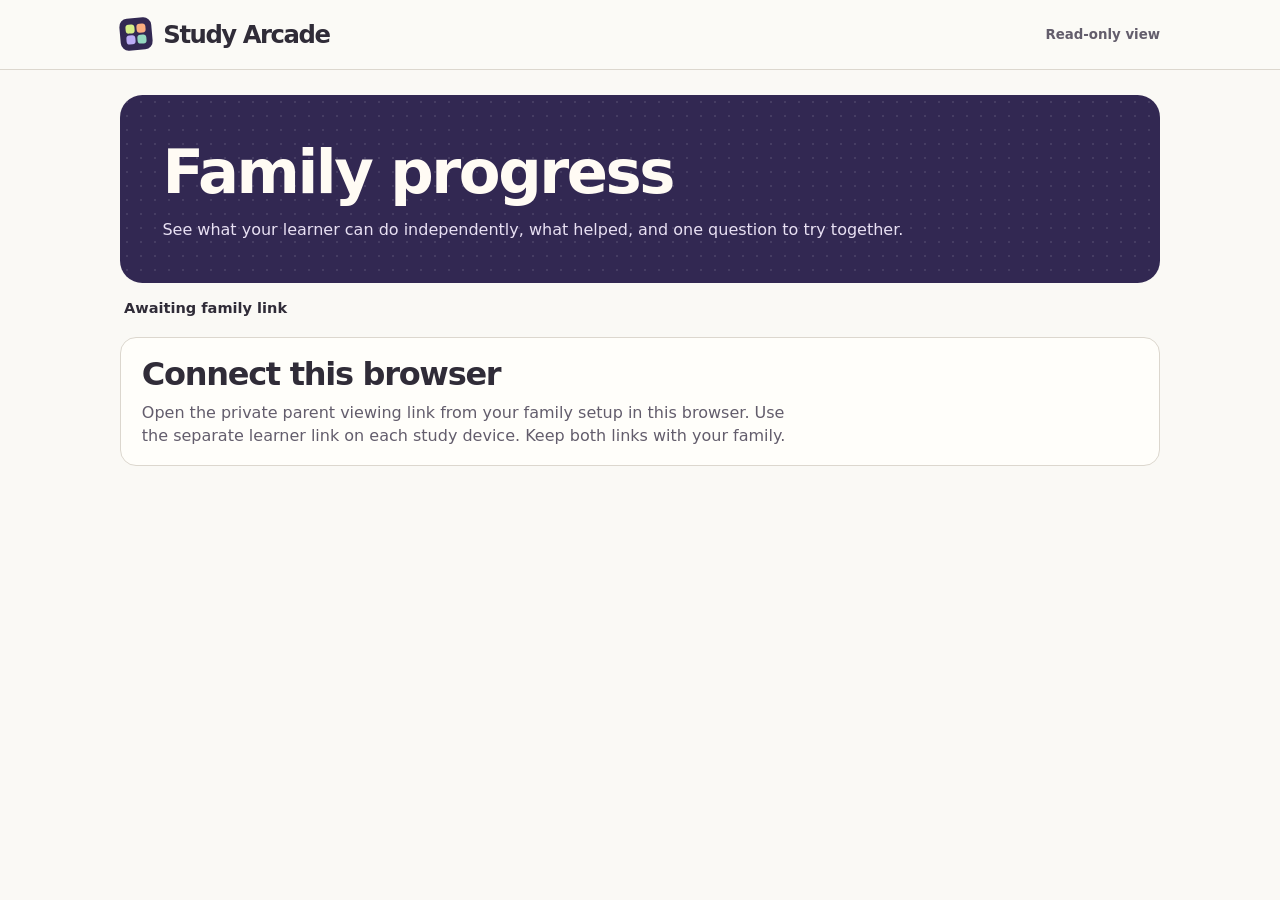
<file: docs/parent/index.html>
<!doctype html>
<html lang="en">
<head>
<meta charset="utf-8">
<meta name="viewport" content="width=device-width, initial-scale=1">
<meta name="referrer" content="no-referrer">
<meta name="robots" content="noindex,nofollow">
<meta name="theme-color" content="#322852">
<meta http-equiv="Content-Security-Policy" content="default-src 'none'; script-src 'unsafe-inline'; style-src 'unsafe-inline'; connect-src https://script.google.com https://script.googleusercontent.com; base-uri 'none'; form-action 'none'; object-src 'none'">
<title>Family progress · Study Arcade</title>
<style>
:root{color-scheme:light;--ink:#302c38;--muted:#635d6c;--line:#dcd7ce;--paper:#fffefa;--purple:#322852;--green:#d7ee94;--reading:#f6f4ed;--heading:"Bricolage Grotesque",ui-rounded,"Trebuchet MS",system-ui,sans-serif;--body:"DM Sans",system-ui,-apple-system,sans-serif}
*{box-sizing:border-box}body{margin:0;background:#faf9f5;color:var(--ink);font-family:var(--body);line-height:1.45}button{font:inherit}.frame{width:min(65rem,calc(100% - 2.5rem));margin-inline:auto}.sitehead{border-bottom:1px solid var(--line);background:#fbfaf6}.nav{display:flex;align-items:center;justify-content:space-between;min-height:4.3rem;gap:1rem}.brand{display:inline-flex;align-items:center;gap:.7rem;font:800 1.52rem var(--heading);letter-spacing:-.06em}.mark{padding:.39rem;display:grid;grid-template-columns:repeat(2,.55rem);gap:.13rem;background:var(--purple);border-radius:.5rem;transform:rotate(-5deg)}.mark i{width:.55rem;height:.55rem;background:#d6ef87;border-radius:.2rem}.mark i:nth-child(2){background:#f9ad80}.mark i:nth-child(3){background:#bbacf5}.mark i:nth-child(4){background:#94d8bf}.nav small{font-weight:650;color:var(--muted)}
main{padding-block:1.6rem 3rem}h1,h2,h3,p{margin:0}h1,h2,h3{font-family:var(--heading);line-height:1.12;letter-spacing:-.04em}h1{font-size:clamp(2.25rem,7vw,3.8rem)}h2{font-size:clamp(1.5rem,4vw,2rem)}h3{font-size:1.12rem}.hero{border-radius:1.4rem;padding:clamp(1.35rem,4.5vw,2.65rem);background-color:var(--purple);background-image:radial-gradient(#ffffff19 .8px,transparent 1px);background-size:14px 14px;color:#fffbf4;display:flex;align-items:center;justify-content:space-between;gap:1.1rem}.hero p{margin-top:.75rem;color:#e8e0f3}.refresh{border:0;border-radius:2rem;min-height:44px;padding:.64rem 1.05rem;font-weight:750;background:var(--green);color:#222c1c;cursor:pointer;white-space:nowrap}.refresh:focus-visible,.skip:focus-visible{outline:3px solid #e2904c;outline-offset:3px}.refresh:disabled{cursor:wait;opacity:.82}.refresh[hidden],[hidden]{display:none!important}.skip{position:absolute;left:1rem;top:-7rem;background:white;color:var(--ink);padding:.5rem;z-index:5}.skip:focus{top:.5rem}
.statusline{display:flex;justify-content:space-between;gap:.5rem 1rem;align-items:baseline;flex-wrap:wrap;margin:.85rem .25rem 0;font-size:.91rem}.statusline span:first-child{font-weight:660}.statusline p{color:var(--muted)}#connection[data-level="warn"]{color:#8c3a22}.notice,.empty{border:1px solid var(--line);border-radius:1rem;background:var(--paper);padding:1.15rem 1.3rem}.notice{margin-top:1rem;background:#fff4dc;color:#603f24}.empty{margin-top:1.2rem}.empty p{margin-top:.5rem;color:var(--muted);max-width:65ch}section.reportgroup{margin-top:2rem}.explain{margin:.4rem 0 .9rem;max-width:74ch;color:var(--muted)}.metrics,.subjects,.recent,.devices{display:grid;gap:.8rem}.metrics{grid-template-columns:repeat(3,minmax(0,1fr))}.subjects{grid-template-columns:repeat(4,minmax(0,1fr));margin-top:.85rem}.recent,.devices{grid-template-columns:repeat(auto-fit,minmax(min(100%,21rem),1fr))}.card{border:1px solid var(--line);border-radius:.95rem;padding:1rem;background:var(--paper);min-width:0;overflow-wrap:anywhere}.metric{border:1px solid #ddd7e6;background:#f0ebf7;border-radius:.9rem;padding:1rem 1.12rem}.metric strong{display:block;font:790 clamp(1.7rem,5vw,2.5rem)/1.1 var(--heading);letter-spacing:-.045em}.metric span{display:block;margin:.25rem 0;color:#51475c;font-weight:650}.metric small{color:var(--muted)}.subject{border-top:.34rem solid var(--hue)}.subject p{margin-top:.55rem;color:var(--muted);font-size:.94rem}progress{appearance:none;width:100%;height:.45rem;border:none;border-radius:1rem;background:#ece9e3;color:#5c5273}progress::-webkit-progress-bar{border-radius:1rem;background:#ece9e3}progress::-webkit-progress-value{border-radius:1rem;background:#5c5273}progress::-moz-progress-bar{border-radius:1rem;background:#5c5273}.subject progress{display:block;margin-top:.8rem}.recent .card{background:#fbf8ee}.card .detail{margin-top:.5rem;color:var(--muted)}.device .count{margin:.65rem 0;font-weight:640}.device dl{display:grid;grid-template-columns:auto 1fr;column-gap:.8rem;row-gap:.3rem;font-size:.92rem;margin:.8rem 0 0}.device dt{color:var(--muted)}.device dd{margin:0}.review-list{margin:.6rem 0 0;padding-left:1.2rem}
@media(max-width:720px){.subjects{grid-template-columns:repeat(2,minmax(0,1fr))}}
@media(max-width:540px){.frame{width:calc(100% - 1.5rem)}main{padding-top:1rem}.hero{align-items:flex-start;flex-direction:column}.metrics{grid-template-columns:1fr}.metric{display:grid;grid-template-columns:auto 1fr;align-items:center;gap:.05rem .75rem;padding:.7rem .9rem}.metric strong{grid-row:span 2}.metric span{margin:0}.metric small{grid-column:2}.device dl{grid-template-columns:1fr}.device dd+dt{margin-top:.2rem}.statusline{display:block}.statusline p{margin-top:.25rem}}
.coaching{display:grid;grid-template-columns:repeat(auto-fit,minmax(min(100%,22rem),1fr));gap:.8rem;margin-top:1rem}.coaching .card{border-left:4px solid #9a89bb}.coaching .card:last-child{border-left-color:#a1b879}.coaching p{margin-top:.5rem}.coach-label{font-size:.82rem;color:var(--muted);font-weight:700}.skills-details{margin-top:1rem;border-bottom:1px solid var(--line)}.skills-details summary{padding:.75rem 0;font-weight:700;cursor:pointer}.skills-details summary:focus-visible{outline:3px solid #7b5aa8;outline-offset:2px}.skills-list{list-style:none;margin:0;padding:0}.skills-list li{padding:.75rem 0;border-top:1px solid var(--line)}.skills-list small{display:block;color:var(--muted)}.guide-empty{margin:.75rem 0;color:var(--muted)}
@media(prefers-reduced-motion:reduce){*{scroll-behavior:auto}}
#grade-report .recent{margin-top:.85rem}#grade-report .recent .card{background:#f3f7ed}
</style>
</head>
<body>
<a class="skip" href="#main">Skip to progress</a>
<header class="sitehead"><div class="frame nav"><div class="brand"><span class="mark" aria-hidden="true"><i></i><i></i><i></i><i></i></span>Study Arcade</div><small>Read-only view</small></div></header>
<main class="frame" id="main" tabindex="-1">
  <div class="hero"><div><h1>Family progress</h1><p>See what your learner can do independently, what helped, and one question to try together.</p></div><button id="refresh" class="refresh" type="button" hidden>Refresh now</button></div>
  <div class="statusline"><span id="connection" role="status" aria-live="polite">Opening family view…</span><p id="last-check"></p></div>
  <p id="warning" class="notice" hidden></p>
  <noscript><p class="notice">Enable JavaScript to open the family view.</p></noscript>
  <div id="empty" class="empty" hidden><h2 id="empty-title"></h2><p id="empty-body"></p></div>
  <section class="reportgroup" id="grade-report" aria-label="Grade 2 fieldbook" hidden></section>
  <div id="report" hidden>
    <section class="reportgroup" aria-labelledby="guide-title">
      <h2 id="guide-title">Grade 7 skill guides</h2>
      <p id="guide-intro" class="explain"></p>
      <div id="guide-metrics" class="metrics"></div>
      <div id="coaching" class="coaching"></div>
      <details id="skills-details" class="skills-details" hidden><summary>Skill-by-skill evidence</summary><ul id="skills-list" class="skills-list"></ul></details>
    </section>
    <section class="reportgroup" aria-labelledby="overview-title"><h2 id="overview-title">Original practice and study blocks</h2><p class="explain">The original 52-question bank covers four subjects. Each question and each checked study block counts once across devices.</p><div id="metrics" class="metrics"></div><div id="subjects" class="subjects"></div></section>
    <section class="reportgroup" aria-labelledby="recent-title"><h2 id="recent-title">Latest workbook</h2><p class="explain" id="recent-source"></p><div id="recent" class="recent"></div></section>
    <section class="reportgroup" aria-labelledby="devices-title"><h2 id="devices-title">Device reports</h2><p class="explain">Notes and labs are counted per browser. Written answers stay in the workbook.</p><div id="devices" class="devices"></div></section>
  </div>
</main>
<script>// Keys come from a private family pairing. The public workshop contains no family credentials.
window.ArcadeLive = (() => {
  const endpoint = 'https://script.google.com/macros/s/AKfycbyJarrsMNh2-bV91-JcDexU3zxzO2fUP3qSal_g1EDOIdD7EGuNkuylQEqiAS8HGvuu/exec';
  const storageKey = role => 'study-arcade.live.' + role + '.v1';
  const tokenPattern = /^[A-Za-z0-9_-]{43}$/;
  const encode = bytes => btoa(String.fromCharCode(...bytes)).replace(/\+/g,'-').replace(/\//g,'_').replace(/=+$/,'');
  const decode = text => Uint8Array.from(atob(text.replace(/-/g,'+').replace(/_/g,'/')),c=>c.charCodeAt(0));
  function config(role, input) {
    if (!input || input.role !== role || !tokenPattern.test(input.token) || !tokenPattern.test(input.cipher)) throw Error('This family connection is invalid. Reopen the private setup link.');
    return {role, token:input.token, cipher:input.cipher};
  }
  function readConfig(role) {
    if (role === 'reader' && location.hash.startsWith('#view=')) {
      const [token,cipher] = location.hash.slice(6).split('.');
      const found = config(role,{role,token,cipher});
      try {localStorage.setItem(storageKey(role),JSON.stringify(found));}catch{}
      return found;
    }
    let text;try{text=localStorage.getItem(storageKey(role));}catch{}
    return text ? config(role,JSON.parse(text)) : null;
  }
  async function request(body) {
    const abort=new AbortController(), timer=setTimeout(()=>abort.abort(),20000);
    try {
      const response=await fetch(endpoint,{method:'POST',mode:'cors',credentials:'omit',referrerPolicy:'no-referrer',headers:{'Content-Type':'text/plain;charset=UTF-8'},body:JSON.stringify(body),signal:abort.signal});
      if(!response.ok)throw Error('The progress service is unavailable.');
      const data=await response.json();
      if(!data.ok)throw Error(data.error==='unauthorized'?'This family connection was not accepted. Reopen the private setup link.':data.error==='device-limit'?'This family has reached its browser connection limit.':'The progress service could not complete this update.');
      return data;
    } finally {clearTimeout(timer);}
  }
  async function secret(c){return crypto.subtle.importKey('raw',decode(c.cipher),{name:'AES-GCM'},false,['encrypt','decrypt']);}
  const associated=(id,rev,kind)=>new TextEncoder().encode('arcade-'+kind+'-v1/'+id+'/'+rev);
  async function seal(c,id,rev,snapshot,kind='report') {
    const iv=crypto.getRandomValues(new Uint8Array(12)), key=await secret(c);
    const bytes=new TextEncoder().encode(JSON.stringify(snapshot));
    const encrypted=await crypto.subtle.encrypt({name:'AES-GCM',iv,additionalData:associated(id,rev,kind)},key,bytes);
    const packet=new Uint8Array(12+encrypted.byteLength);packet.set(iv);packet.set(new Uint8Array(encrypted),12);
    return encode(packet);
  }
  async function readDevices(c,kind='report') {
    const data=await request({op:kind==='skills'?'learn':'read',key:c.token}), key=await secret(c);
    return Promise.all(data.devices.map(async row=>{
      const bytes=decode(row.blob);
      const clear=await crypto.subtle.decrypt({name:'AES-GCM',iv:bytes.slice(0,12),additionalData:associated(row.id,row.rev,kind)},key,bytes.slice(12));
      const snapshot=JSON.parse(new TextDecoder().decode(clear));
      if(snapshot.v!==1&&!(snapshot.v===2&&snapshot.book==='grade2'))throw Error('This report needs a newer dashboard.');
      return {id:row.id,received:row.received,snapshot};
    }));
  }
  return {readConfig,readDevices,config,request,seal,storageKey};
})();
</script>
<script>// Compact rows hold the last hint, last assisted solution, first independent solution
// and last interaction as calendar days. Stable slots 0/1 are practice, 2 is stretch, 3 is recall.
const GuideSkills = (() => {
  const catalog = [{"id":"html","room":"computing","title":"Give a clue its own style","skill":"Choose an HTML element for its job and predict which elements a CSS rule will style.","coach":"Read the words first. Which words introduce the page? Which words give the reader a clue? Pick tags for those jobs, then decide which clues should look alike."},{"id":"flex","room":"computing","title":"Fit a shelf onto a small screen","skill":"Use direction, spacing and wrapping on a parent to arrange its children at two widths.","coach":"Sketch where the cards should land before touching a control. Change one setting, compare the preview with the sketch, then say which setting caused the difference."},{"id":"keys","room":"computing","title":"Stop a sprite at the edge","skill":"Trace an input and a boundary condition, predict the next coordinates and test each edge.","coach":"Use your finger as the sprite. Before each move, say the current square, the input and whether the next square exists. Then test it on the board."},{"id":"expand","room":"math","title":"Open every row","skill":"Expand a linear expression using the distributive property.","coach":"Put a finger on the factor outside the parentheses. Which two terms will it multiply?"},{"id":"factor","room":"math","title":"Find the biggest equal team","skill":"Factor two terms using their greatest common whole-number factor.","coach":"Try packing the terms into equal rows. What is the largest number of rows that leaves nothing over?"},{"id":"equiv","room":"math","title":"Catch a look-alike expression","skill":"Use substitution to find a counterexample and algebra to justify equivalence.","coach":"Try an input where two rules agree. What second check could reveal that the rules behave differently?"},{"id":"particles","room":"science","title":"Read a particle picture","skill":"Distinguish a coefficient, a subscript and an individual atom in a molecule sketch.","coach":"Trace one bracket with your finger. What is inside that single molecule? Now count how many copies you see."},{"id":"conserve","room":"science","title":"Balance the atom ledger","skill":"Account for each element before and after a closed chemical reaction.","coach":"Check one element from start to finish before moving to the next. Could the total number of circles hide an error?"},{"id":"model","room":"science","title":"Make a prediction earn its place","skill":"Use observations to compare particle models, revise a claim and design a follow-up check.","coach":"Separate what the drawing shows from what you infer. What observation would turn your first explanation into the weaker one?"},{"id":"rhyme","room":"english","title":"Hear the rhyme and feel the beat","skill":"Label end rhymes and explain how a change in rhythm affects a line.","coach":"Say or silently mouth the end words. Then tap the stronger beats as you read a whole line. Where does your voice pause?"},{"id":"image","room":"english","title":"Build an image from a word","skill":"Identify a sensory detail and explain its effect.","coach":"Pretend you are recording a scene in the dark. Which word would tell a listener what the room sounds, feels or smells like?"},{"id":"claim","room":"english","title":"Defend a reading","skill":"Connect an interpretation to two details and explain the connection.","coach":"Imagine two readers disagree about a speaker. Which detail would you put your finger on first? Which other detail could change the discussion?"}];
  const valid = new Set(catalog.map(u => u.id));
  const day = (d = new Date()) => d.getFullYear()*10000 + (d.getMonth()+1)*100 + d.getDate();
  function dateNumber(n) {
    if (!Number.isInteger(n) || n < 20000101 || n > 21991231) return 0;
    const date = new Date(Math.floor(n/10000),Math.floor(n/100)%100-1,n%100);
    return day(date) === n ? n : 0;
  }
  function merge(...ledgers) {
    const result = {};
    for (const ledger of ledgers) {
      for (const [skill,rows] of Object.entries(ledger || {})) {
        if (!valid.has(skill) || !rows || typeof rows !== 'object') continue;
        for (const [index,row] of Object.entries(rows)) {
          if (!/^[0-3]$/.test(index) || !Array.isArray(row) || row.length !== 4) continue;
          const [hint,aided,solo,attempt] = row.map(dateNumber);
          if (!attempt) continue;
          const unit = result[skill] ||= {};
          const prev = unit[index] || [0,0,0,0];
          unit[index] = [Math.max(prev[0],hint),Math.max(prev[1],aided),
            solo && prev[2] ? Math.min(prev[2],solo) : solo || prev[2],Math.max(prev[3],attempt)];
        }
      }
    }
    return result;
  }
  function status(ledger,id,date=day()) {
    const rows=ledger?.[id] || {};
    const wins=[rows[0]?.[2],rows[1]?.[2]].filter(Boolean);
    const both=wins.length===2 ? Math.max(...wins) : 0;
    const remembered=Boolean(both && rows[3]?.[2]>both);
    const heard=Object.values(rows);
    return {solo:wins.length,supported:heard.filter(row=>row[1]).length,
      stretch:Boolean(rows[2]?.[2]),remembered,recallDue:Boolean(both && both<date && !remembered),
      needsHelp:heard.some(row=>row[0] && (!row[2] || row[0]>row[2]) && row[0]>row[1])};
  }
  return {catalog,merge,status,day};
})();
</script>
<script>
(() => {
  'use strict';
  const subjects = [
    {key:'computing', name:'Computing', size:16, hue:'#b7a4da'},
    {key:'math', name:'Math', size:12, hue:'#eba67f'},
    {key:'poetry', name:'Poetry', size:12, hue:'#e2bd57'},
    {key:'science', name:'Science', size:12, hue:'#8bc3ae'}
  ];
  const labs = new Map([
    ['cs-client','Design brief'], ['cs-flex','Flexbox'], ['cs-selector','CSS selectors'],
    ['cs-runner','Sprite runner'], ['math-area','Area model'], ['math-substitution','Substitution'],
    ['science-particles','Particle model'], ['science-assembly','Molecule assembly'], ['poetryStudio','Poetry studio']
  ]);
  const byId = name => document.getElementById(name);
  const h = (tag, text, cls) => {
    const el = document.createElement(tag);
    if (text !== undefined && text !== null) el.textContent = text;
    if (cls) el.className = cls;
    return el;
  };
  const formatter = new Intl.DateTimeFormat(undefined, {year:'numeric',month:'short',day:'numeric',hour:'numeric',minute:'2-digit',timeZoneName:'short'});
  const stamp = ms => Number.isFinite(ms) ? formatter.format(ms) : 'Unavailable';
  const plural = (n, singular, multiple = singular + 's') => n + ' ' + (n === 1 ? singular : multiple);
  const label = id => 'Device · ' + (id.replace(/[^a-z0-9]/gi,'').slice(-6).toUpperCase() || 'Unknown');
  const list = x => Array.isArray(x) ? x : [];
  const validTime = ms => typeof ms === 'number' && Number.isFinite(ms) && ms > 0 && !Number.isNaN(new Date(ms).getTime());
  const ids = x => new Set(list(x).filter(id => typeof id === 'string' && id.length > 0));
  const numbers = (x, size) => new Set(list(x).filter(n => Number.isInteger(n) && n >= 0 && n < size));
  const add = (target, values) => { for (const value of values) target.add(value); };
  const boundedCount = (value, max) => Number.isInteger(value) && value >= 0 && value <= max ? value : null;
  const isObject = value => value !== null && typeof value === 'object' && !Array.isArray(value);
  const dateFormat = new Intl.DateTimeFormat(undefined,{month:'short',day:'numeric',year:'numeric'});
  function asDay(value) {
    let raw = String(value ?? '');
    if (/^\d{4}-\d{2}-\d{2}$/.test(raw)) raw = raw.replace(/-/g,'');
    if (!/^\d{8}$/.test(raw)) return null;
    const year = Number(raw.slice(0,4)), month = Number(raw.slice(4,6)), day = Number(raw.slice(6));
    const date = new Date(year,month-1,day);
    return year >= 2000 && date.getFullYear() === year && date.getMonth() + 1 === month && date.getDate() === day ? Number(raw) : null;
  }
  function displayDay(day) {
    const raw = String(day);
    return dateFormat.format(new Date(+raw.slice(0,4),+raw.slice(4,6)-1,+raw.slice(6)));
  }
  function checkinDay(at) {
    const day = asDay(at);
    if (day) return day;
    const ms = typeof at === 'number' ? at : typeof at === 'string' && /^\d{4}-\d{2}-\d{2}T/.test(at) ? Date.parse(at) : NaN;
    if (!validTime(ms)) return null;
    const date = new Date(ms);
    return asDay(date.getFullYear() * 10000 + (date.getMonth()+1) * 100 + date.getDate());
  }
  function schoolPlan(raw) {
    const date = asDay(raw?.date);
    if (!date || !Array.isArray(raw.tasks)) return null;
    const tasks = raw.tasks.slice(0,64).filter(t => typeof t?.id === 'string' && t.id.length && typeof t.title === 'string' && t.title.trim())
      .map(t => ({id:t.id,title:t.title.trim().slice(0,200)}));
    return {date,tasks};
  }
  function blank() {
    return {
      subjects:Object.fromEntries(subjects.map(s => [s.key, {tried:new Set(),solved:new Set(),due:new Set()}])),
      blocks:{all:new Set(),started:new Set(),done:new Set()}
    };
  }
  function normalise(record) {
    const s = record?.snapshot;
    if (typeof record?.id !== 'string' || !record.id || !validTime(record.received) || s?.v !== 1 || !s.subjects || typeof s.subjects !== 'object' || Array.isArray(s.subjects)) return null;
    const out = blank();
    out.id = record.id;
    out.received = record.received;
    out.guide = isObject(s.guide) ? s.guide : null;
    out.school = schoolPlan(s.school);
    out.schoolNext = schoolPlan(s.schoolNext);
    const checkedOn = checkinDay(s.checkin?.at);
    out.checkin = checkedOn && typeof s.checkin?.tricky === 'string' ? {at:checkedOn,tricky:s.checkin.tricky} : null;
    const activity = typeof s.at === 'string' ? Date.parse(s.at) : NaN;
    out.activity = validTime(activity) ? activity : null;
    for (const subject of subjects) {
      const data = s.subjects?.[subject.key];
      const counts = out.subjects[subject.key];
      for (const k of ['tried','solved','due']) counts[k] = numbers(data?.[k], subject.size);
      add(counts.tried, counts.solved);
    }
    for (const k of ['all','started','done']) out.blocks[k] = ids(s.blocks?.[k]);
    add(out.blocks.all, out.blocks.started);
    add(out.blocks.all, out.blocks.done);
    out.notes = boundedCount(s.notes, Number.MAX_SAFE_INTEGER) ?? 0;
    out.labs = [...ids(s.labs)].filter(lab => labs.has(lab));
    out.exam = s.exam && typeof s.exam.done === 'boolean' ? {
      done:s.exam.done, answered:boundedCount(s.exam.answered,6), score:boundedCount(s.exam.score,6)
    } : null;
    return out;
  }
  function level(message, warning = false) {
    const el = byId('connection');
    if (el.textContent !== message) el.textContent = message;
    el.dataset.level = warning ? 'warn' : 'ok';
  }
  function warning(message) {
    byId('warning').textContent = message;
    byId('warning').hidden = !message;
  }
  function empty(title, text) {
    byId('report').hidden = true;
    byId('empty').hidden = false;
    byId('empty-title').textContent = title;
    byId('empty-body').textContent = text;
  }
  function combine(devices) {
    const aggregate = blank();
    for (const device of devices) {
      for (const {key} of subjects) {
        add(aggregate.subjects[key].tried, device.subjects[key].tried);
        add(aggregate.subjects[key].solved, device.subjects[key].solved);
      }
      for (const k of ['all','started','done']) add(aggregate.blocks[k], device.blocks[k]);
    }
    return aggregate;
  }
  function questionTotal({subjects:groups}, key) {
    return subjects.reduce((total, subject) => total + groups[subject.key][key].size,0);
  }
  function metric(value, title, detail) {
    const el = h('div', null, 'metric');
    el.append(h('strong',value),h('span',title),h('small',detail));
    return el;
  }
  function showOverview(totals) {
    const blocks = totals.blocks;
    let inProgress = 0;
    for (const id of blocks.started) if (!blocks.done.has(id)) inProgress++;
    byId('metrics').replaceChildren(
      metric(questionTotal(totals,'tried'),'Questions tried','52 questions in four subjects'),
      metric(questionTotal(totals,'solved'),'Questions solved','Solved on at least one device'),
      metric(blocks.done.size,'Study blocks checked',blocks.all.size ? 'Of ' + blocks.all.size + ' reported · ' + inProgress + ' started, still open' : 'No plan blocks reported')
    );
    const cards = subjects.map(s => {
      const counts = totals.subjects[s.key];
      const article = h('article',null,'card subject');
      article.style.setProperty('--hue',s.hue);
      const progress = h('progress'); progress.max = s.size; progress.value = counts.solved.size;
      progress.setAttribute('aria-label',s.name + ': ' + counts.solved.size + ' of ' + s.size + ' questions solved');
      article.append(h('h3',s.name),progress,h('p',counts.tried.size + ' tried · ' + counts.solved.size + ' of ' + s.size + ' solved'));
      return article;
    });
    byId('subjects').replaceChildren(...cards);
  }
  function nextSchoolTask(devices, today) {
    // A reused block id on an older day's plan is a different task occurrence.
    const dates = new Map();
    for (const device of devices) for (const plan of [device.school,device.schoolNext].filter(Boolean)) {
      let same = dates.get(plan.date);
      if (!same) {
        same = {date:plan.date,latest:device,tasks:plan.tasks,done:new Set()};
        dates.set(plan.date,same);
      } else if (device.received > same.latest.received) {
        same.latest = device;
        same.tasks = plan.tasks;
      }
      add(same.done,device.blocks.done);
    }
    const groups = [...dates.values()].sort((a,b) => a.date-b.date);
    const current = groups.filter(group => group.date >= today);
    const pending = current.map(group => ({group,task:group.tasks.find(t => !group.done.has(t.id))})).find(x => x.task);
    const card = h('article',null,'card');
    card.append(h('h3','Next school task'));
    if (pending) {
      const {group,task} = pending;
      card.append(h('p',(group.date === today ? 'Dated for today' : 'Upcoming plan') + ' · ' + displayDay(group.date),'coach-label'));
      card.append(h('p',task.title),h('p','Ask where the work belongs and what the first step will look like.','detail'));
    } else if (current.length) {
      const date = current[0].date;
      const named = current.some(group => group.tasks.length > 0);
      card.append(h('p', named ? 'Every listed task on the reported plans dated ' + displayDay(date) + ' or later is checked.' : 'The plan dated ' + displayDay(date) + ' has no tasks listed.','detail'));
    } else if (groups.length) {
      card.append(h('p','The last dated school plan was ' + displayDay(groups[groups.length-1].date) + '. Open the learner’s planner for the current assignment.','detail'));
    } else {
      card.append(h('p','These reports include no dated school plan. Ask your learner which assignment has the next deadline.','detail'));
    }
    return card;
  }
  function nextCoach(rows,devices,today,hasGuide) {
    const card = h('article',null,'card');
    card.append(h('h3','Try this together'));
    const picked = devices.find(d => d.checkin?.at === today && rows.some(r => r.id === d.checkin.tricky));
    const flagged = picked ? rows.find(r => r.id === picked.checkin.tricky) : null;
    const help = rows.find(r => r.progress.needsHelp && !r.progress.remembered);
    const recall = rows.find(r => r.progress.recallDue && !r.progress.remembered);
    const supported = rows.find(r => r.progress.supported > 0 && r.progress.solo < 2 && !r.progress.remembered);
    const partial = rows.find(r => r.progress.solo === 1 && !r.progress.remembered);
    const skill = flagged || help || recall || supported || partial;
    if (skill) {
      const reason = flagged ? 'Your learner flagged this as tricky on ' + displayDay(today) + '.'
        : help ? 'The latest combined practice shows an unresolved difficulty.'
        : recall ? 'Your learner solved the practice and a later-day recall is ready.'
        : supported ? 'A hint helped with an item. Invite a fresh attempt before offering another clue.'
        : 'Your learner has solved one of the two independent practice items.';
      card.append(h('p',skill.title,'coach-label'),h('p',reason,'detail'),h('p',skill.coach));
    } else if (rows.some(r => r.progress.solo || r.progress.supported || r.progress.stretch || r.progress.remembered)) {
      card.append(h('p','Ask your learner to choose one skill from the list below and show how they would explain it to a friend.','detail'));
    } else {
      card.append(h('p',hasGuide ? 'Ask which skill your learner would like to try. Invite one prediction before showing the worked example.' : 'These reports contain no guide evidence yet. Invite your learner to choose a skill and try its worked example.','detail'));
    }
    return card;
  }
  function showGuides(devices) {
    const guides = GuideSkills;
    const today = guides.day();
    const hasGuide = devices.some(d => d.guide !== null);
    const ledger = guides.merge(...devices.map(d => d.guide).filter(Boolean));
    const rows = guides.catalog.map(skill => ({...skill,progress:guides.status(ledger,skill.id,today)}));
    const active = rows.filter(({progress:p}) => p.solo || p.supported || p.stretch || p.remembered || p.needsHelp || p.recallDue);
    const soloCount = rows.reduce((n,r) => n+r.progress.solo,0);
    const supportedCount = rows.reduce((n,r) => n+r.progress.supported,0);
    const independentSkills = rows.filter(r => r.progress.solo === 2).length;
    const recalledSkills = rows.filter(r => r.progress.remembered).length;
    byId('guide-intro').textContent = !hasGuide ? 'These workbooks reported activity from the original workbook. Guided practice will appear when an updated workbook reports.'
      : !active.length ? 'An updated workbook is connected. No guided answers or recall results have been reported yet.'
      : 'Each guide has two independent practice items. A correct answer after a hint is recorded separately. Cross-device copies count once in each measure.';
    byId('guide-metrics').replaceChildren(...(hasGuide ? [
      metric(independentSkills,'Skills with both items solved unaided',plural(soloCount,'distinct core item') + ' solved unaided across all skills'),
      metric(supportedCount,'Items solved with help','Distinct correct items after using support'),
      metric(recalledSkills,'Skills recalled later','Fresh recall question solved on a later day')
    ] : []));
    byId('coaching').replaceChildren(nextCoach(rows,devices,today,hasGuide),nextSchoolTask(devices,today));
    const summary = active.map(({title,progress:p}) => {
      const item = h('li');
      const labels = [p.solo + '/2 independent',plural(p.supported,'hint-supported item')];
      if (p.stretch) labels.push('Advanced item solved independently');
      if (p.remembered) labels.push('Recalled on a later day');
      else if (p.recallDue) labels.push('Later-day recall ready');
      if (p.needsHelp) labels.push('May need another example');
      item.append(h('strong',title),h('small',labels.join(' · ')));
      return item;
    });
    byId('skills-list').replaceChildren(...summary);
    byId('skills-details').hidden = !summary.length;
  }
  function showRecent(latest) {
    byId('recent-source').textContent = label(latest.id) + (latest.activity ? ' · Last study activity ' + stamp(latest.activity) : ' · Report received ' + stamp(latest.received)) + '. Review and rehearsal reflect this workbook only.';
    const review = h('article',null,'card');
    review.append(h('h3','Review due'));
    const due = subjects.filter(s => latest.subjects[s.key].due.size);
    if (due.length) {
      const ul = h('ul',null,'review-list');
      for (const s of due) ul.append(h('li',s.name + ' · ' + plural(latest.subjects[s.key].due.size,'question')));
      review.append(ul);
    } else review.append(h('p','No questions were due when this workbook reported.','detail'));
    const math = h('article',null,'card');
    math.append(h('h3','Math rehearsal'));
    let examText = 'No rehearsal reported by this workbook.';
    const exam = latest.exam;
    if (exam?.done) examText = exam.score === null ? 'Round completed.' : 'Round completed · ' + exam.score + ' of 6 correct.';
    else if (exam) examText = exam.answered === null ? 'Round in progress.' : 'Round in progress · ' + exam.answered + ' of 6 answered.';
    math.append(h('p',examText,'detail'));
    byId('recent').replaceChildren(review,math);
  }
  function deviceCard(device) {
    const card = h('article',null,'card device');
    const terms = h('dl');
    const row = (term, value) => terms.append(h('dt',term),h('dd',value));
    row('Last study activity',stamp(device.activity));
    row('Report received',stamp(device.received));
    row('Notebook',plural(device.notes,'written entry','written entries'));
    row('Labs used',device.labs.length ? device.labs.map(x => labs.get(x)).join(' · ') : 'None reported');
    card.append(h('h3',label(device.id)),h('p',questionTotal(device,'tried') + ' tried · ' + questionTotal(device,'solved') + ' solved · ' + plural(device.blocks.done.size,'checked block'),'count'),terms);
    return card;
  }
  const gradeSkills = {
  project: "Myth project",
  mental: "Mental math",
  trade: "Regrouping",
  stories: "Story problems",
  evidence: "Reading evidence",
  words: "Spelling and vocabulary",
  writing: "Writing revision",
  science: "Science",
};
const paperNames = [
  "Poster or diorama made",
  "Paragraph written",
  "Sharing rehearsed",
  "Both pieces packed",
];
const advice = {
  project:
    "Ask for the myth’s title, characters, setting, main events and what it explains.",
  mental: "Give her 8 + 6 and ask which two pieces make ten.",
  trade: "Use tens and ones to show why 46 + 28 needs a trade.",
  stories:
    "Ask her to name what the question is asking before choosing an operation.",
  evidence:
    "Read a new paragraph together and ask which words support her idea.",
  words:
    "Pick two class words, cover them and have her write and explain each one.",
  writing:
    "Read one sentence aloud and ask her to add a detail that helps the reader see it.",
  science:
    "Ask what she would change and what she would keep the same in a fair test.",
};
const gradeLevels = ["tried", "helped", "independent"];
function gradeRecord(row) {
  const s = row?.snapshot;
  if (
    s?.book !== "grade2" ||
    s.v !== 2 ||
    typeof row.id !== "string" ||
    !validTime(row.received)
  )
    return null;
  const marks = {},
    paper = {},
    reviews = {};
  for (const k of Object.keys(gradeSkills)) {
    for (const stage of ["guide", "solo"]) {
      const size = stage === "guide" ? 2 : 4;
      for (let i = 0; i < size; i++) {
        const key = k + "." + stage + "." + i,
          value = s.marks?.[key];
        if (gradeLevels.includes(value))
          marks[key] =
            stage === "guide" && value === "independent" ? "helped" : value;
      }
    }
    const r = s.reviews?.[k];
    if (
      r &&
      validTime(r.at) &&
      typeof r.due === "string" &&
      (r.due === "" || /^\d{4}-\d{2}-\d{2}$/.test(r.due))
    )
      reviews[k] = r;
  }
  paperNames.forEach((_, i) => {
    const v = s.paper?.[i];
    if (typeof v?.done === "boolean" && validTime(v.at)) paper[i] = v;
  });
  const earlier = list(s.earlier).filter(
    (id) =>
      typeof id === "string" &&
      /^(?:(?:facts|stories|preview)[0-3]|(?:clue|history)[0-2]|(?:spell|words)[0-9]|round[0-1])$/.test(
        id,
      ),
  );
  return {
    grade2: true,
    id: row.id,
    received: row.received,
    marks,
    paper,
    reviews,
    earlier,
    steps: numbers(s.steps, 6),
  };
}
function gradeOverview(records) {
  const area = byId("grade-report");
  area.hidden = false;
  area.replaceChildren(h("h2", "Grade 2 fieldbook"));
  if (!records.length) {
    area.append(
      h(
        "p",
        "Waiting for a Grade 2 report. In the fieldbook, open For grown-ups and import the updated private family pack on the learner’s device.",
        "explain",
      ),
    );
    return;
  }
  const papers = {},
    reviews = {},
    marks = {},
    earlier = new Set(),
    steps = new Set();
  for (const r of records) {
    for (const [k, v] of Object.entries(r.marks))
      if (gradeLevels.indexOf(v) > gradeLevels.indexOf(marks[k])) marks[k] = v;
    for (const [source, out] of [
      [r.paper, papers],
      [r.reviews, reviews],
    ])
      for (const [k, v] of Object.entries(source))
        if (!out[k] || v.at > out[k].at) out[k] = v;
    add(earlier, r.earlier);
    add(steps, r.steps);
  }
  const last = Math.max(...records.map((r) => r.received)),
    date = new Date();
  const day = [
    date.getFullYear(),
    String(date.getMonth() + 1).padStart(2, "0"),
    String(date.getDate()).padStart(2, "0"),
  ].join("-");
  const counts = (k, l) =>
    Object.entries(marks).filter(([id, v]) => id.startsWith(k + ".") && v === l)
      .length;
  area.append(
    h(
      "p",
      "Latest Grade 2 upload " +
        stamp(last) +
        " · " +
        plural(records.length, "browser") +
        "." +
        (Date.now() - last > 86400000 ? " This upload is over a day old." : ""),
      "explain",
    ),
  );
  const metrics = h("div", null, "metrics");
  metrics.append(
    metric(
      Object.values(marks).filter((v) => v === "independent").length,
      "Solved independently",
      "Fresh problems answered before a hint or retry",
    ),
    metric(
      Object.values(marks).filter((v) => v === "helped").length,
      "Solved with help",
      "Guided questions, hints and corrected answers",
    ),
    metric(
      Object.values(papers).filter((v) => v.done).length + " / 4",
      "At the project table",
      "Physical milestones checked by the family",
    ),
  );
  area.append(metrics);
  const recent = h("div", null, "recent"),
    paper = h("article", null, "card"),
    rec = h("article", null, "card"),
    ul = h("ul", null, "review-list");
  paper.append(h("h3", "Paper project · December 1"));
  paperNames.forEach((n, i) =>
    ul.append(
      h(
        "li",
        n +
          " · " +
          (papers[i]?.done ? "Checked" : papers[i] ? "Open" : "Unconfirmed"),
      ),
    ),
  );
  paper.append(
    ul,
    h("p", steps.size + " of 6 studio steps checked in the app.", "detail"),
  );
  const missing = paperNames.findIndex((_, i) => !papers[i]?.done),
    keys = Object.keys(gradeSkills);
  const due = keys.find((k) => reviews[k]?.due && reviews[k].due <= day);
  const next =
    due ||
    keys.find(
      (k) =>
        counts(k, "helped") + counts(k, "tried") > 0 &&
        counts(k, "independent") < 2,
    ) ||
    "evidence";
  const paperAdvice = [
    "Look together at the poster or diorama. Ask her to point out a detail that tells you where the myth happens.",
    "Have her tell the myth aloud, then write it in her own words and check the five project details.",
    "Listen to a rehearsal. Ask which part of the picture best explains a change in the story.",
    "Place the project and paragraph together for school.",
  ][missing];
  rec.append(
    h("h3", "One thing to do together"),
    h(
      "p",
      day <= "2026-12-01" && missing >= 0 ? paperAdvice : advice[next],
      "detail",
    ),
    h(
      "p",
      earlier.size +
        " earlier practice items or rounds recorded. Earlier work has no hint history.",
      "detail",
    ),
  );
  recent.append(paper, rec);
  area.append(recent);
  const skills = h("div", null, "subjects");
  for (const k of keys) {
    const card = h("article", null, "card subject");
    card.style.setProperty(
      "--hue",
      ["project", "science"].includes(k) ? "#87b89e" : "#e6b66c",
    );
    card.append(
      h("h3", gradeSkills[k]),
      h(
        "p",
        counts(k, "independent") +
          " independent · " +
          counts(k, "helped") +
          " with help · " +
          counts(k, "tried") +
          " still working",
      ),
    );
    if (reviews[k]?.due)
      card.append(
        h(
          "p",
          reviews[k].due <= day
            ? "Ready to review"
            : "Review " + reviews[k].due,
        ),
      );
    skills.append(card);
  }
  area.append(skills);
}

  const freshness = (a,b) => (b.activity ?? 0) - (a.activity ?? 0) || b.received - a.received || a.id.localeCompare(b.id);
  let gradeReports = [], reports = [], lastSuccess = null, activeIdentity = null, inFlight = false, authBlocked = false;
  function showReports() {
    gradeOverview(gradeReports);
    if (!reports.length && gradeReports.length){byId("empty").hidden=true;byId("report").hidden=true;return;}
    if (!reports.length) {
      empty('Waiting for the first update','Open the private learner link in a study browser and use the workshop. New reports appear here automatically while this page is visible.');
      return;
    }
    byId('empty').hidden = true;
    byId('report').hidden = false;
    showGuides(reports);
    showOverview(combine(reports));
    showRecent(reports[0]);
    byId('devices').replaceChildren(...reports.map(deviceCard));
  }
  function clearReports() {
    reports = [];gradeReports=[];byId("grade-report").replaceChildren();byId("grade-report").hidden=true;
    lastSuccess = null;
    byId('last-check').textContent = '';
    for (const k of ['metrics','subjects','recent','devices','guide-metrics','coaching','skills-list']) byId(k).replaceChildren();
    byId('guide-intro').textContent = '';
    byId('skills-details').hidden = true;
    byId('recent-source').textContent = '';
    byId('report').hidden = true;
    warning('');
  }
  function unauthorized(e) {
    return [401,403].includes(Number(e?.status ?? e?.response?.status ?? e?.code)) ||
      /unauthori[sz]ed|forbidden|permission.denied|invalid.token|invalid.credential|access.denied|family connection was not accepted|\b401\b|\b403\b/i.test(String(e?.message ?? e));
  }
  function needsLink(invalid) {
    activeIdentity = null;
    authBlocked = invalid;
    clearReports();
    byId('refresh').hidden = !invalid;
    level(invalid ? 'Connection needs attention' : 'Awaiting family link',invalid);
    empty(invalid ? 'Open the parent link again' : 'Connect this browser',
      'Open the private parent viewing link from your family setup in this browser. Use the separate learner link on each study device. Keep both links with your family.');
  }
  async function refresh() {
    if (inFlight || document.hidden) return;
    const btn = byId('refresh');
    let config;
    try {
      config = window.ArcadeLive.readConfig('reader');
    } catch (_) {
      needsLink(true); return;
    }
    if (!config) { needsLink(false); return; }
    const identity = JSON.stringify(config);
    if (activeIdentity !== identity) {
      clearReports(); activeIdentity = identity;
      empty('Checking for updates','Loading summaries from the connected workbooks.');
    }
    authBlocked = false;
    inFlight = true;
    btn.hidden = false; btn.disabled = true;
    if (!lastSuccess) level('Checking for updates…');
    try {
      const raw = await window.ArcadeLive.readDevices(config);
      if (!Array.isArray(raw)) throw new Error('Invalid report');
      const latestPerDevice = new Map();
      let skipped = 0;
      for (const row of raw) {
        const item = gradeRecord(row) || normalise(row);
        if (!item) {skipped++; continue;}
        if (!latestPerDevice.has(item.id) || item.received > latestPerDevice.get(item.id).received) latestPerDevice.set(item.id,item);
      }
      if (raw.length && !latestPerDevice.size) throw new Error('No readable device reports');
      gradeReports=[...latestPerDevice.values()].filter(d=>d.grade2);
      reports = [...latestPerDevice.values()].filter(d=>!d.grade2).sort(freshness);
      lastSuccess = Date.now();
      byId('last-check').textContent = 'Last checked ' + stamp(lastSuccess);
      const old = latestPerDevice.size && [...latestPerDevice.values()].every(d => lastSuccess - d.received > 86400000);
      const notes = [];
      if (skipped) notes.push('Some device reports could not be read.');
      if (old) notes.push('The newest device upload is over a day old. These figures reflect the last reports received.');
      warning(notes.join(' '));
      level(latestPerDevice.size ? 'Connected · refreshes every 15 seconds' : 'Connected · waiting for an update');
      showReports();
    } catch (e) {
      if (unauthorized(e)) {
        needsLink(true);
        level('Parent link rejected',true);
        warning('Access could not be verified. Open the current parent link from your private family setup, or retry.');
      } else {
        level('Refresh unavailable',true);
        const message = lastSuccess ? 'Showing the last successful check. Figures may be out of date.' : 'A current report could not be loaded.';
        warning(message + ' Check the connection and select Refresh now to retry.');
        if (!lastSuccess) empty('Could not load progress','This page will check again while it is open.');
      }
    } finally {
      inFlight = false; btn.disabled = false;
    }
  }
  byId('refresh').addEventListener('click',refresh);
  window.addEventListener('hashchange',() => { if (location.hash.startsWith('#view=')) location.reload(); });
  window.addEventListener('focus',refresh);
  document.addEventListener('visibilitychange',() => { if (!document.hidden) refresh(); });
  window.setInterval(() => { if (!document.hidden && !authBlocked) refresh(); },15000);
  refresh();
})();
</script>
</body>
</html>
</file>
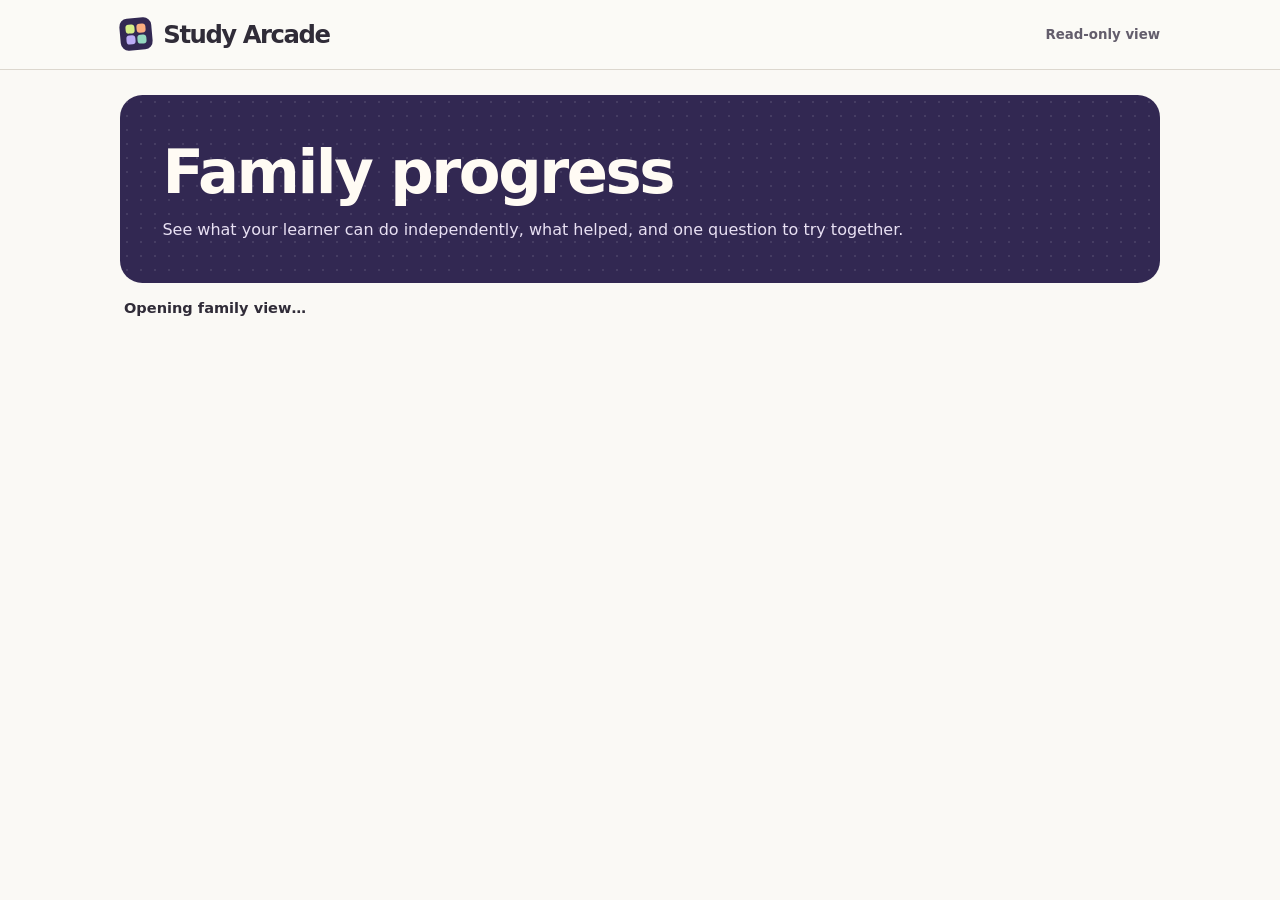
<file: src/parent-view.html>
<!doctype html>
<html lang="en">
<head>
<meta charset="utf-8">
<meta name="viewport" content="width=device-width, initial-scale=1">
<meta name="referrer" content="no-referrer">
<meta name="robots" content="noindex,nofollow">
<meta name="theme-color" content="#322852">
<meta http-equiv="Content-Security-Policy" content="default-src 'none'; script-src 'unsafe-inline'; style-src 'unsafe-inline'; connect-src https://script.google.com https://script.googleusercontent.com; base-uri 'none'; form-action 'none'; object-src 'none'">
<title>Family progress · Study Arcade</title>
<style>
:root{color-scheme:light;--ink:#302c38;--muted:#635d6c;--line:#dcd7ce;--paper:#fffefa;--purple:#322852;--green:#d7ee94;--reading:#f6f4ed;--heading:"Bricolage Grotesque",ui-rounded,"Trebuchet MS",system-ui,sans-serif;--body:"DM Sans",system-ui,-apple-system,sans-serif}
*{box-sizing:border-box}body{margin:0;background:#faf9f5;color:var(--ink);font-family:var(--body);line-height:1.45}button{font:inherit}.frame{width:min(65rem,calc(100% - 2.5rem));margin-inline:auto}.sitehead{border-bottom:1px solid var(--line);background:#fbfaf6}.nav{display:flex;align-items:center;justify-content:space-between;min-height:4.3rem;gap:1rem}.brand{display:inline-flex;align-items:center;gap:.7rem;font:800 1.52rem var(--heading);letter-spacing:-.06em}.mark{padding:.39rem;display:grid;grid-template-columns:repeat(2,.55rem);gap:.13rem;background:var(--purple);border-radius:.5rem;transform:rotate(-5deg)}.mark i{width:.55rem;height:.55rem;background:#d6ef87;border-radius:.2rem}.mark i:nth-child(2){background:#f9ad80}.mark i:nth-child(3){background:#bbacf5}.mark i:nth-child(4){background:#94d8bf}.nav small{font-weight:650;color:var(--muted)}
main{padding-block:1.6rem 3rem}h1,h2,h3,p{margin:0}h1,h2,h3{font-family:var(--heading);line-height:1.12;letter-spacing:-.04em}h1{font-size:clamp(2.25rem,7vw,3.8rem)}h2{font-size:clamp(1.5rem,4vw,2rem)}h3{font-size:1.12rem}.hero{border-radius:1.4rem;padding:clamp(1.35rem,4.5vw,2.65rem);background-color:var(--purple);background-image:radial-gradient(#ffffff19 .8px,transparent 1px);background-size:14px 14px;color:#fffbf4;display:flex;align-items:center;justify-content:space-between;gap:1.1rem}.hero p{margin-top:.75rem;color:#e8e0f3}.refresh{border:0;border-radius:2rem;min-height:44px;padding:.64rem 1.05rem;font-weight:750;background:var(--green);color:#222c1c;cursor:pointer;white-space:nowrap}.refresh:focus-visible,.skip:focus-visible{outline:3px solid #e2904c;outline-offset:3px}.refresh:disabled{cursor:wait;opacity:.82}.refresh[hidden],[hidden]{display:none!important}.skip{position:absolute;left:1rem;top:-7rem;background:white;color:var(--ink);padding:.5rem;z-index:5}.skip:focus{top:.5rem}
.statusline{display:flex;justify-content:space-between;gap:.5rem 1rem;align-items:baseline;flex-wrap:wrap;margin:.85rem .25rem 0;font-size:.91rem}.statusline span:first-child{font-weight:660}.statusline p{color:var(--muted)}#connection[data-level="warn"]{color:#8c3a22}.notice,.empty{border:1px solid var(--line);border-radius:1rem;background:var(--paper);padding:1.15rem 1.3rem}.notice{margin-top:1rem;background:#fff4dc;color:#603f24}.empty{margin-top:1.2rem}.empty p{margin-top:.5rem;color:var(--muted);max-width:65ch}section.reportgroup{margin-top:2rem}.explain{margin:.4rem 0 .9rem;max-width:74ch;color:var(--muted)}.metrics,.subjects,.recent,.devices{display:grid;gap:.8rem}.metrics{grid-template-columns:repeat(3,minmax(0,1fr))}.subjects{grid-template-columns:repeat(4,minmax(0,1fr));margin-top:.85rem}.recent,.devices{grid-template-columns:repeat(auto-fit,minmax(min(100%,21rem),1fr))}.card{border:1px solid var(--line);border-radius:.95rem;padding:1rem;background:var(--paper);min-width:0;overflow-wrap:anywhere}.metric{border:1px solid #ddd7e6;background:#f0ebf7;border-radius:.9rem;padding:1rem 1.12rem}.metric strong{display:block;font:790 clamp(1.7rem,5vw,2.5rem)/1.1 var(--heading);letter-spacing:-.045em}.metric span{display:block;margin:.25rem 0;color:#51475c;font-weight:650}.metric small{color:var(--muted)}.subject{border-top:.34rem solid var(--hue)}.subject p{margin-top:.55rem;color:var(--muted);font-size:.94rem}progress{appearance:none;width:100%;height:.45rem;border:none;border-radius:1rem;background:#ece9e3;color:#5c5273}progress::-webkit-progress-bar{border-radius:1rem;background:#ece9e3}progress::-webkit-progress-value{border-radius:1rem;background:#5c5273}progress::-moz-progress-bar{border-radius:1rem;background:#5c5273}.subject progress{display:block;margin-top:.8rem}.recent .card{background:#fbf8ee}.card .detail{margin-top:.5rem;color:var(--muted)}.device .count{margin:.65rem 0;font-weight:640}.device dl{display:grid;grid-template-columns:auto 1fr;column-gap:.8rem;row-gap:.3rem;font-size:.92rem;margin:.8rem 0 0}.device dt{color:var(--muted)}.device dd{margin:0}.review-list{margin:.6rem 0 0;padding-left:1.2rem}
@media(max-width:720px){.subjects{grid-template-columns:repeat(2,minmax(0,1fr))}}
@media(max-width:540px){.frame{width:calc(100% - 1.5rem)}main{padding-top:1rem}.hero{align-items:flex-start;flex-direction:column}.metrics{grid-template-columns:1fr}.metric{display:grid;grid-template-columns:auto 1fr;align-items:center;gap:.05rem .75rem;padding:.7rem .9rem}.metric strong{grid-row:span 2}.metric span{margin:0}.metric small{grid-column:2}.device dl{grid-template-columns:1fr}.device dd+dt{margin-top:.2rem}.statusline{display:block}.statusline p{margin-top:.25rem}}
.coaching{display:grid;grid-template-columns:repeat(auto-fit,minmax(min(100%,22rem),1fr));gap:.8rem;margin-top:1rem}.coaching .card{border-left:4px solid #9a89bb}.coaching .card:last-child{border-left-color:#a1b879}.coaching p{margin-top:.5rem}.coach-label{font-size:.82rem;color:var(--muted);font-weight:700}.skills-details{margin-top:1rem;border-bottom:1px solid var(--line)}.skills-details summary{padding:.75rem 0;font-weight:700;cursor:pointer}.skills-details summary:focus-visible{outline:3px solid #7b5aa8;outline-offset:2px}.skills-list{list-style:none;margin:0;padding:0}.skills-list li{padding:.75rem 0;border-top:1px solid var(--line)}.skills-list small{display:block;color:var(--muted)}.guide-empty{margin:.75rem 0;color:var(--muted)}
@media(prefers-reduced-motion:reduce){*{scroll-behavior:auto}}
#grade-report .recent{margin-top:.85rem}#grade-report .recent .card{background:#f3f7ed}
</style>
</head>
<body>
<a class="skip" href="#main">Skip to progress</a>
<header class="sitehead"><div class="frame nav"><div class="brand"><span class="mark" aria-hidden="true"><i></i><i></i><i></i><i></i></span>Study Arcade</div><small>Read-only view</small></div></header>
<main class="frame" id="main" tabindex="-1">
  <div class="hero"><div><h1>Family progress</h1><p>See what your learner can do independently, what helped, and one question to try together.</p></div><button id="refresh" class="refresh" type="button" hidden>Refresh now</button></div>
  <div class="statusline"><span id="connection" role="status" aria-live="polite">Opening family view…</span><p id="last-check"></p></div>
  <p id="warning" class="notice" hidden></p>
  <noscript><p class="notice">Enable JavaScript to open the family view.</p></noscript>
  <div id="empty" class="empty" hidden><h2 id="empty-title"></h2><p id="empty-body"></p></div>
  <section class="reportgroup" id="grade-report" aria-label="Grade 2 fieldbook" hidden></section>
  <div id="report" hidden>
    <section class="reportgroup" aria-labelledby="guide-title">
      <h2 id="guide-title">Grade 7 skill guides</h2>
      <p id="guide-intro" class="explain"></p>
      <div id="guide-metrics" class="metrics"></div>
      <div id="coaching" class="coaching"></div>
      <details id="skills-details" class="skills-details" hidden><summary>Skill-by-skill evidence</summary><ul id="skills-list" class="skills-list"></ul></details>
    </section>
    <section class="reportgroup" aria-labelledby="overview-title"><h2 id="overview-title">Original practice and study blocks</h2><p class="explain">The original 52-question bank covers four subjects. Each question and each checked study block counts once across devices.</p><div id="metrics" class="metrics"></div><div id="subjects" class="subjects"></div></section>
    <section class="reportgroup" aria-labelledby="recent-title"><h2 id="recent-title">Latest workbook</h2><p class="explain" id="recent-source"></p><div id="recent" class="recent"></div></section>
    <section class="reportgroup" aria-labelledby="devices-title"><h2 id="devices-title">Device reports</h2><p class="explain">Notes and labs are counted per browser. Written answers stay in the workbook.</p><div id="devices" class="devices"></div></section>
  </div>
</main>
<script>@@LIVE_COMMON@@</script>
<script>@@GUIDE_SHARED@@</script>
<script>
(() => {
  'use strict';
  const subjects = [
    {key:'computing', name:'Computing', size:16, hue:'#b7a4da'},
    {key:'math', name:'Math', size:12, hue:'#eba67f'},
    {key:'poetry', name:'Poetry', size:12, hue:'#e2bd57'},
    {key:'science', name:'Science', size:12, hue:'#8bc3ae'}
  ];
  const labs = new Map([
    ['cs-client','Design brief'], ['cs-flex','Flexbox'], ['cs-selector','CSS selectors'],
    ['cs-runner','Sprite runner'], ['math-area','Area model'], ['math-substitution','Substitution'],
    ['science-particles','Particle model'], ['science-assembly','Molecule assembly'], ['poetryStudio','Poetry studio']
  ]);
  const byId = name => document.getElementById(name);
  const h = (tag, text, cls) => {
    const el = document.createElement(tag);
    if (text !== undefined && text !== null) el.textContent = text;
    if (cls) el.className = cls;
    return el;
  };
  const formatter = new Intl.DateTimeFormat(undefined, {year:'numeric',month:'short',day:'numeric',hour:'numeric',minute:'2-digit',timeZoneName:'short'});
  const stamp = ms => Number.isFinite(ms) ? formatter.format(ms) : 'Unavailable';
  const plural = (n, singular, multiple = singular + 's') => n + ' ' + (n === 1 ? singular : multiple);
  const label = id => 'Device · ' + (id.replace(/[^a-z0-9]/gi,'').slice(-6).toUpperCase() || 'Unknown');
  const list = x => Array.isArray(x) ? x : [];
  const validTime = ms => typeof ms === 'number' && Number.isFinite(ms) && ms > 0 && !Number.isNaN(new Date(ms).getTime());
  const ids = x => new Set(list(x).filter(id => typeof id === 'string' && id.length > 0));
  const numbers = (x, size) => new Set(list(x).filter(n => Number.isInteger(n) && n >= 0 && n < size));
  const add = (target, values) => { for (const value of values) target.add(value); };
  const boundedCount = (value, max) => Number.isInteger(value) && value >= 0 && value <= max ? value : null;
  const isObject = value => value !== null && typeof value === 'object' && !Array.isArray(value);
  const dateFormat = new Intl.DateTimeFormat(undefined,{month:'short',day:'numeric',year:'numeric'});
  function asDay(value) {
    let raw = String(value ?? '');
    if (/^\d{4}-\d{2}-\d{2}$/.test(raw)) raw = raw.replace(/-/g,'');
    if (!/^\d{8}$/.test(raw)) return null;
    const year = Number(raw.slice(0,4)), month = Number(raw.slice(4,6)), day = Number(raw.slice(6));
    const date = new Date(year,month-1,day);
    return year >= 2000 && date.getFullYear() === year && date.getMonth() + 1 === month && date.getDate() === day ? Number(raw) : null;
  }
  function displayDay(day) {
    const raw = String(day);
    return dateFormat.format(new Date(+raw.slice(0,4),+raw.slice(4,6)-1,+raw.slice(6)));
  }
  function checkinDay(at) {
    const day = asDay(at);
    if (day) return day;
    const ms = typeof at === 'number' ? at : typeof at === 'string' && /^\d{4}-\d{2}-\d{2}T/.test(at) ? Date.parse(at) : NaN;
    if (!validTime(ms)) return null;
    const date = new Date(ms);
    return asDay(date.getFullYear() * 10000 + (date.getMonth()+1) * 100 + date.getDate());
  }
  function schoolPlan(raw) {
    const date = asDay(raw?.date);
    if (!date || !Array.isArray(raw.tasks)) return null;
    const tasks = raw.tasks.slice(0,64).filter(t => typeof t?.id === 'string' && t.id.length && typeof t.title === 'string' && t.title.trim())
      .map(t => ({id:t.id,title:t.title.trim().slice(0,200)}));
    return {date,tasks};
  }
  function blank() {
    return {
      subjects:Object.fromEntries(subjects.map(s => [s.key, {tried:new Set(),solved:new Set(),due:new Set()}])),
      blocks:{all:new Set(),started:new Set(),done:new Set()}
    };
  }
  function normalise(record) {
    const s = record?.snapshot;
    if (typeof record?.id !== 'string' || !record.id || !validTime(record.received) || s?.v !== 1 || !s.subjects || typeof s.subjects !== 'object' || Array.isArray(s.subjects)) return null;
    const out = blank();
    out.id = record.id;
    out.received = record.received;
    out.guide = isObject(s.guide) ? s.guide : null;
    out.school = schoolPlan(s.school);
    out.schoolNext = schoolPlan(s.schoolNext);
    const checkedOn = checkinDay(s.checkin?.at);
    out.checkin = checkedOn && typeof s.checkin?.tricky === 'string' ? {at:checkedOn,tricky:s.checkin.tricky} : null;
    const activity = typeof s.at === 'string' ? Date.parse(s.at) : NaN;
    out.activity = validTime(activity) ? activity : null;
    for (const subject of subjects) {
      const data = s.subjects?.[subject.key];
      const counts = out.subjects[subject.key];
      for (const k of ['tried','solved','due']) counts[k] = numbers(data?.[k], subject.size);
      add(counts.tried, counts.solved);
    }
    for (const k of ['all','started','done']) out.blocks[k] = ids(s.blocks?.[k]);
    add(out.blocks.all, out.blocks.started);
    add(out.blocks.all, out.blocks.done);
    out.notes = boundedCount(s.notes, Number.MAX_SAFE_INTEGER) ?? 0;
    out.labs = [...ids(s.labs)].filter(lab => labs.has(lab));
    out.exam = s.exam && typeof s.exam.done === 'boolean' ? {
      done:s.exam.done, answered:boundedCount(s.exam.answered,6), score:boundedCount(s.exam.score,6)
    } : null;
    return out;
  }
  function level(message, warning = false) {
    const el = byId('connection');
    if (el.textContent !== message) el.textContent = message;
    el.dataset.level = warning ? 'warn' : 'ok';
  }
  function warning(message) {
    byId('warning').textContent = message;
    byId('warning').hidden = !message;
  }
  function empty(title, text) {
    byId('report').hidden = true;
    byId('empty').hidden = false;
    byId('empty-title').textContent = title;
    byId('empty-body').textContent = text;
  }
  function combine(devices) {
    const aggregate = blank();
    for (const device of devices) {
      for (const {key} of subjects) {
        add(aggregate.subjects[key].tried, device.subjects[key].tried);
        add(aggregate.subjects[key].solved, device.subjects[key].solved);
      }
      for (const k of ['all','started','done']) add(aggregate.blocks[k], device.blocks[k]);
    }
    return aggregate;
  }
  function questionTotal({subjects:groups}, key) {
    return subjects.reduce((total, subject) => total + groups[subject.key][key].size,0);
  }
  function metric(value, title, detail) {
    const el = h('div', null, 'metric');
    el.append(h('strong',value),h('span',title),h('small',detail));
    return el;
  }
  function showOverview(totals) {
    const blocks = totals.blocks;
    let inProgress = 0;
    for (const id of blocks.started) if (!blocks.done.has(id)) inProgress++;
    byId('metrics').replaceChildren(
      metric(questionTotal(totals,'tried'),'Questions tried','52 questions in four subjects'),
      metric(questionTotal(totals,'solved'),'Questions solved','Solved on at least one device'),
      metric(blocks.done.size,'Study blocks checked',blocks.all.size ? 'Of ' + blocks.all.size + ' reported · ' + inProgress + ' started, still open' : 'No plan blocks reported')
    );
    const cards = subjects.map(s => {
      const counts = totals.subjects[s.key];
      const article = h('article',null,'card subject');
      article.style.setProperty('--hue',s.hue);
      const progress = h('progress'); progress.max = s.size; progress.value = counts.solved.size;
      progress.setAttribute('aria-label',s.name + ': ' + counts.solved.size + ' of ' + s.size + ' questions solved');
      article.append(h('h3',s.name),progress,h('p',counts.tried.size + ' tried · ' + counts.solved.size + ' of ' + s.size + ' solved'));
      return article;
    });
    byId('subjects').replaceChildren(...cards);
  }
  function nextSchoolTask(devices, today) {
    // A reused block id on an older day's plan is a different task occurrence.
    const dates = new Map();
    for (const device of devices) for (const plan of [device.school,device.schoolNext].filter(Boolean)) {
      let same = dates.get(plan.date);
      if (!same) {
        same = {date:plan.date,latest:device,tasks:plan.tasks,done:new Set()};
        dates.set(plan.date,same);
      } else if (device.received > same.latest.received) {
        same.latest = device;
        same.tasks = plan.tasks;
      }
      add(same.done,device.blocks.done);
    }
    const groups = [...dates.values()].sort((a,b) => a.date-b.date);
    const current = groups.filter(group => group.date >= today);
    const pending = current.map(group => ({group,task:group.tasks.find(t => !group.done.has(t.id))})).find(x => x.task);
    const card = h('article',null,'card');
    card.append(h('h3','Next school task'));
    if (pending) {
      const {group,task} = pending;
      card.append(h('p',(group.date === today ? 'Dated for today' : 'Upcoming plan') + ' · ' + displayDay(group.date),'coach-label'));
      card.append(h('p',task.title),h('p','Ask where the work belongs and what the first step will look like.','detail'));
    } else if (current.length) {
      const date = current[0].date;
      const named = current.some(group => group.tasks.length > 0);
      card.append(h('p', named ? 'Every listed task on the reported plans dated ' + displayDay(date) + ' or later is checked.' : 'The plan dated ' + displayDay(date) + ' has no tasks listed.','detail'));
    } else if (groups.length) {
      card.append(h('p','The last dated school plan was ' + displayDay(groups[groups.length-1].date) + '. Open the learner’s planner for the current assignment.','detail'));
    } else {
      card.append(h('p','These reports include no dated school plan. Ask your learner which assignment has the next deadline.','detail'));
    }
    return card;
  }
  function nextCoach(rows,devices,today,hasGuide) {
    const card = h('article',null,'card');
    card.append(h('h3','Try this together'));
    const picked = devices.find(d => d.checkin?.at === today && rows.some(r => r.id === d.checkin.tricky));
    const flagged = picked ? rows.find(r => r.id === picked.checkin.tricky) : null;
    const help = rows.find(r => r.progress.needsHelp && !r.progress.remembered);
    const recall = rows.find(r => r.progress.recallDue && !r.progress.remembered);
    const supported = rows.find(r => r.progress.supported > 0 && r.progress.solo < 2 && !r.progress.remembered);
    const partial = rows.find(r => r.progress.solo === 1 && !r.progress.remembered);
    const skill = flagged || help || recall || supported || partial;
    if (skill) {
      const reason = flagged ? 'Your learner flagged this as tricky on ' + displayDay(today) + '.'
        : help ? 'The latest combined practice shows an unresolved difficulty.'
        : recall ? 'Your learner solved the practice and a later-day recall is ready.'
        : supported ? 'A hint helped with an item. Invite a fresh attempt before offering another clue.'
        : 'Your learner has solved one of the two independent practice items.';
      card.append(h('p',skill.title,'coach-label'),h('p',reason,'detail'),h('p',skill.coach));
    } else if (rows.some(r => r.progress.solo || r.progress.supported || r.progress.stretch || r.progress.remembered)) {
      card.append(h('p','Ask your learner to choose one skill from the list below and show how they would explain it to a friend.','detail'));
    } else {
      card.append(h('p',hasGuide ? 'Ask which skill your learner would like to try. Invite one prediction before showing the worked example.' : 'These reports contain no guide evidence yet. Invite your learner to choose a skill and try its worked example.','detail'));
    }
    return card;
  }
  function showGuides(devices) {
    const guides = GuideSkills;
    const today = guides.day();
    const hasGuide = devices.some(d => d.guide !== null);
    const ledger = guides.merge(...devices.map(d => d.guide).filter(Boolean));
    const rows = guides.catalog.map(skill => ({...skill,progress:guides.status(ledger,skill.id,today)}));
    const active = rows.filter(({progress:p}) => p.solo || p.supported || p.stretch || p.remembered || p.needsHelp || p.recallDue);
    const soloCount = rows.reduce((n,r) => n+r.progress.solo,0);
    const supportedCount = rows.reduce((n,r) => n+r.progress.supported,0);
    const independentSkills = rows.filter(r => r.progress.solo === 2).length;
    const recalledSkills = rows.filter(r => r.progress.remembered).length;
    byId('guide-intro').textContent = !hasGuide ? 'These workbooks reported activity from the original workbook. Guided practice will appear when an updated workbook reports.'
      : !active.length ? 'An updated workbook is connected. No guided answers or recall results have been reported yet.'
      : 'Each guide has two independent practice items. A correct answer after a hint is recorded separately. Cross-device copies count once in each measure.';
    byId('guide-metrics').replaceChildren(...(hasGuide ? [
      metric(independentSkills,'Skills with both items solved unaided',plural(soloCount,'distinct core item') + ' solved unaided across all skills'),
      metric(supportedCount,'Items solved with help','Distinct correct items after using support'),
      metric(recalledSkills,'Skills recalled later','Fresh recall question solved on a later day')
    ] : []));
    byId('coaching').replaceChildren(nextCoach(rows,devices,today,hasGuide),nextSchoolTask(devices,today));
    const summary = active.map(({title,progress:p}) => {
      const item = h('li');
      const labels = [p.solo + '/2 independent',plural(p.supported,'hint-supported item')];
      if (p.stretch) labels.push('Advanced item solved independently');
      if (p.remembered) labels.push('Recalled on a later day');
      else if (p.recallDue) labels.push('Later-day recall ready');
      if (p.needsHelp) labels.push('May need another example');
      item.append(h('strong',title),h('small',labels.join(' · ')));
      return item;
    });
    byId('skills-list').replaceChildren(...summary);
    byId('skills-details').hidden = !summary.length;
  }
  function showRecent(latest) {
    byId('recent-source').textContent = label(latest.id) + (latest.activity ? ' · Last study activity ' + stamp(latest.activity) : ' · Report received ' + stamp(latest.received)) + '. Review and rehearsal reflect this workbook only.';
    const review = h('article',null,'card');
    review.append(h('h3','Review due'));
    const due = subjects.filter(s => latest.subjects[s.key].due.size);
    if (due.length) {
      const ul = h('ul',null,'review-list');
      for (const s of due) ul.append(h('li',s.name + ' · ' + plural(latest.subjects[s.key].due.size,'question')));
      review.append(ul);
    } else review.append(h('p','No questions were due when this workbook reported.','detail'));
    const math = h('article',null,'card');
    math.append(h('h3','Math rehearsal'));
    let examText = 'No rehearsal reported by this workbook.';
    const exam = latest.exam;
    if (exam?.done) examText = exam.score === null ? 'Round completed.' : 'Round completed · ' + exam.score + ' of 6 correct.';
    else if (exam) examText = exam.answered === null ? 'Round in progress.' : 'Round in progress · ' + exam.answered + ' of 6 answered.';
    math.append(h('p',examText,'detail'));
    byId('recent').replaceChildren(review,math);
  }
  function deviceCard(device) {
    const card = h('article',null,'card device');
    const terms = h('dl');
    const row = (term, value) => terms.append(h('dt',term),h('dd',value));
    row('Last study activity',stamp(device.activity));
    row('Report received',stamp(device.received));
    row('Notebook',plural(device.notes,'written entry','written entries'));
    row('Labs used',device.labs.length ? device.labs.map(x => labs.get(x)).join(' · ') : 'None reported');
    card.append(h('h3',label(device.id)),h('p',questionTotal(device,'tried') + ' tried · ' + questionTotal(device,'solved') + ' solved · ' + plural(device.blocks.done.size,'checked block'),'count'),terms);
    return card;
  }
  @@GRADE_REPORT@@
  const freshness = (a,b) => (b.activity ?? 0) - (a.activity ?? 0) || b.received - a.received || a.id.localeCompare(b.id);
  let gradeReports = [], reports = [], lastSuccess = null, activeIdentity = null, inFlight = false, authBlocked = false;
  function showReports() {
    gradeOverview(gradeReports);
    if (!reports.length && gradeReports.length){byId("empty").hidden=true;byId("report").hidden=true;return;}
    if (!reports.length) {
      empty('Waiting for the first update','Open the private learner link in a study browser and use the workshop. New reports appear here automatically while this page is visible.');
      return;
    }
    byId('empty').hidden = true;
    byId('report').hidden = false;
    showGuides(reports);
    showOverview(combine(reports));
    showRecent(reports[0]);
    byId('devices').replaceChildren(...reports.map(deviceCard));
  }
  function clearReports() {
    reports = [];gradeReports=[];byId("grade-report").replaceChildren();byId("grade-report").hidden=true;
    lastSuccess = null;
    byId('last-check').textContent = '';
    for (const k of ['metrics','subjects','recent','devices','guide-metrics','coaching','skills-list']) byId(k).replaceChildren();
    byId('guide-intro').textContent = '';
    byId('skills-details').hidden = true;
    byId('recent-source').textContent = '';
    byId('report').hidden = true;
    warning('');
  }
  function unauthorized(e) {
    return [401,403].includes(Number(e?.status ?? e?.response?.status ?? e?.code)) ||
      /unauthori[sz]ed|forbidden|permission.denied|invalid.token|invalid.credential|access.denied|family connection was not accepted|\b401\b|\b403\b/i.test(String(e?.message ?? e));
  }
  function needsLink(invalid) {
    activeIdentity = null;
    authBlocked = invalid;
    clearReports();
    byId('refresh').hidden = !invalid;
    level(invalid ? 'Connection needs attention' : 'Awaiting family link',invalid);
    empty(invalid ? 'Open the parent link again' : 'Connect this browser',
      'Open the private parent viewing link from your family setup in this browser. Use the separate learner link on each study device. Keep both links with your family.');
  }
  async function refresh() {
    if (inFlight || document.hidden) return;
    const btn = byId('refresh');
    let config;
    try {
      config = window.ArcadeLive.readConfig('reader');
    } catch (_) {
      needsLink(true); return;
    }
    if (!config) { needsLink(false); return; }
    const identity = JSON.stringify(config);
    if (activeIdentity !== identity) {
      clearReports(); activeIdentity = identity;
      empty('Checking for updates','Loading summaries from the connected workbooks.');
    }
    authBlocked = false;
    inFlight = true;
    btn.hidden = false; btn.disabled = true;
    if (!lastSuccess) level('Checking for updates…');
    try {
      const raw = await window.ArcadeLive.readDevices(config);
      if (!Array.isArray(raw)) throw new Error('Invalid report');
      const latestPerDevice = new Map();
      let skipped = 0;
      for (const row of raw) {
        const item = gradeRecord(row) || normalise(row);
        if (!item) {skipped++; continue;}
        if (!latestPerDevice.has(item.id) || item.received > latestPerDevice.get(item.id).received) latestPerDevice.set(item.id,item);
      }
      if (raw.length && !latestPerDevice.size) throw new Error('No readable device reports');
      gradeReports=[...latestPerDevice.values()].filter(d=>d.grade2);
      reports = [...latestPerDevice.values()].filter(d=>!d.grade2).sort(freshness);
      lastSuccess = Date.now();
      byId('last-check').textContent = 'Last checked ' + stamp(lastSuccess);
      const old = latestPerDevice.size && [...latestPerDevice.values()].every(d => lastSuccess - d.received > 86400000);
      const notes = [];
      if (skipped) notes.push('Some device reports could not be read.');
      if (old) notes.push('The newest device upload is over a day old. These figures reflect the last reports received.');
      warning(notes.join(' '));
      level(latestPerDevice.size ? 'Connected · refreshes every 15 seconds' : 'Connected · waiting for an update');
      showReports();
    } catch (e) {
      if (unauthorized(e)) {
        needsLink(true);
        level('Parent link rejected',true);
        warning('Access could not be verified. Open the current parent link from your private family setup, or retry.');
      } else {
        level('Refresh unavailable',true);
        const message = lastSuccess ? 'Showing the last successful check. Figures may be out of date.' : 'A current report could not be loaded.';
        warning(message + ' Check the connection and select Refresh now to retry.');
        if (!lastSuccess) empty('Could not load progress','This page will check again while it is open.');
      }
    } finally {
      inFlight = false; btn.disabled = false;
    }
  }
  byId('refresh').addEventListener('click',refresh);
  window.addEventListener('hashchange',() => { if (location.hash.startsWith('#view=')) location.reload(); });
  window.addEventListener('focus',refresh);
  document.addEventListener('visibilitychange',() => { if (!document.hidden) refresh(); });
  window.setInterval(() => { if (!document.hidden && !authBlocked) refresh(); },15000);
  refresh();
})();
</script>
</body>
</html>
</file>
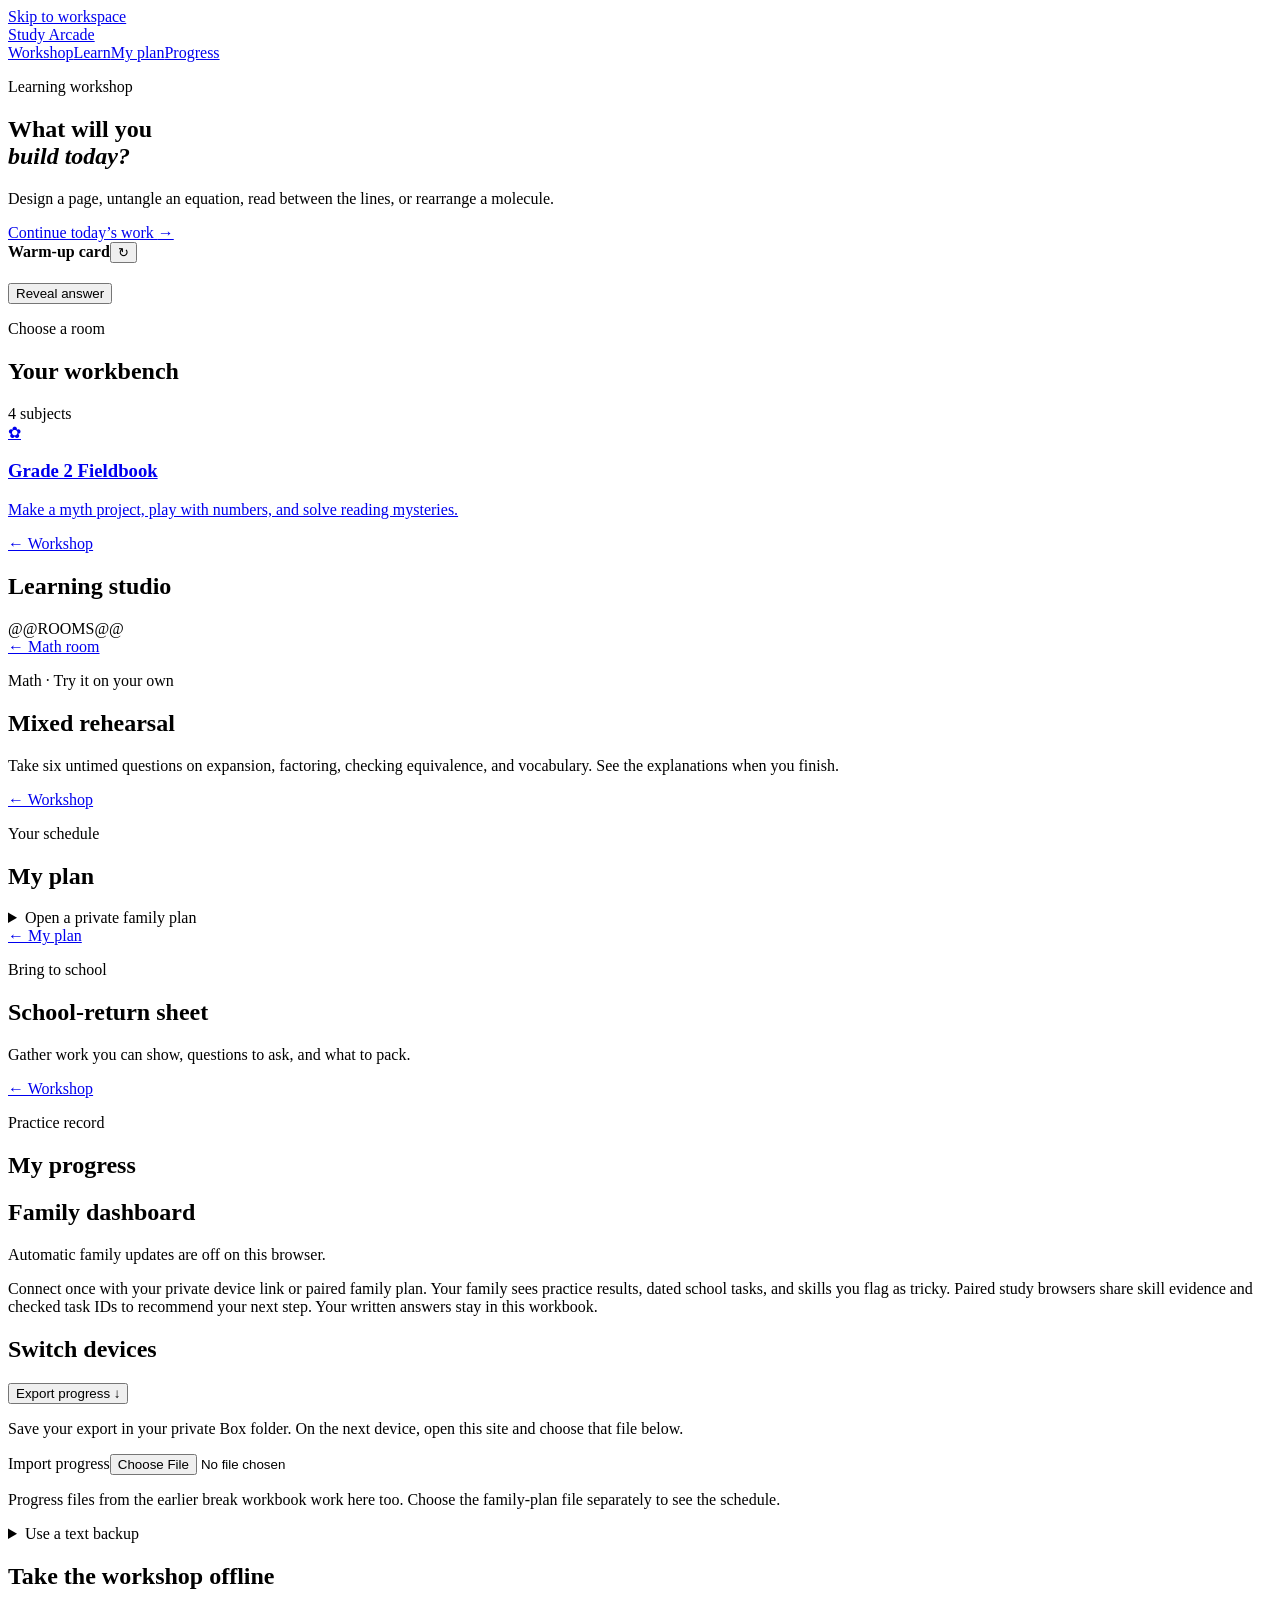
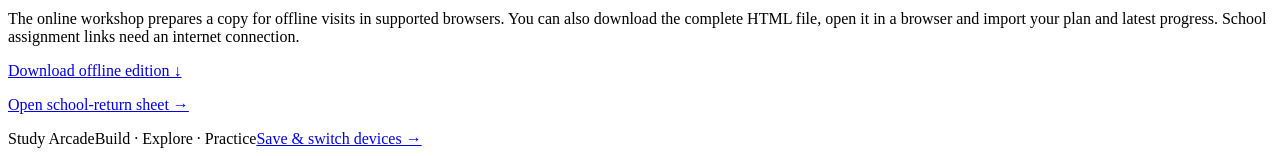
<file: src/shell.html>
<!doctype html>
<html lang="en"><head><meta charset="utf-8"><meta name="viewport" content="width=device-width, initial-scale=1"><meta name="theme-color" content="#322852">
<meta name="referrer" content="no-referrer"><meta http-equiv="Content-Security-Policy" content="default-src 'none'; script-src 'unsafe-inline'; worker-src 'self'; style-src 'unsafe-inline'; img-src data:; font-src data:; connect-src https://script.google.com https://script.googleusercontent.com; base-uri 'none'; form-action 'none'">
<title>Study Arcade · Workshop</title><style>@@CSS@@</style></head><body>
<a class="skip" href="#workspace">Skip to workspace</a>
<header class="sitehead"><div class="frame nav"><a href="#home" class="brand"><span aria-hidden="true" class="mark"><i></i><i></i><i></i><i></i></span>Study Arcade</a><nav aria-label="Main navigation"><a href="#home">Workshop</a><a href="#learn">Learn</a><a href="#plan">My plan</a><a href="#progress">Progress</a></nav></div></header>
<a id="saveWarning" class="frame" href="#progress" hidden></a><noscript><p class="frame">Enable JavaScript in your browser to use the activities and save progress.</p></noscript>
<main id="workspace" class="frame" tabindex="-1">
<section id="home" class="room active">
<div class="hero"><div class="hero-text"><p class="eyebrow"><span class="led"></span> Learning workshop</p><h1>What will you<br><em>build today?</em></h1><p>Design a page, untangle an equation, read between the lines, or rearrange a molecule.</p><a class="primary" id="continue" href="#computing">Continue today’s work <span aria-hidden="true">→</span></a></div>
<article class="quick"><div class="quick-head"><b>Warm-up card</b><button id="shuffle" aria-label="Next warm-up card" title="Next card">↻</button></div><div id="warmArt" aria-hidden="true"></div><h2 id="warmPrompt"></h2><button id="reveal" aria-expanded="false" aria-controls="warmAnswer">Reveal answer</button><p id="warmAnswer" hidden></p></article></div>
<div id="todayGuide" class="today-guide"></div>
<div class="section-title"><div><p class="eyebrow">Choose a room</p><h2>Your workbench</h2></div><span id="roomCount">4 subjects</span></div>
<div id="roomCards" class="room-cards"></div><aside id="reviewPanel" class="review" hidden></aside>
<a href="./grade-2/" class="grade-fieldbook"><span aria-hidden="true">✿</span><div><h3>Grade 2 Fieldbook</h3><p>Make a myth project, play with numbers, and solve reading mysteries.</p></div></a>
<div id="planTease" class="shelf"></div>
</section>
<section id="learn" class="room">
<a href="#home" class="back">← Workshop</a><h1>Learning studio</h1>
<div id="guideStart"></div><div id="guideControls"></div><div id="lessonPanel"></div>
</section>
@@ROOMS@@
<section id="rehearsal" class="room"><a href="#math" class="back">← Math room</a><p class="eyebrow">Math · Try it on your own</p><h1>Mixed rehearsal</h1><p class="intro">Take six untimed questions on expansion, factoring, checking equivalence, and vocabulary. See the explanations when you finish.</p><div class="card" id="exam"></div></section>
<section id="plan" class="room"><a href="#home" class="back">← Workshop</a><p class="eyebrow">Your schedule</p><h1>My plan</h1><div id="planner"></div><article class="card"><details id="familyDetails"><summary>Open a private family plan</summary><p>Choose the family-plan JSON file from your private folder. This browser reads the schedule on this device. On another device, open the same plan there.</p><label>Family-plan file<input type="file" id="familyFile" accept=".json,application/json"></label><div id="planPreview" hidden><p id="pendingPlan"></p><button type="button" id="usePlan">Use this plan</button> <button type="button" id="cancelPlan">Cancel</button></div><p role="status" id="planMessage"></p></details></article></section>
<section id="sheet" class="room"><a href="#plan" class="back">← My plan</a><p class="eyebrow">Bring to school</p><h1>School-return sheet</h1><p class="intro">Gather work you can show, questions to ask, and what to pack.</p><div id="sheetBody"></div></section>
<section id="progress" class="room"><a href="#home" class="back">← Workshop</a><p class="eyebrow">Practice record</p><h1>My progress</h1><div id="guideProgress"></div><div id="mastery"></div><div class="grid2"><article class="card"><h2>Family dashboard</h2><p id="familyStatus" role="status">Automatic family updates are off on this browser.</p><p>Connect once with your private device link or paired family plan. Your family sees practice results, dated school tasks, and skills you flag as tricky. Paired study browsers share skill evidence and checked task IDs to recommend your next step. Your written answers stay in this workbook.</p><button type="button" id="disconnectFamily" hidden>Pause family updates here</button><h2>Switch devices</h2><p id="storeStatus"></p><button class="primary" id="export" type="button">Export progress ↓</button><p>Save your export in your private Box folder. On the next device, open this site and choose that file below.</p><label>Import progress<input type="file" id="progressFile" accept=".json,application/json,text/plain"></label><p>Progress files from the earlier break workbook work here too. Choose the family-plan file separately to see the schedule.</p>
<details><summary>Use a text backup</summary><button id="showText" type="button">Show current backup</button><label>Progress JSON<textarea id="backupText" spellcheck="false"></textarea></label><button type="button" id="reviewText">Review pasted backup</button></details>
<div id="progressPreview" hidden><p id="pendingProgress"></p><button type="button" id="useProgress">Use this backup</button> <button type="button" id="cancelProgress">Cancel</button></div><p id="progressMessage" role="status"></p></article>
<article class="card"><h2>Take the workshop offline</h2><p>The online workshop prepares a copy for offline visits in supported browsers. You can also download the complete HTML file, open it in a browser and import your plan and latest progress. School assignment links need an internet connection.</p><a id="offline" class="secondary" download="Study_Arcade.html" href="./index.html">Download offline edition ↓</a><p><a href="#sheet">Open school-return sheet →</a></p></article></div></section>
</main><footer class="frame"><span class="footbrand">Study Arcade</span><span>Build · Explore · Practice</span><a href="#progress">Save &amp; switch devices →</a></footer><div id="paper"></div>
<script>const BANK=@@BANK@@;const GUIDES=@@GUIDES@@;
@@GUIDE_SHARED@@
@@LIVE_COMMON@@
@@APP@@
@@PARENT_SYNC@@
@@LABS@@
@@LEARNING@@
bootArcade();</script></body></html>
</file>
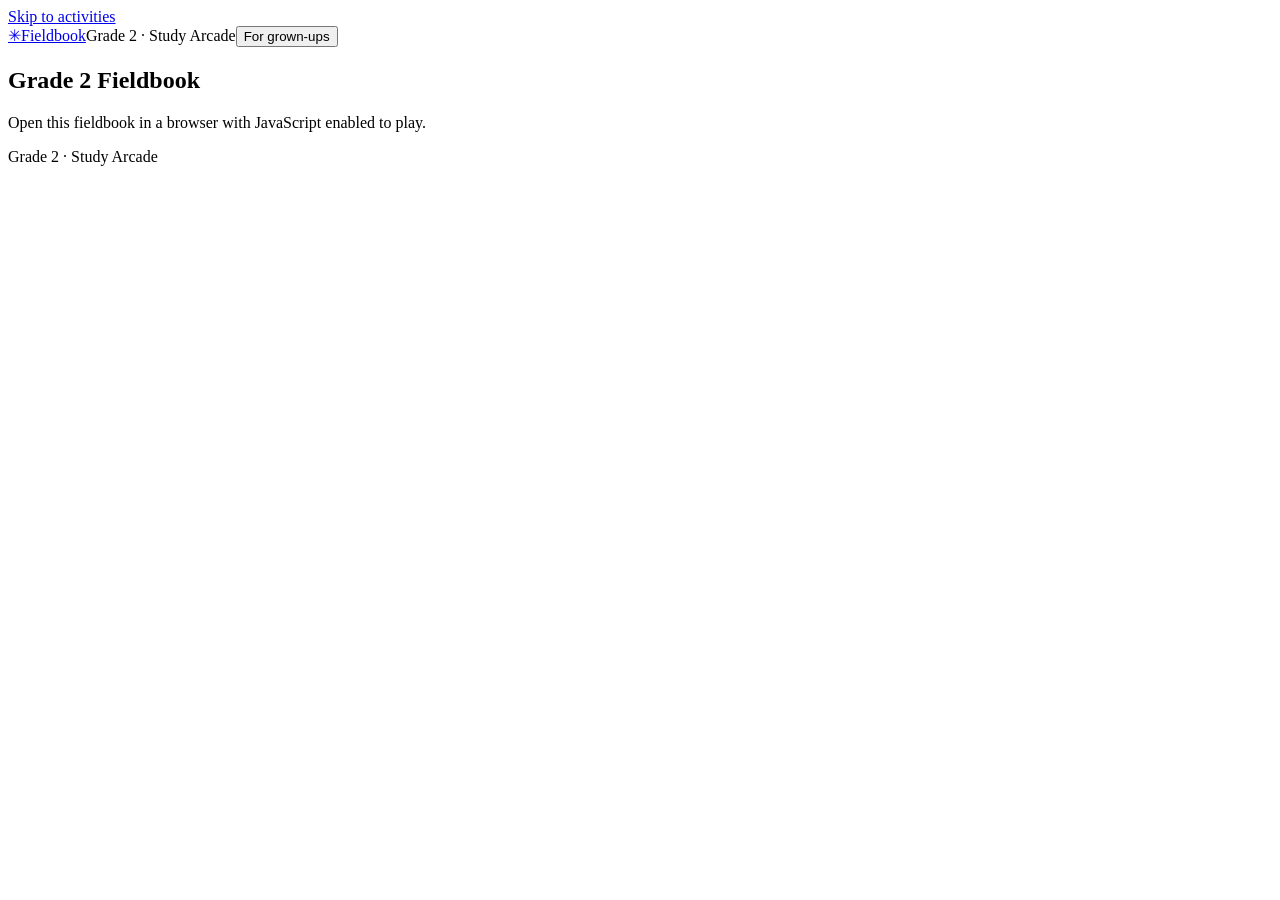
<file: src/grade2/page.html>
<!doctype html>
<html lang="en"><head><meta charset="utf-8"><meta name="viewport" content="width=device-width,initial-scale=1"><meta name="referrer" content="no-referrer"><meta name="theme-color" content="#193c35"><meta http-equiv="Content-Security-Policy" content="default-src 'none'; script-src 'unsafe-inline'; style-src 'unsafe-inline'; img-src data:; font-src data:; connect-src https://script.google.com https://script.googleusercontent.com; base-uri 'none'; form-action 'none'"><title>Grade 2 Fieldbook · Study Arcade</title><style>@@CSS@@</style></head>
<body><a class="skip" href="#main">Skip to activities</a>
<header><div class="mast"><a class="wordmark" href="#home" aria-label="Fieldbook home"><span class="brandmark" aria-hidden="true">✳</span><span>Fieldbook</span></a><span class="mastnote">Grade 2 · Study Arcade</span><button class="parentBtn" data-go="family">For grown-ups</button></div></header>
<nav aria-label="Main navigation"><div id="nav"></div></nav>
<main id="main" tabindex="-1"><section class="panel"><h1>Grade 2 Fieldbook</h1><p>Open this fieldbook in a browser with JavaScript enabled to play.</p></section></main>
<footer><span>Grade 2 · Study Arcade</span><span id="saveState" role="status"></span></footer>
<section id="paper" aria-label="Printable project sheet"></section>
<dialog id="backupDialog"><div id="dialogContent"></div><button id="closeDialog">Close</button></dialog>
<input type="file" id="familyInput" accept=".json,application/json" hidden>
<input type="file" id="fileInput" accept=".json,application/json,text/plain" hidden>
<script>@@LIVE_COMMON@@</script><script>const ART=@@ART@@;
const BOX_ART=@@BOXART@@;
@@CODE@@
</script></body></html>
</file>
